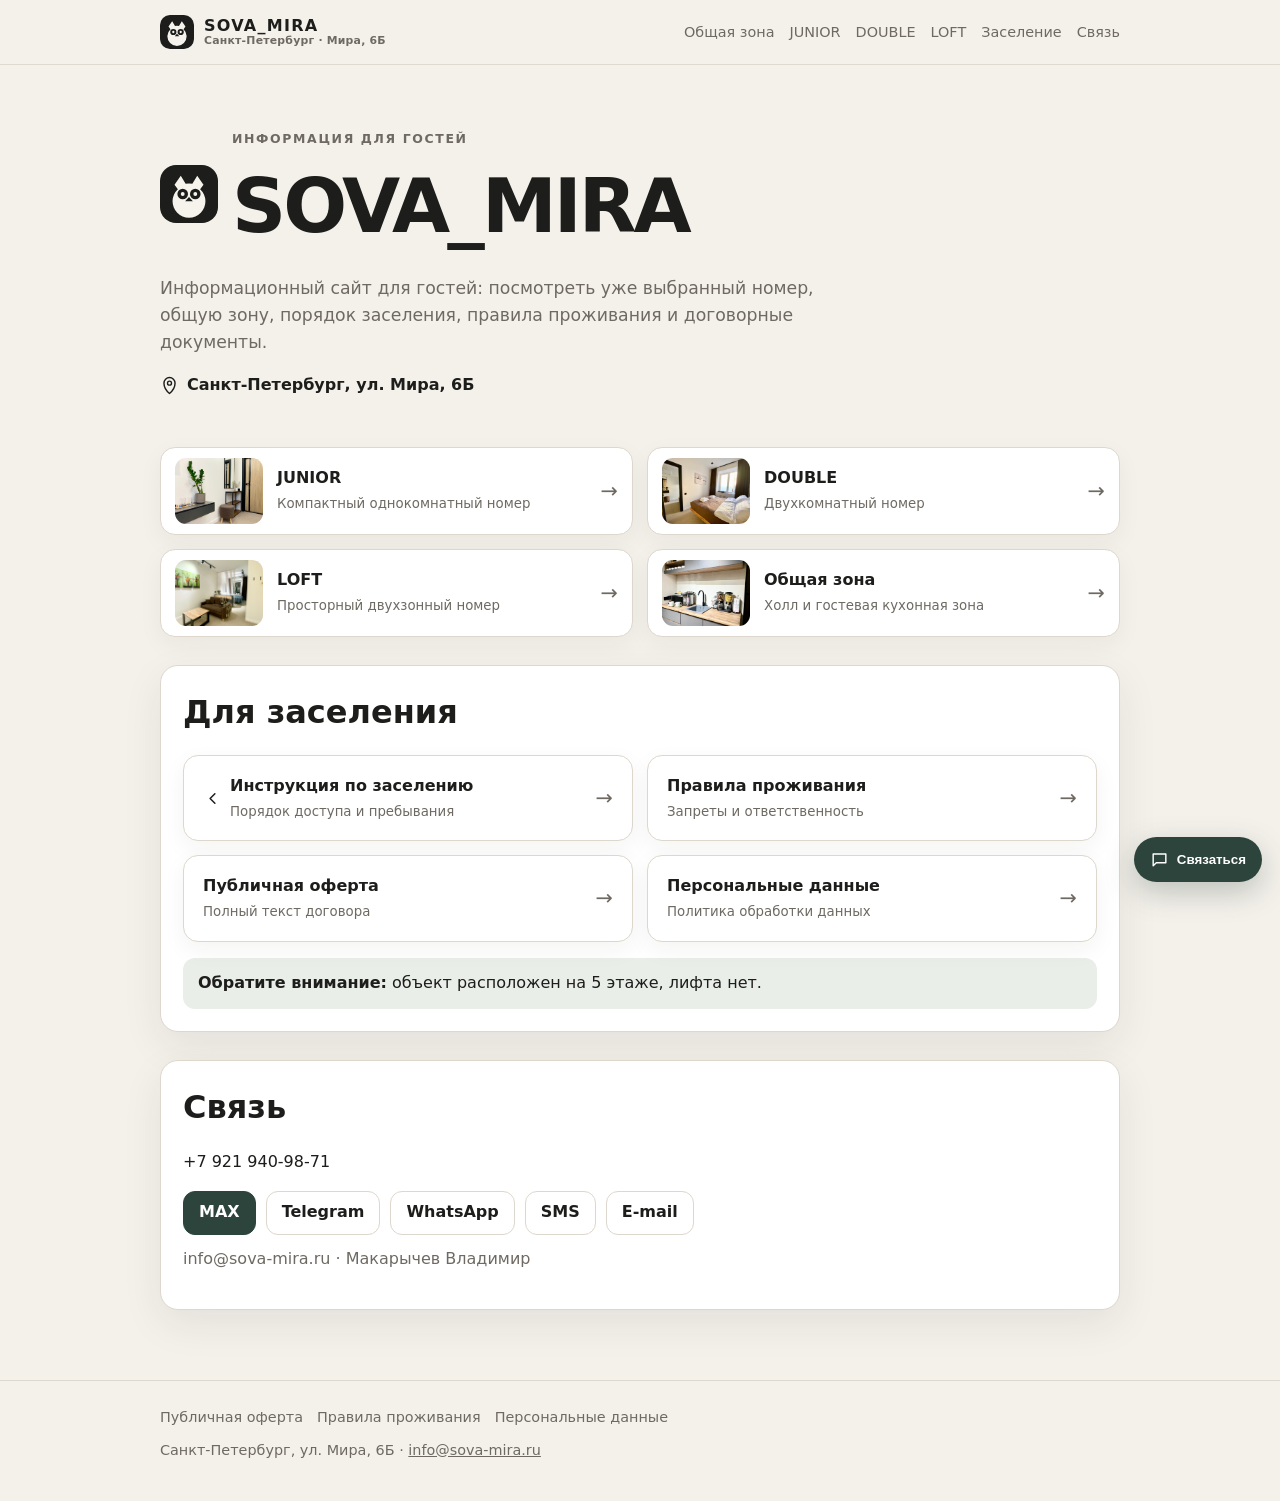
<file: index.html>
<!doctype html><html lang="ru"><head><meta charset="utf-8"><meta name="viewport" content="width=device-width,initial-scale=1"><title>SOVA_MIRA — информация для гостей</title><link rel="stylesheet" href="/assets/styles.css"><link rel="icon" href="/favicon.svg" type="image/svg+xml"></head><body><header><div class="wrap nav">
<a class="brand" href="/"><img src="/assets/logo.svg" alt="SOVA_MIRA"><span class="brand-copy"><span>SOVA_MIRA</span><small>Санкт-Петербург · Мира, 6Б</small></span></a>
<button class="nav-toggle" aria-label="Меню"><span class="icon"><svg viewBox="0 0 24 24" aria-hidden="true"><path d="M4 7h16M4 12h16M4 17h16" fill="none" stroke="currentColor" stroke-width="1.9" stroke-linecap="round"/></svg></span></button>
<nav>
<a href="/common/">Общая зона</a><a href="/junior/">JUNIOR</a><a href="/double/">DOUBLE</a><a href="/loft/">LOFT</a><a href="/checkin/">Заселение</a><a href="/#contact">Связь</a>
</nav></div></header><main><div class="wrap">
<section class="hero">
<div class="logo-hero"><img src="/assets/logo.svg" alt=""><div><div class="kicker">Информация для гостей</div><h1 style="margin-bottom:.18em">SOVA_MIRA</h1></div></div>
<p class="lead">Информационный сайт для гостей: посмотреть уже выбранный номер, общую зону, порядок заселения, правила проживания и договорные документы.</p>
<p><a class="map-link" href="https://yandex.ru/maps/?text=Санкт-Петербург%2C%20ул.%20Мира%2C%206Б" target="_blank" rel="noopener"><span class="icon"><svg viewBox="0 0 24 24" aria-hidden="true"><path d="M12 22s7-6 7-13a7 7 0 1 0-14 0c0 7 7 13 7 13z" fill="none" stroke="currentColor" stroke-width="1.8"/><circle cx="12" cy="9" r="2.5" fill="none" stroke="currentColor" stroke-width="1.8"/></svg></span> Санкт-Петербург, ул. Мира, 6Б</a></p>
</section>
<section class="grid">
<a class="link-card thumb-card" href="/junior/"><img src="/assets/images/junior/IMG_2765.jpeg" alt=""><div><strong>JUNIOR</strong><small>Компактный однокомнатный номер</small></div><span class="arrow">→</span></a>
<a class="link-card thumb-card" href="/double/"><img src="/assets/images/double/IMG_3053.jpeg" alt=""><div><strong>DOUBLE</strong><small>Двухкомнатный номер</small></div><span class="arrow">→</span></a>
<a class="link-card thumb-card" href="/loft/"><img src="/assets/images/loft/IMG_2557.jpeg" alt=""><div><strong>LOFT</strong><small>Просторный двухзонный номер</small></div><span class="arrow">→</span></a>
<a class="link-card thumb-card" href="/common/"><img src="/assets/images/common/IMG_2787.jpeg" alt=""><div><strong>Общая зона</strong><small>Холл и гостевая кухонная зона</small></div><span class="arrow">→</span></a>
</section>
<section class="section panel"><h2>Для заселения</h2><div class="grid">
<a class="link-card" href="/checkin/"><div class="quick-title"><span class="icon"><svg viewBox="0 0 24 24" aria-hidden="true"><path d="M15 18 9 12l6-6" fill="none" stroke="currentColor" stroke-width="1.9" stroke-linecap="round" stroke-linejoin="round"/></svg></span><div><strong>Инструкция по заселению</strong><small>Порядок доступа и пребывания</small></div></div><span class="arrow">→</span></a>
<a class="link-card" href="/rules/"><div><strong>Правила проживания</strong><small>Запреты и ответственность</small></div><span class="arrow">→</span></a>
<a class="link-card" href="/oferta/"><div><strong>Публичная оферта</strong><small>Полный текст договора</small></div><span class="arrow">→</span></a>
<a class="link-card" href="/privacy/"><div><strong>Персональные данные</strong><small>Политика обработки данных</small></div><span class="arrow">→</span></a>
</div><div class="note warning"><strong>Обратите внимание:</strong> объект расположен на 5 этаже, лифта нет.</div></section>
<section id="contact" class="section panel"><h2>Связь</h2><p>+7 921 940-98-71</p><div class="contacts">
<a class="btn primary" href="tel:+79219409871">MAX</a><a class="btn" href="tg://resolve?phone=79219409871">Telegram</a><a class="btn" href="https://wa.me/79219409871" target="_blank" rel="noopener">WhatsApp</a><a class="btn" href="sms:+79219409871">SMS</a><a class="btn" href="mailto:info@sova-mira.ru">E-mail</a>
</div><p style="color:var(--muted);margin-top:12px">info@sova-mira.ru · Макарычев Владимир</p></section>
</div></main><footer><div class="wrap"><div class="footer-links"><a href="/oferta/">Публичная оферта</a><a href="/rules/">Правила проживания</a><a href="/privacy/">Персональные данные</a></div><div>Санкт-Петербург, ул. Мира, 6Б · <a href="mailto:info@sova-mira.ru">info@sova-mira.ru</a></div></div></footer><div class="floating-contact">
<div class="contact-pop">
<a href="tel:+79219409871">MAX / звонок</a>
<a href="tg://resolve?phone=79219409871">Telegram</a>
<a href="https://wa.me/79219409871" target="_blank" rel="noopener">WhatsApp</a>
<a href="sms:+79219409871">SMS</a>
<a href="mailto:info@sova-mira.ru">E-mail</a>
</div>
<button type="button" data-contact-toggle><span class="icon"><svg viewBox="0 0 24 24" aria-hidden="true"><path d="M4 5h16v11H8l-4 4z" fill="none" stroke="currentColor" stroke-width="1.8" stroke-linejoin="round"/></svg></span> Связаться</button>
</div><script src="/assets/site.js"></script></body></html>
</file>
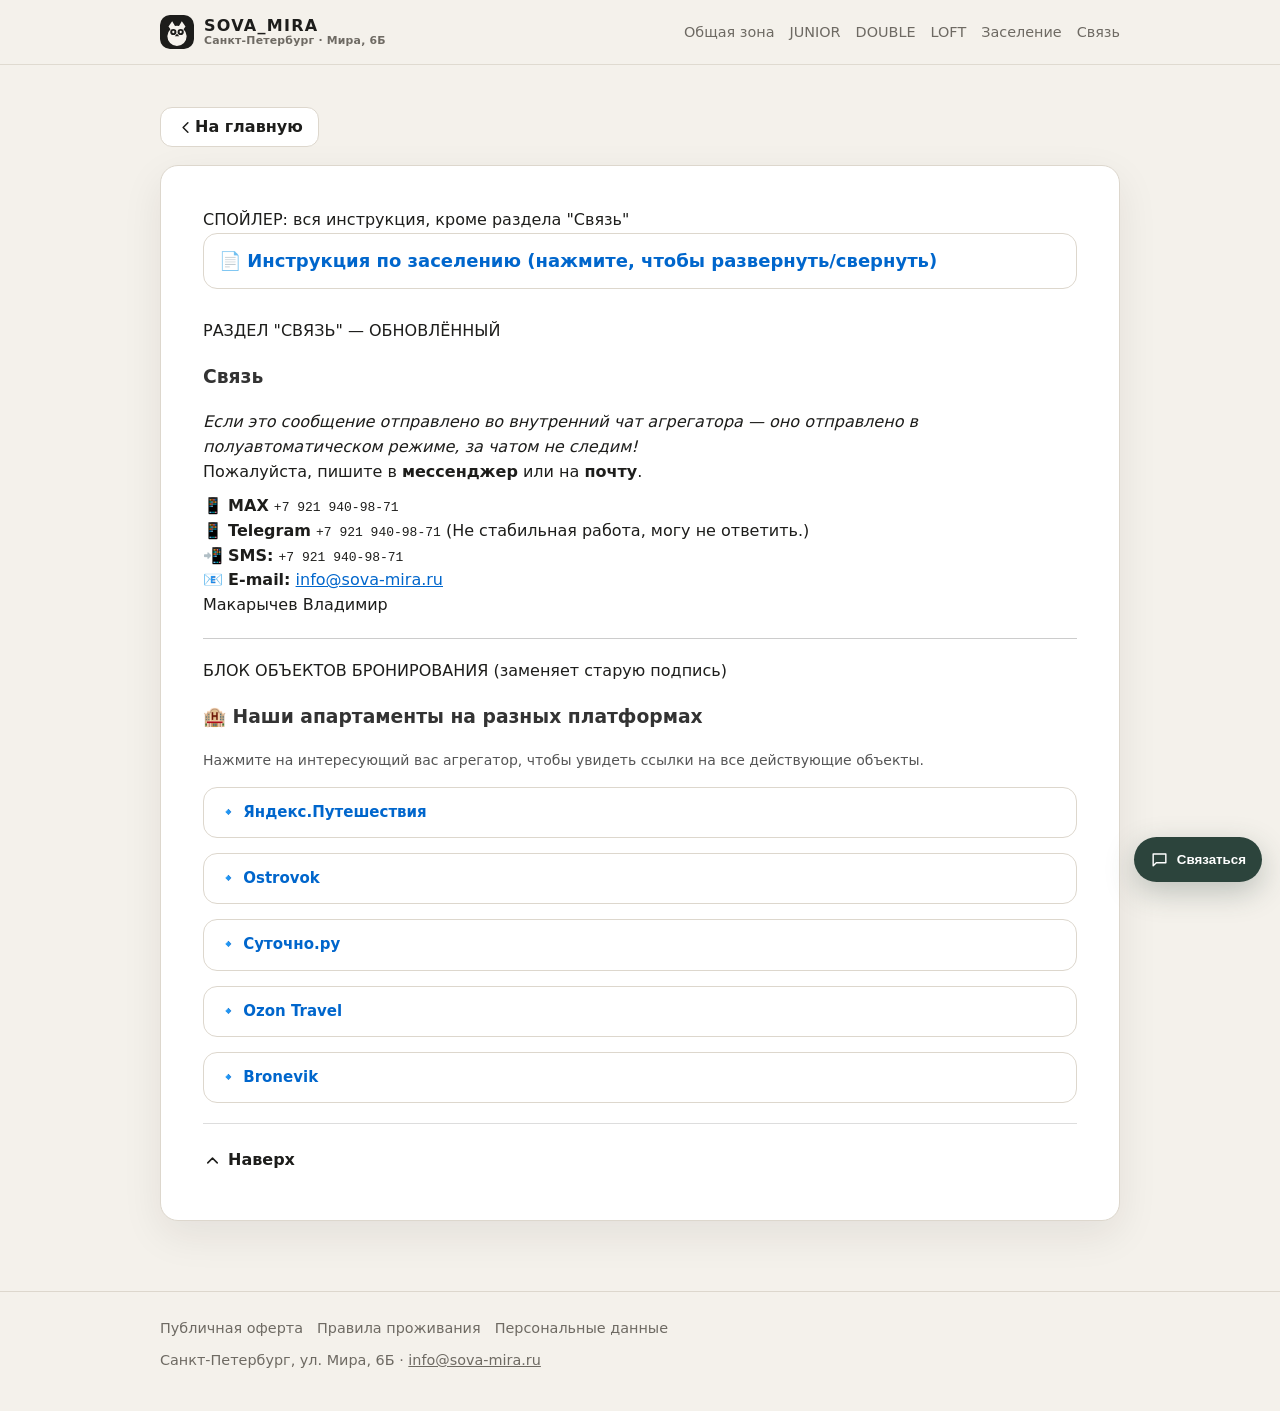
<file: checkin/index.html>
<!DOCTYPE html>
<html lang="ru"><head><meta charset="utf-8"/><meta content="width=device-width,initial-scale=1" name="viewport"/><title>Инструкция по заселению — SOVA_MIRA</title><link href="/assets/styles.css" rel="stylesheet"/><link href="/favicon.svg" rel="icon" type="image/svg+xml"/></head><body><header><div class="wrap nav">
<a class="brand" href="/"><img alt="SOVA_MIRA" src="/assets/logo.svg"/><span class="brand-copy"><span>SOVA_MIRA</span><small>Санкт-Петербург · Мира, 6Б</small></span></a>
<button aria-label="Меню" class="nav-toggle"><span class="icon"><svg aria-hidden="true" viewbox="0 0 24 24"><path d="M4 7h16M4 12h16M4 17h16" fill="none" stroke="currentColor" stroke-linecap="round" stroke-width="1.9"></path></svg></span></button>
<nav>
<a href="/common/">Общая зона</a><a href="/junior/">JUNIOR</a><a href="/double/">DOUBLE</a><a href="/loft/">LOFT</a><a href="/checkin/">Заселение</a><a href="/#contact">Связь</a>
</nav></div></header><main><div class="wrap"><div class="room-actions">
<a class="btn" href="/">
<span class="icon"><svg aria-hidden="true" viewbox="0 0 24 24"><path d="M15 18 9 12l6-6" fill="none" stroke="currentColor" stroke-linecap="round" stroke-linejoin="round" stroke-width="1.9"></path></svg></span>
    На главную
  </a>
</div><article class="doc canonical-instruction" id="top">
 СПОЙЛЕР: вся инструкция, кроме раздела "Связь" 
<details style="margin-bottom: 30px;">
<summary style="font-size: 18px; font-weight: bold; cursor: pointer; color: #0066cc;">📄 Инструкция по заселению (нажмите, чтобы развернуть/свернуть)</summary>
<div style="margin-top: 20px;">
<h2 style="color: #333;">Инструкция по заселению</h2>
<p><strong>Добрый день.</strong><br/>Для оформления заселения необходимы данные Нанимателя: Ф.И.О., серия и номер паспорта, дата выдачи, а также мобильный телефон для привязки электронных ключей.<br/>Отдельный бумажный договор подписывать не требуется. Условия краткосрочного найма оформлены в виде публичной оферты.</p>
<h3 style="color: #333;">Заселение / выселение</h3>
<p>Бесконтактно. После оформления заселения, принятия условий публичной оферты и выполнения необходимых расчётов вам предоставляется набор электронных ключей к электронным замкам, после чего вы самостоятельно заселяетесь / живёте / выселяетесь.</p>
<h3 style="color: #333;">Депозит и оплата</h3>
<p>В договоре прописан депозит <strong>5 000 руб.</strong> Он переводится на карту Сбербанка при заселении и возвращается после уборки номера (как правило, на следующий день).</p>
<p style="background:#fff4e5; border-left:4px solid #d97706; padding:10px 12px; margin:16px 0;"><strong>Важно:</strong> в помещении строго запрещены шумные вечеринки, нахождение несогласованных посетителей, курение, кальяны, крепкий алкоголь и любые животные. Полные правила: <a href="https://sova-mira.ru/rules/" target="_blank">sova-mira.ru/rules/</a></p>
<h3 style="color: #333;">Раннее заселение / позднее выселение</h3>
<ul>
<li><strong>Раннее заселение</strong> – бесплатно, если заезд происходит <strong>не ранее чем за 4 часа</strong> до обычного времени заселения. При более раннем заезде – платно.</li>
<li><strong>Позднее выселение</strong> – бесплатно, если выезд происходит <strong>не позднее чем через 4 часа</strong> после обычного времени выселения. При более позднем – платно.</li>
<li>Бесплатная услуга возможна только если номер свободен (нет брони до / после).</li>
</ul>
<h3 style="color: #333;">Что есть в номере</h3>
<p>Мини-бар, фен, отпариватель, электрическая сушилка для обуви, увлажнитель, электросушка для полотенец, часы, кондиционер, телевизор, фумигатор, набор для шитья, ложка для обуви, пара плечиков для одежды, пара зонтов.</p>
<h3 style="color: #333;">Wi‑Fi</h3>
<ul>
<li><strong>SOVA_MIRA</strong> — пароль: <code>sosiska0</code></li>
<li><strong>SOVA_MIRA_5G</strong> (5 ГГц, на случай глушения сигнала; актуально в праздники и массовые мероприятия) — пароль: <code>sosiska1</code></li>
</ul>
<h3 style="color: #333;">Фотофиксация номера</h3>
<p>При заезде и выезде сделайте несколько фотографий состояния номера и пришлите их в этот мессенджер. Мы ведём учёт / фотофиксацию состояния номера.</p>
<h3 style="color: #333;">Как попасть (адрес и вход)</h3>
<p><strong>Санкт-Петербург, ул. Мира 6, литер Б.</strong> Отдельно стоящий дом во дворе.<br/>
    ➜ 3‑й подъезд, домофон <code>76</code> (вызов / автоответ)<br/>
    ➜ 5 этаж, чёрная металлическая дверь с кодовым замком.</p>
<p><strong>Правила пользования замком:</strong></p>
<ul>
<li>После ввода пароля завершайте его символом <strong>#</strong>.</li>
<li>Придерживайте входную дверь, чтобы собачка замка успела зайти в затвор.</li>
<li>После закрытия замок голосом оповещает, что закрыт.</li>
<li>Кодовый замок-ручка в номер сам блокируется через 120 секунд. Действий по его блокировке не требуется.</li>
</ul>
<h3 style="color: #333;">Оферта и правила проживания</h3>
<p>До получения электронных ключей необходимо ознакомиться с условиями публичной оферты SOVA_MIRA и правилами проживания.<br/><a href="https://sova-mira.ru/oferta/" target="_blank">Публичная оферта</a> · <a href="https://sova-mira.ru/rules/" target="_blank">Правила проживания</a> · <a href="https://sova-mira.ru/privacy/" target="_blank">Политика обработки персональных данных</a><br/>Оплата бронирования / депозита, письменное подтверждение согласия либо фактическое заселение после предоставления ссылки на оферту означает принятие её условий.<br/><strong>Распечатывать, подписывать и фотографировать отдельный договор не требуется.</strong></p>
<hr style="border: none; border-top: 1px solid #ddd; margin: 20px 0;"/>
<p style="font-size: 12px; color: #666;">* Эта часть инструкции свёрнута для удобства, но вы можете развернуть её в любой момент.</p>
</div>
</details>
 РАЗДЕЛ "СВЯЗЬ" — ОБНОВЛЁННЫЙ 
<div style="margin-top: 10px;">
<h3 style="color: #333;">Связь</h3>
<p><em>Если это сообщение отправлено во внутренний чат агрегатора — оно отправлено в полуавтоматическом режиме, за чатом не следим!</em><br/>
  Пожалуйста, пишите в <strong>мессенджер</strong> или на <strong>почту</strong>.</p>
<p>
    📱 <strong>MAX</strong> <code>+7 921 940-98-71</code><br/>
    📱 <strong>Telegram</strong> <code>+7 921 940-98-71</code> (Не стабильная работа, могу не ответить.)<br/>
    📲 <strong>SMS:</strong> <code>+7 921 940-98-71</code><br/>
    📧 <strong>E-mail:</strong> <a href="mailto:info@sova-mira.ru" style="color: #0066cc;">info@sova-mira.ru</a><br/>
    Макарычев Владимир
  </p>
<hr style="border: none; border-top: 1px solid #ccc; margin: 20px 0;"/>
</div>
 БЛОК ОБЪЕКТОВ БРОНИРОВАНИЯ (заменяет старую подпись) 
<div style="margin-top: 10px;">
<h3 style="color: #333;">🏨 Наши апартаменты на разных платформах</h3>
<p style="font-size: 14px; color: #555; margin-bottom: 15px;">Нажмите на интересующий вас агрегатор, чтобы увидеть ссылки на все действующие объекты.</p>
<!-- 1. Яндекс.Путешествия -->
<details style="margin-bottom: 15px;">
<summary style="font-weight: bold; cursor: pointer; color: #0066cc; font-size: 15px;">🔹 Яндекс.Путешествия</summary>
<div style="margin-top: 10px; margin-left: 20px;">
<div style="margin-bottom: 8px;"><a href="https://travel.yandex.ru/hotels/saint-petersburg/sova-mira-uiutnyi-junior/" style="color: #0066cc; text-decoration: underline; font-size: 14px;" target="_blank">Апартаменты Sova_Mira Уютный Junior</a></div>
<div style="margin-bottom: 8px;"><a href="https://travel.yandex.ru/hotels/saint-petersburg/sova-mira-dvukhkomnatnyi-duble/" style="color: #0066cc; text-decoration: underline; font-size: 14px;" target="_blank">Апартаменты Sova_Mira Двухкомнатный Double</a></div>
<div style="margin-bottom: 8px;"><a href="https://travel.yandex.ru/hotels/saint-petersburg/sova-mira-dvukh-zonnyi-loft/" style="color: #0066cc; text-decoration: underline; font-size: 14px;" target="_blank">Апартаменты Sova_Mira Двух-зонный Loft</a></div>
</div>
</details>
<!-- 2. Ostrovok -->
<details style="margin-bottom: 15px;">
<summary style="font-weight: bold; cursor: pointer; color: #0066cc; font-size: 15px;">🔹 Ostrovok</summary>
<div style="margin-top: 10px; margin-left: 20px;">
<div style="margin-bottom: 8px;"><a href="https://ostrovok.ru/hotel/russia/st._petersburg/mid13394141/sova_mira_apartment_1/" style="color: #0066cc; text-decoration: underline; font-size: 14px;" target="_blank">Апартаменты Sova_Mira Уютный Junior</a></div>
<div style="margin-bottom: 8px;"><a href="https://ostrovok.ru/hotel/russia/st._petersburg/mid13394137/sova_mira_apartment_2/" style="color: #0066cc; text-decoration: underline; font-size: 14px;" target="_blank">Апартаменты Sova_Mira Двухкомнатный Double</a></div>
<div style="margin-bottom: 8px;"><a href="https://ostrovok.ru/hotel/russia/st._petersburg/mid13126610/sova_mira_mini_hotel/" style="color: #0066cc; text-decoration: underline; font-size: 14px;" target="_blank">Апартаменты Sova_Mira Двух-зонный Loft</a></div>
</div>
</details>
<!-- 3. Суточно.ру -->
<details style="margin-bottom: 15px;">
<summary style="font-weight: bold; cursor: pointer; color: #0066cc; font-size: 15px;">🔹 Суточно.ру</summary>
<div style="margin-top: 10px; margin-left: 20px;">
<div style="margin-bottom: 8px;"><a href="https://sutochno.ru/front/searchapp/detail/1918949?host_id=12384452&amp;host_device=PC&amp;guest_id=" style="color: #0066cc; text-decoration: underline; font-size: 14px;" target="_blank">Апартаменты Sova_Mira Уютный Junior</a></div>
<div style="margin-bottom: 8px;"><a href="https://sutochno.ru/front/searchapp/detail/1919019?host_id=12384452&amp;host_device=PC&amp;guest_id=" style="color: #0066cc; text-decoration: underline; font-size: 14px;" target="_blank">Апартаменты Sova_Mira Двухкомнатный Double</a></div>
<div style="margin-bottom: 8px;"><a href="https://sutochno.ru/front/searchapp/detail/1918983?host_id=12384452&amp;host_device=PC&amp;guest_id=" style="color: #0066cc; text-decoration: underline; font-size: 14px;" target="_blank">Апартаменты Sova_Mira Двух-зонный Loft</a></div>
</div>
</details>
<!-- 4. Ozon Travel -->
<details style="margin-bottom: 15px;">
<summary style="font-weight: bold; cursor: pointer; color: #0066cc; font-size: 15px;">🔹 Ozon Travel</summary>
<div style="margin-top: 10px; margin-left: 20px;">
<div style="margin-bottom: 8px;"><a href="https://www.ozon.ru/travel/hotels/product/1787957824/" style="color: #0066cc; text-decoration: underline; font-size: 14px;" target="_blank">Апартаменты SOVA_MIRA (общая страница)</a></div>
</div>
</details>
<!-- 5. Bronevik -->
<details style="margin-bottom: 15px;">
<summary style="font-weight: bold; cursor: pointer; color: #0066cc; font-size: 15px;">🔹 Bronevik</summary>
<div style="margin-top: 10px; margin-left: 20px;">
<div style="margin-bottom: 8px;"><a href="https://bronevik.com/ru/hotel/russia/saint-petersburg/sova-mira" style="color: #0066cc; text-decoration: underline; font-size: 14px;" target="_blank">Апартаменты SOVA_MIRA (общая страница)</a></div>
</div>
</details>
<hr style="border: none; border-top: 1px solid #ddd; margin: 20px 0 0 0;"/>
</div>
<a class="back-top" href="#top">
<span class="icon"><svg aria-hidden="true" viewbox="0 0 24 24"><path d="m6 15 6-6 6 6" fill="none" stroke="currentColor" stroke-linecap="round" stroke-linejoin="round" stroke-width="1.9"></path></svg></span>
  Наверх
</a></article></div></main><footer><div class="wrap"><div class="footer-links"><a href="/oferta/">Публичная оферта</a><a href="/rules/">Правила проживания</a><a href="/privacy/">Персональные данные</a></div><div>Санкт-Петербург, ул. Мира, 6Б · <a href="mailto:info@sova-mira.ru">info@sova-mira.ru</a></div></div></footer><div class="floating-contact">
<div class="contact-pop">
<a href="tel:+79219409871">MAX / звонок</a>
<a href="tg://resolve?phone=79219409871">Telegram</a>
<a href="https://wa.me/79219409871" rel="noopener" target="_blank">WhatsApp</a>
<a href="sms:+79219409871">SMS</a>
<a href="mailto:info@sova-mira.ru">E-mail</a>
</div>
<button data-contact-toggle="" type="button"><span class="icon"><svg aria-hidden="true" viewbox="0 0 24 24"><path d="M4 5h16v11H8l-4 4z" fill="none" stroke="currentColor" stroke-linejoin="round" stroke-width="1.8"></path></svg></span> Связаться</button>
</div><script src="/assets/site.js"></script></body></html>
</file>
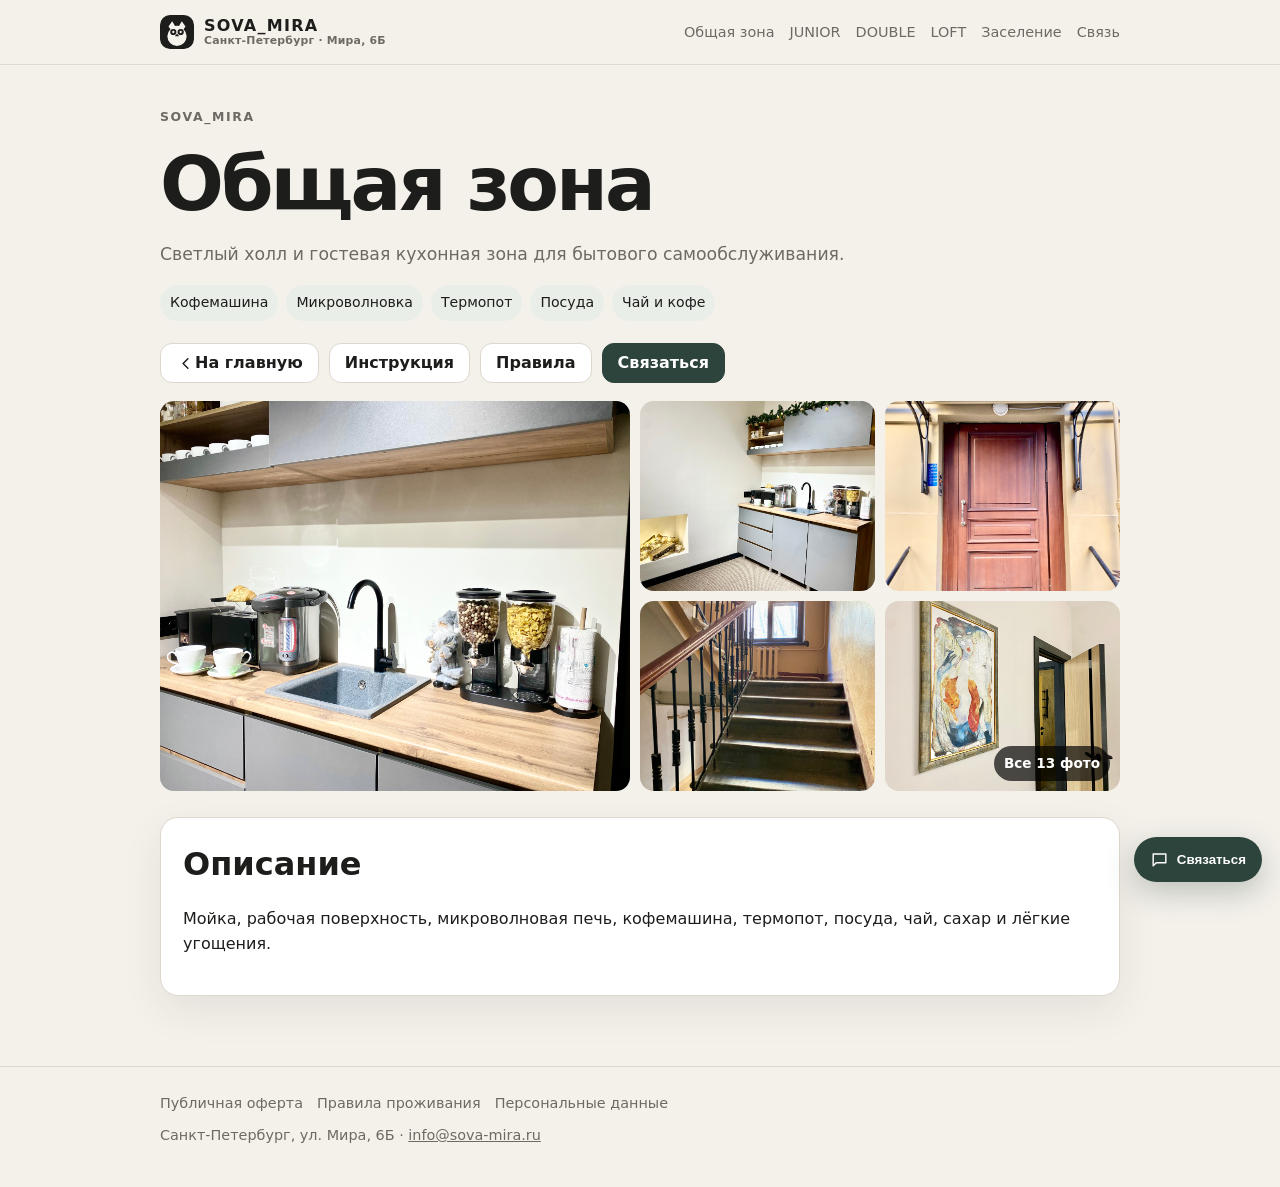
<file: common/index.html>
<!doctype html><html lang="ru"><head><meta charset="utf-8"><meta name="viewport" content="width=device-width,initial-scale=1"><title>Общая зона — SOVA_MIRA</title><link rel="stylesheet" href="/assets/styles.css"><link rel="icon" href="/favicon.svg" type="image/svg+xml"></head><body><header><div class="wrap nav">
<a class="brand" href="/"><img src="/assets/logo.svg" alt="SOVA_MIRA"><span class="brand-copy"><span>SOVA_MIRA</span><small>Санкт-Петербург · Мира, 6Б</small></span></a>
<button class="nav-toggle" aria-label="Меню"><span class="icon"><svg viewBox="0 0 24 24" aria-hidden="true"><path d="M4 7h16M4 12h16M4 17h16" fill="none" stroke="currentColor" stroke-width="1.9" stroke-linecap="round"/></svg></span></button>
<nav>
<a href="/common/">Общая зона</a><a href="/junior/">JUNIOR</a><a href="/double/">DOUBLE</a><a href="/loft/">LOFT</a><a href="/checkin/">Заселение</a><a href="/#contact">Связь</a>
</nav></div></header><main><div class="wrap"><section><div class="kicker">SOVA_MIRA</div><h1>Общая зона</h1><p class="lead">Светлый холл и гостевая кухонная зона для бытового самообслуживания.</p><div class="facts"><span class="fact">Кофемашина</span><span class="fact">Микроволновка</span><span class="fact">Термопот</span><span class="fact">Посуда</span><span class="fact">Чай и кофе</span></div></section><div class="room-actions"><a class="btn" href="/"><span class="icon"><svg viewBox="0 0 24 24" aria-hidden="true"><path d="M15 18 9 12l6-6" fill="none" stroke="currentColor" stroke-width="1.9" stroke-linecap="round" stroke-linejoin="round"/></svg></span> На главную</a><a class="btn" href="/checkin/">Инструкция</a><a class="btn" href="/rules/">Правила</a><a class="btn primary" href="/#contact">Связаться</a></div><div class="gallery-preview"><a href="/assets/images/common/IMG_2787.jpeg" data-lightbox><img src="/assets/images/common/IMG_2787.jpeg" loading="lazy" alt=""></a><a href="/assets/images/common/IMG_2788.jpeg" data-lightbox><img src="/assets/images/common/IMG_2788.jpeg" loading="lazy" alt=""></a><a href="/assets/images/common/IMG_3040.jpeg" data-lightbox><img src="/assets/images/common/IMG_3040.jpeg" loading="lazy" alt=""></a><a href="/assets/images/common/IMG_3045.jpeg" data-lightbox><img src="/assets/images/common/IMG_3045.jpeg" loading="lazy" alt=""></a><a href="/assets/images/common/IMG_3123.jpeg" data-lightbox><img src="/assets/images/common/IMG_3123.jpeg" loading="lazy" alt=""><span class="more">Все 13 фото</span></a></div><a href="/assets/images/common/IMG_3130.jpeg" data-lightbox style="display:none"><img src="/assets/images/common/IMG_3130.jpeg" alt=""></a><a href="/assets/images/common/IMG_3153.jpeg" data-lightbox style="display:none"><img src="/assets/images/common/IMG_3153.jpeg" alt=""></a><a href="/assets/images/common/IMG_3217.jpeg" data-lightbox style="display:none"><img src="/assets/images/common/IMG_3217.jpeg" alt=""></a><a href="/assets/images/common/IMG_3222.jpeg" data-lightbox style="display:none"><img src="/assets/images/common/IMG_3222.jpeg" alt=""></a><a href="/assets/images/common/IMG_3223.jpeg" data-lightbox style="display:none"><img src="/assets/images/common/IMG_3223.jpeg" alt=""></a><a href="/assets/images/common/IMG_3231.jpeg" data-lightbox style="display:none"><img src="/assets/images/common/IMG_3231.jpeg" alt=""></a><a href="/assets/images/common/IMG_3232.jpeg" data-lightbox style="display:none"><img src="/assets/images/common/IMG_3232.jpeg" alt=""></a><a href="/assets/images/common/IMG_3233.jpeg" data-lightbox style="display:none"><img src="/assets/images/common/IMG_3233.jpeg" alt=""></a><section class="details panel"><h2>Описание</h2><p>Мойка, рабочая поверхность, микроволновая печь, кофемашина, термопот, посуда, чай, сахар и лёгкие угощения.</p></section></div></main><footer><div class="wrap"><div class="footer-links"><a href="/oferta/">Публичная оферта</a><a href="/rules/">Правила проживания</a><a href="/privacy/">Персональные данные</a></div><div>Санкт-Петербург, ул. Мира, 6Б · <a href="mailto:info@sova-mira.ru">info@sova-mira.ru</a></div></div></footer><div class="floating-contact">
<div class="contact-pop">
<a href="tel:+79219409871">MAX / звонок</a>
<a href="tg://resolve?phone=79219409871">Telegram</a>
<a href="https://wa.me/79219409871" target="_blank" rel="noopener">WhatsApp</a>
<a href="sms:+79219409871">SMS</a>
<a href="mailto:info@sova-mira.ru">E-mail</a>
</div>
<button type="button" data-contact-toggle><span class="icon"><svg viewBox="0 0 24 24" aria-hidden="true"><path d="M4 5h16v11H8l-4 4z" fill="none" stroke="currentColor" stroke-width="1.8" stroke-linejoin="round"/></svg></span> Связаться</button>
</div><script src="/assets/site.js"></script></body></html>
</file>
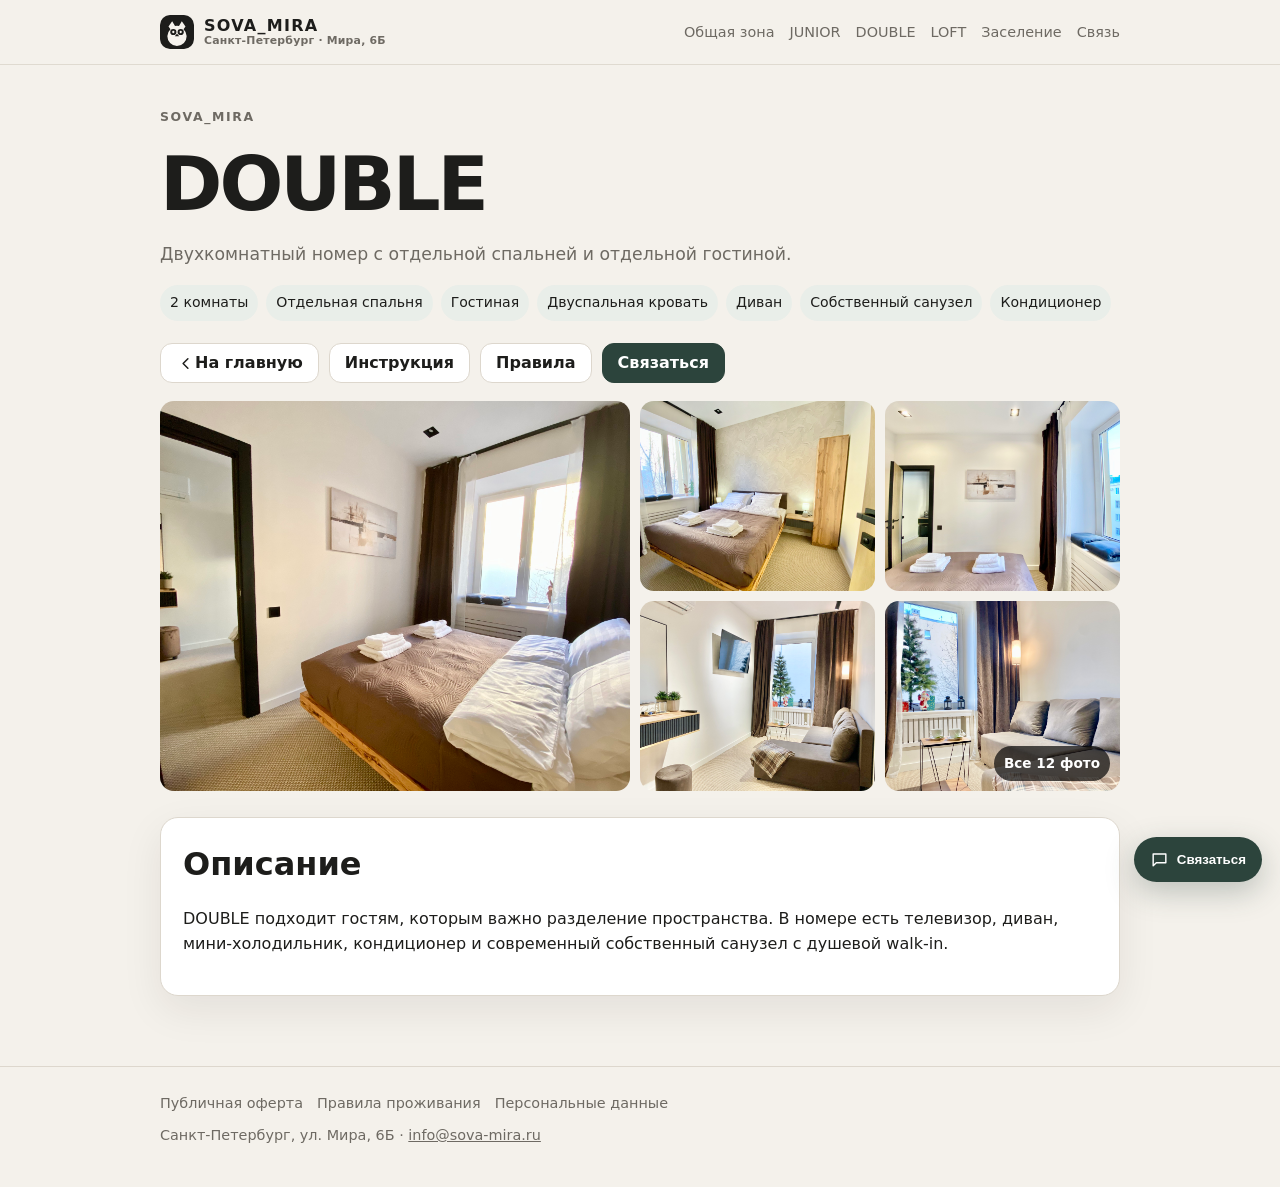
<file: double/index.html>
<!doctype html><html lang="ru"><head><meta charset="utf-8"><meta name="viewport" content="width=device-width,initial-scale=1"><title>DOUBLE — SOVA_MIRA</title><link rel="stylesheet" href="/assets/styles.css"><link rel="icon" href="/favicon.svg" type="image/svg+xml"></head><body><header><div class="wrap nav">
<a class="brand" href="/"><img src="/assets/logo.svg" alt="SOVA_MIRA"><span class="brand-copy"><span>SOVA_MIRA</span><small>Санкт-Петербург · Мира, 6Б</small></span></a>
<button class="nav-toggle" aria-label="Меню"><span class="icon"><svg viewBox="0 0 24 24" aria-hidden="true"><path d="M4 7h16M4 12h16M4 17h16" fill="none" stroke="currentColor" stroke-width="1.9" stroke-linecap="round"/></svg></span></button>
<nav>
<a href="/common/">Общая зона</a><a href="/junior/">JUNIOR</a><a href="/double/">DOUBLE</a><a href="/loft/">LOFT</a><a href="/checkin/">Заселение</a><a href="/#contact">Связь</a>
</nav></div></header><main><div class="wrap"><section><div class="kicker">SOVA_MIRA</div><h1>DOUBLE</h1><p class="lead">Двухкомнатный номер с отдельной спальней и отдельной гостиной.</p><div class="facts"><span class="fact">2 комнаты</span><span class="fact">Отдельная спальня</span><span class="fact">Гостиная</span><span class="fact">Двуспальная кровать</span><span class="fact">Диван</span><span class="fact">Собственный санузел</span><span class="fact">Кондиционер</span></div></section><div class="room-actions"><a class="btn" href="/"><span class="icon"><svg viewBox="0 0 24 24" aria-hidden="true"><path d="M15 18 9 12l6-6" fill="none" stroke="currentColor" stroke-width="1.9" stroke-linecap="round" stroke-linejoin="round"/></svg></span> На главную</a><a class="btn" href="/checkin/">Инструкция</a><a class="btn" href="/rules/">Правила</a><a class="btn primary" href="/#contact">Связаться</a></div><div class="gallery-preview"><a href="/assets/images/double/IMG_3053.jpeg" data-lightbox><img src="/assets/images/double/IMG_3053.jpeg" loading="lazy" alt=""></a><a href="/assets/images/double/IMG_3055.jpeg" data-lightbox><img src="/assets/images/double/IMG_3055.jpeg" loading="lazy" alt=""></a><a href="/assets/images/double/IMG_3063.jpeg" data-lightbox><img src="/assets/images/double/IMG_3063.jpeg" loading="lazy" alt=""></a><a href="/assets/images/double/IMG_3064.jpeg" data-lightbox><img src="/assets/images/double/IMG_3064.jpeg" loading="lazy" alt=""></a><a href="/assets/images/double/IMG_3066.jpeg" data-lightbox><img src="/assets/images/double/IMG_3066.jpeg" loading="lazy" alt=""><span class="more">Все 12 фото</span></a></div><a href="/assets/images/double/IMG_3068.jpeg" data-lightbox style="display:none"><img src="/assets/images/double/IMG_3068.jpeg" alt=""></a><a href="/assets/images/double/IMG_3071.jpeg" data-lightbox style="display:none"><img src="/assets/images/double/IMG_3071.jpeg" alt=""></a><a href="/assets/images/double/IMG_3080.jpeg" data-lightbox style="display:none"><img src="/assets/images/double/IMG_3080.jpeg" alt=""></a><a href="/assets/images/double/IMG_3081.jpeg" data-lightbox style="display:none"><img src="/assets/images/double/IMG_3081.jpeg" alt=""></a><a href="/assets/images/double/IMG_3082.jpeg" data-lightbox style="display:none"><img src="/assets/images/double/IMG_3082.jpeg" alt=""></a><a href="/assets/images/double/IMG_3084.jpeg" data-lightbox style="display:none"><img src="/assets/images/double/IMG_3084.jpeg" alt=""></a><a href="/assets/images/double/IMG_3086.jpeg" data-lightbox style="display:none"><img src="/assets/images/double/IMG_3086.jpeg" alt=""></a><section class="details panel"><h2>Описание</h2><p>DOUBLE подходит гостям, которым важно разделение пространства. В номере есть телевизор, диван, мини‑холодильник, кондиционер и современный собственный санузел с душевой walk‑in.</p></section></div></main><footer><div class="wrap"><div class="footer-links"><a href="/oferta/">Публичная оферта</a><a href="/rules/">Правила проживания</a><a href="/privacy/">Персональные данные</a></div><div>Санкт-Петербург, ул. Мира, 6Б · <a href="mailto:info@sova-mira.ru">info@sova-mira.ru</a></div></div></footer><div class="floating-contact">
<div class="contact-pop">
<a href="tel:+79219409871">MAX / звонок</a>
<a href="tg://resolve?phone=79219409871">Telegram</a>
<a href="https://wa.me/79219409871" target="_blank" rel="noopener">WhatsApp</a>
<a href="sms:+79219409871">SMS</a>
<a href="mailto:info@sova-mira.ru">E-mail</a>
</div>
<button type="button" data-contact-toggle><span class="icon"><svg viewBox="0 0 24 24" aria-hidden="true"><path d="M4 5h16v11H8l-4 4z" fill="none" stroke="currentColor" stroke-width="1.8" stroke-linejoin="round"/></svg></span> Связаться</button>
</div><script src="/assets/site.js"></script></body></html>
</file>
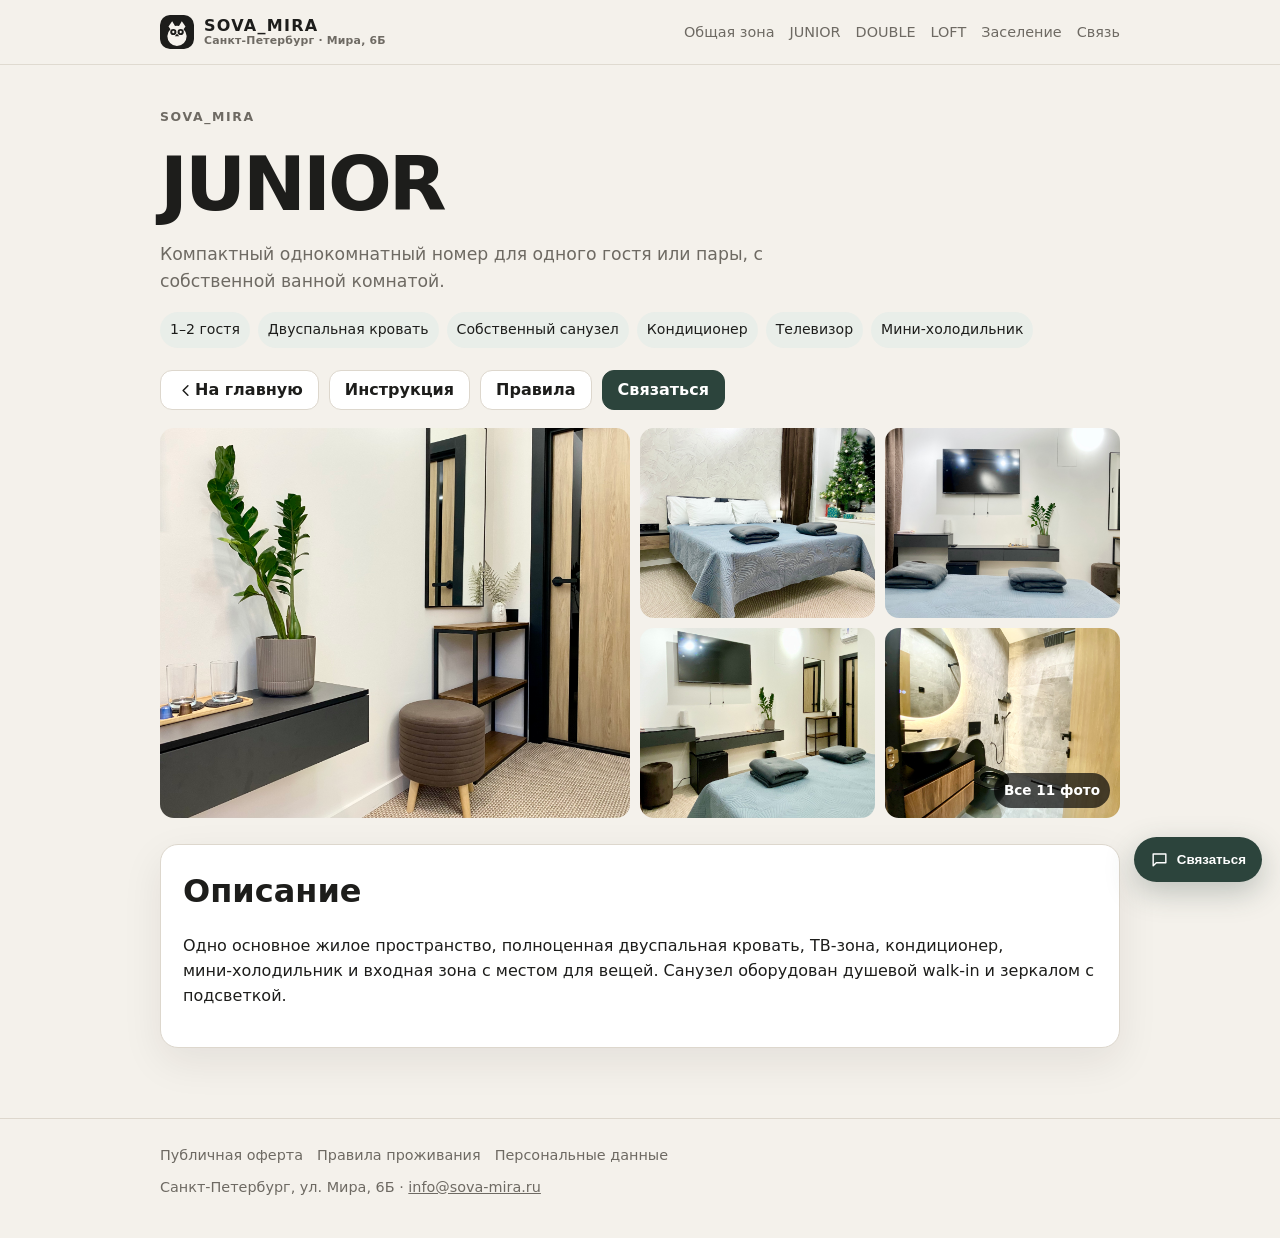
<file: junior/index.html>
<!doctype html><html lang="ru"><head><meta charset="utf-8"><meta name="viewport" content="width=device-width,initial-scale=1"><title>JUNIOR — SOVA_MIRA</title><link rel="stylesheet" href="/assets/styles.css"><link rel="icon" href="/favicon.svg" type="image/svg+xml"></head><body><header><div class="wrap nav">
<a class="brand" href="/"><img src="/assets/logo.svg" alt="SOVA_MIRA"><span class="brand-copy"><span>SOVA_MIRA</span><small>Санкт-Петербург · Мира, 6Б</small></span></a>
<button class="nav-toggle" aria-label="Меню"><span class="icon"><svg viewBox="0 0 24 24" aria-hidden="true"><path d="M4 7h16M4 12h16M4 17h16" fill="none" stroke="currentColor" stroke-width="1.9" stroke-linecap="round"/></svg></span></button>
<nav>
<a href="/common/">Общая зона</a><a href="/junior/">JUNIOR</a><a href="/double/">DOUBLE</a><a href="/loft/">LOFT</a><a href="/checkin/">Заселение</a><a href="/#contact">Связь</a>
</nav></div></header><main><div class="wrap"><section><div class="kicker">SOVA_MIRA</div><h1>JUNIOR</h1><p class="lead">Компактный однокомнатный номер для одного гостя или пары, с собственной ванной комнатой.</p><div class="facts"><span class="fact">1–2 гостя</span><span class="fact">Двуспальная кровать</span><span class="fact">Собственный санузел</span><span class="fact">Кондиционер</span><span class="fact">Телевизор</span><span class="fact">Мини‑холодильник</span></div></section><div class="room-actions"><a class="btn" href="/"><span class="icon"><svg viewBox="0 0 24 24" aria-hidden="true"><path d="M15 18 9 12l6-6" fill="none" stroke="currentColor" stroke-width="1.9" stroke-linecap="round" stroke-linejoin="round"/></svg></span> На главную</a><a class="btn" href="/checkin/">Инструкция</a><a class="btn" href="/rules/">Правила</a><a class="btn primary" href="/#contact">Связаться</a></div><div class="gallery-preview"><a href="/assets/images/junior/IMG_2765.jpeg" data-lightbox><img src="/assets/images/junior/IMG_2765.jpeg" loading="lazy" alt=""></a><a href="/assets/images/junior/IMG_2806.jpeg" data-lightbox><img src="/assets/images/junior/IMG_2806.jpeg" loading="lazy" alt=""></a><a href="/assets/images/junior/IMG_2812.jpeg" data-lightbox><img src="/assets/images/junior/IMG_2812.jpeg" loading="lazy" alt=""></a><a href="/assets/images/junior/IMG_2823.jpeg" data-lightbox><img src="/assets/images/junior/IMG_2823.jpeg" loading="lazy" alt=""></a><a href="/assets/images/junior/IMG_3102.jpeg" data-lightbox><img src="/assets/images/junior/IMG_3102.jpeg" loading="lazy" alt=""><span class="more">Все 11 фото</span></a></div><a href="/assets/images/junior/IMG_3107.jpeg" data-lightbox style="display:none"><img src="/assets/images/junior/IMG_3107.jpeg" alt=""></a><a href="/assets/images/junior/IMG_3110.jpeg" data-lightbox style="display:none"><img src="/assets/images/junior/IMG_3110.jpeg" alt=""></a><a href="/assets/images/junior/IMG_3114.jpeg" data-lightbox style="display:none"><img src="/assets/images/junior/IMG_3114.jpeg" alt=""></a><a href="/assets/images/junior/IMG_3128.jpeg" data-lightbox style="display:none"><img src="/assets/images/junior/IMG_3128.jpeg" alt=""></a><a href="/assets/images/junior/IMG_3132.jpeg" data-lightbox style="display:none"><img src="/assets/images/junior/IMG_3132.jpeg" alt=""></a><a href="/assets/images/junior/IMG_3209.jpeg" data-lightbox style="display:none"><img src="/assets/images/junior/IMG_3209.jpeg" alt=""></a><section class="details panel"><h2>Описание</h2><p>Одно основное жилое пространство, полноценная двуспальная кровать, ТВ‑зона, кондиционер, мини‑холодильник и входная зона с местом для вещей. Санузел оборудован душевой walk‑in и зеркалом с подсветкой.</p></section></div></main><footer><div class="wrap"><div class="footer-links"><a href="/oferta/">Публичная оферта</a><a href="/rules/">Правила проживания</a><a href="/privacy/">Персональные данные</a></div><div>Санкт-Петербург, ул. Мира, 6Б · <a href="mailto:info@sova-mira.ru">info@sova-mira.ru</a></div></div></footer><div class="floating-contact">
<div class="contact-pop">
<a href="tel:+79219409871">MAX / звонок</a>
<a href="tg://resolve?phone=79219409871">Telegram</a>
<a href="https://wa.me/79219409871" target="_blank" rel="noopener">WhatsApp</a>
<a href="sms:+79219409871">SMS</a>
<a href="mailto:info@sova-mira.ru">E-mail</a>
</div>
<button type="button" data-contact-toggle><span class="icon"><svg viewBox="0 0 24 24" aria-hidden="true"><path d="M4 5h16v11H8l-4 4z" fill="none" stroke="currentColor" stroke-width="1.8" stroke-linejoin="round"/></svg></span> Связаться</button>
</div><script src="/assets/site.js"></script></body></html>
</file>
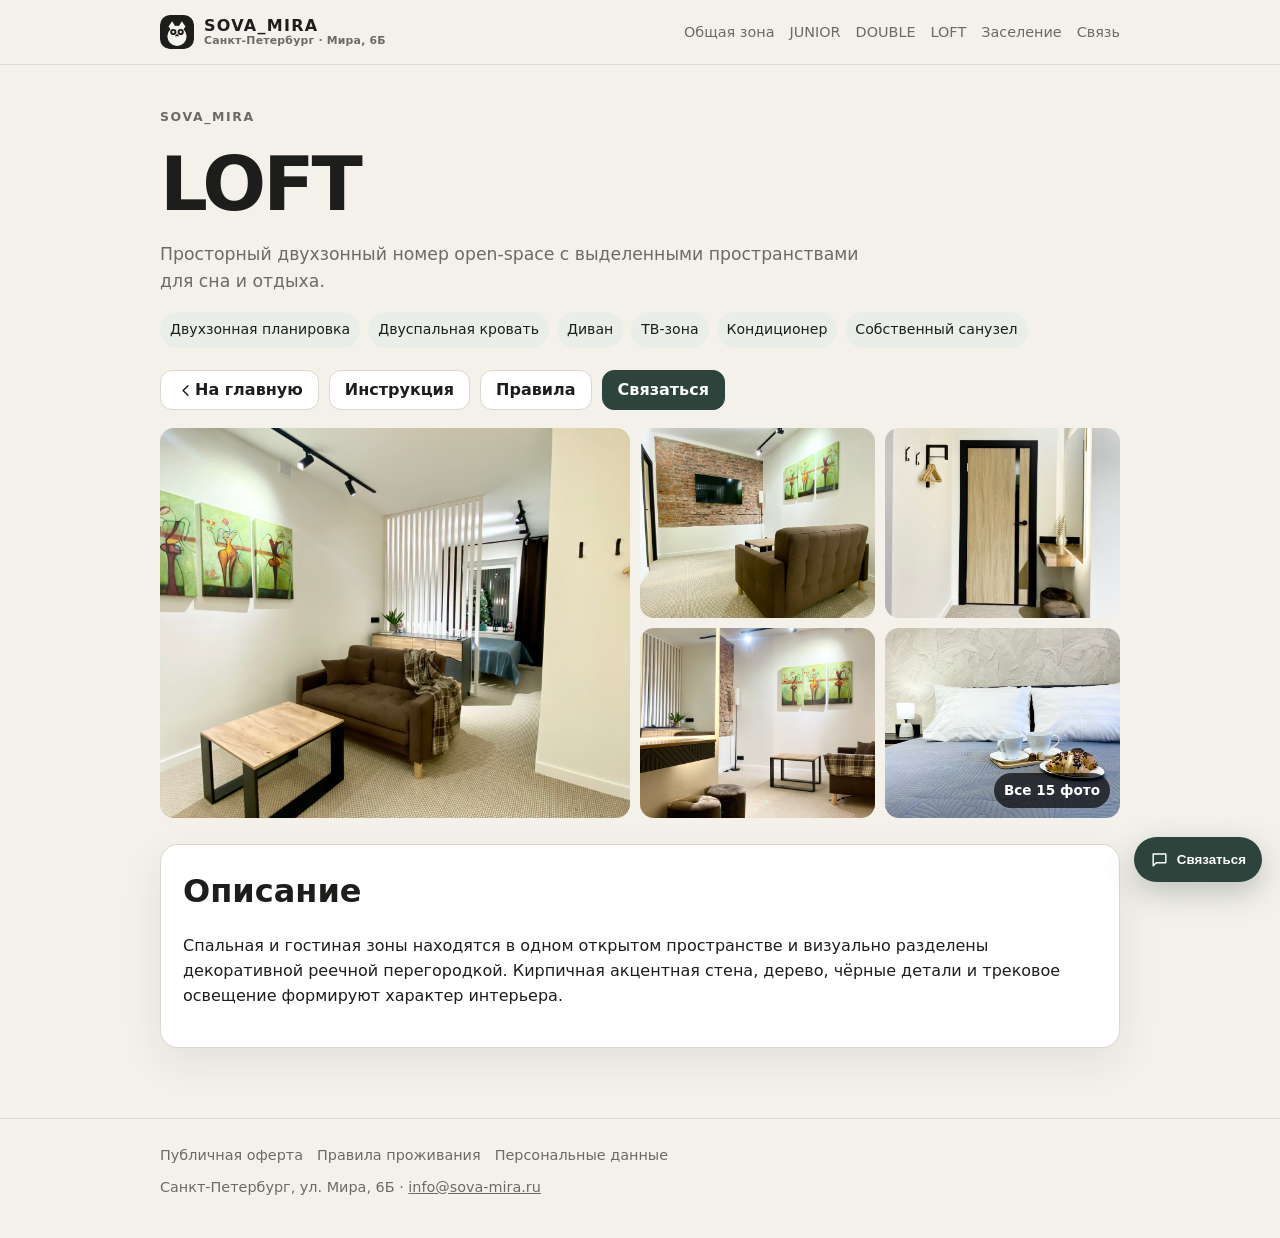
<file: loft/index.html>
<!doctype html><html lang="ru"><head><meta charset="utf-8"><meta name="viewport" content="width=device-width,initial-scale=1"><title>LOFT — SOVA_MIRA</title><link rel="stylesheet" href="/assets/styles.css"><link rel="icon" href="/favicon.svg" type="image/svg+xml"></head><body><header><div class="wrap nav">
<a class="brand" href="/"><img src="/assets/logo.svg" alt="SOVA_MIRA"><span class="brand-copy"><span>SOVA_MIRA</span><small>Санкт-Петербург · Мира, 6Б</small></span></a>
<button class="nav-toggle" aria-label="Меню"><span class="icon"><svg viewBox="0 0 24 24" aria-hidden="true"><path d="M4 7h16M4 12h16M4 17h16" fill="none" stroke="currentColor" stroke-width="1.9" stroke-linecap="round"/></svg></span></button>
<nav>
<a href="/common/">Общая зона</a><a href="/junior/">JUNIOR</a><a href="/double/">DOUBLE</a><a href="/loft/">LOFT</a><a href="/checkin/">Заселение</a><a href="/#contact">Связь</a>
</nav></div></header><main><div class="wrap"><section><div class="kicker">SOVA_MIRA</div><h1>LOFT</h1><p class="lead">Просторный двухзонный номер open‑space с выделенными пространствами для сна и отдыха.</p><div class="facts"><span class="fact">Двухзонная планировка</span><span class="fact">Двуспальная кровать</span><span class="fact">Диван</span><span class="fact">ТВ‑зона</span><span class="fact">Кондиционер</span><span class="fact">Собственный санузел</span></div></section><div class="room-actions"><a class="btn" href="/"><span class="icon"><svg viewBox="0 0 24 24" aria-hidden="true"><path d="M15 18 9 12l6-6" fill="none" stroke="currentColor" stroke-width="1.9" stroke-linecap="round" stroke-linejoin="round"/></svg></span> На главную</a><a class="btn" href="/checkin/">Инструкция</a><a class="btn" href="/rules/">Правила</a><a class="btn primary" href="/#contact">Связаться</a></div><div class="gallery-preview"><a href="/assets/images/loft/IMG_2557.jpeg" data-lightbox><img src="/assets/images/loft/IMG_2557.jpeg" loading="lazy" alt=""></a><a href="/assets/images/loft/IMG_2559.jpeg" data-lightbox><img src="/assets/images/loft/IMG_2559.jpeg" loading="lazy" alt=""></a><a href="/assets/images/loft/IMG_2564.jpg" data-lightbox><img src="/assets/images/loft/IMG_2564.jpg" loading="lazy" alt=""></a><a href="/assets/images/loft/IMG_2566.jpg" data-lightbox><img src="/assets/images/loft/IMG_2566.jpg" loading="lazy" alt=""></a><a href="/assets/images/loft/IMG_2753.jpeg" data-lightbox><img src="/assets/images/loft/IMG_2753.jpeg" loading="lazy" alt=""><span class="more">Все 15 фото</span></a></div><a href="/assets/images/loft/IMG_3156.jpeg" data-lightbox style="display:none"><img src="/assets/images/loft/IMG_3156.jpeg" alt=""></a><a href="/assets/images/loft/IMG_3160.jpeg" data-lightbox style="display:none"><img src="/assets/images/loft/IMG_3160.jpeg" alt=""></a><a href="/assets/images/loft/IMG_3161.jpeg" data-lightbox style="display:none"><img src="/assets/images/loft/IMG_3161.jpeg" alt=""></a><a href="/assets/images/loft/IMG_3163.jpeg" data-lightbox style="display:none"><img src="/assets/images/loft/IMG_3163.jpeg" alt=""></a><a href="/assets/images/loft/IMG_3167.jpeg" data-lightbox style="display:none"><img src="/assets/images/loft/IMG_3167.jpeg" alt=""></a><a href="/assets/images/loft/IMG_3170.jpeg" data-lightbox style="display:none"><img src="/assets/images/loft/IMG_3170.jpeg" alt=""></a><a href="/assets/images/loft/IMG_3175.jpeg" data-lightbox style="display:none"><img src="/assets/images/loft/IMG_3175.jpeg" alt=""></a><a href="/assets/images/loft/IMG_3182.jpeg" data-lightbox style="display:none"><img src="/assets/images/loft/IMG_3182.jpeg" alt=""></a><a href="/assets/images/loft/IMG_3202.jpeg" data-lightbox style="display:none"><img src="/assets/images/loft/IMG_3202.jpeg" alt=""></a><a href="/assets/images/loft/IMG_3205.jpeg" data-lightbox style="display:none"><img src="/assets/images/loft/IMG_3205.jpeg" alt=""></a><section class="details panel"><h2>Описание</h2><p>Спальная и гостиная зоны находятся в одном открытом пространстве и визуально разделены декоративной реечной перегородкой. Кирпичная акцентная стена, дерево, чёрные детали и трековое освещение формируют характер интерьера.</p></section></div></main><footer><div class="wrap"><div class="footer-links"><a href="/oferta/">Публичная оферта</a><a href="/rules/">Правила проживания</a><a href="/privacy/">Персональные данные</a></div><div>Санкт-Петербург, ул. Мира, 6Б · <a href="mailto:info@sova-mira.ru">info@sova-mira.ru</a></div></div></footer><div class="floating-contact">
<div class="contact-pop">
<a href="tel:+79219409871">MAX / звонок</a>
<a href="tg://resolve?phone=79219409871">Telegram</a>
<a href="https://wa.me/79219409871" target="_blank" rel="noopener">WhatsApp</a>
<a href="sms:+79219409871">SMS</a>
<a href="mailto:info@sova-mira.ru">E-mail</a>
</div>
<button type="button" data-contact-toggle><span class="icon"><svg viewBox="0 0 24 24" aria-hidden="true"><path d="M4 5h16v11H8l-4 4z" fill="none" stroke="currentColor" stroke-width="1.8" stroke-linejoin="round"/></svg></span> Связаться</button>
</div><script src="/assets/site.js"></script></body></html>
</file>
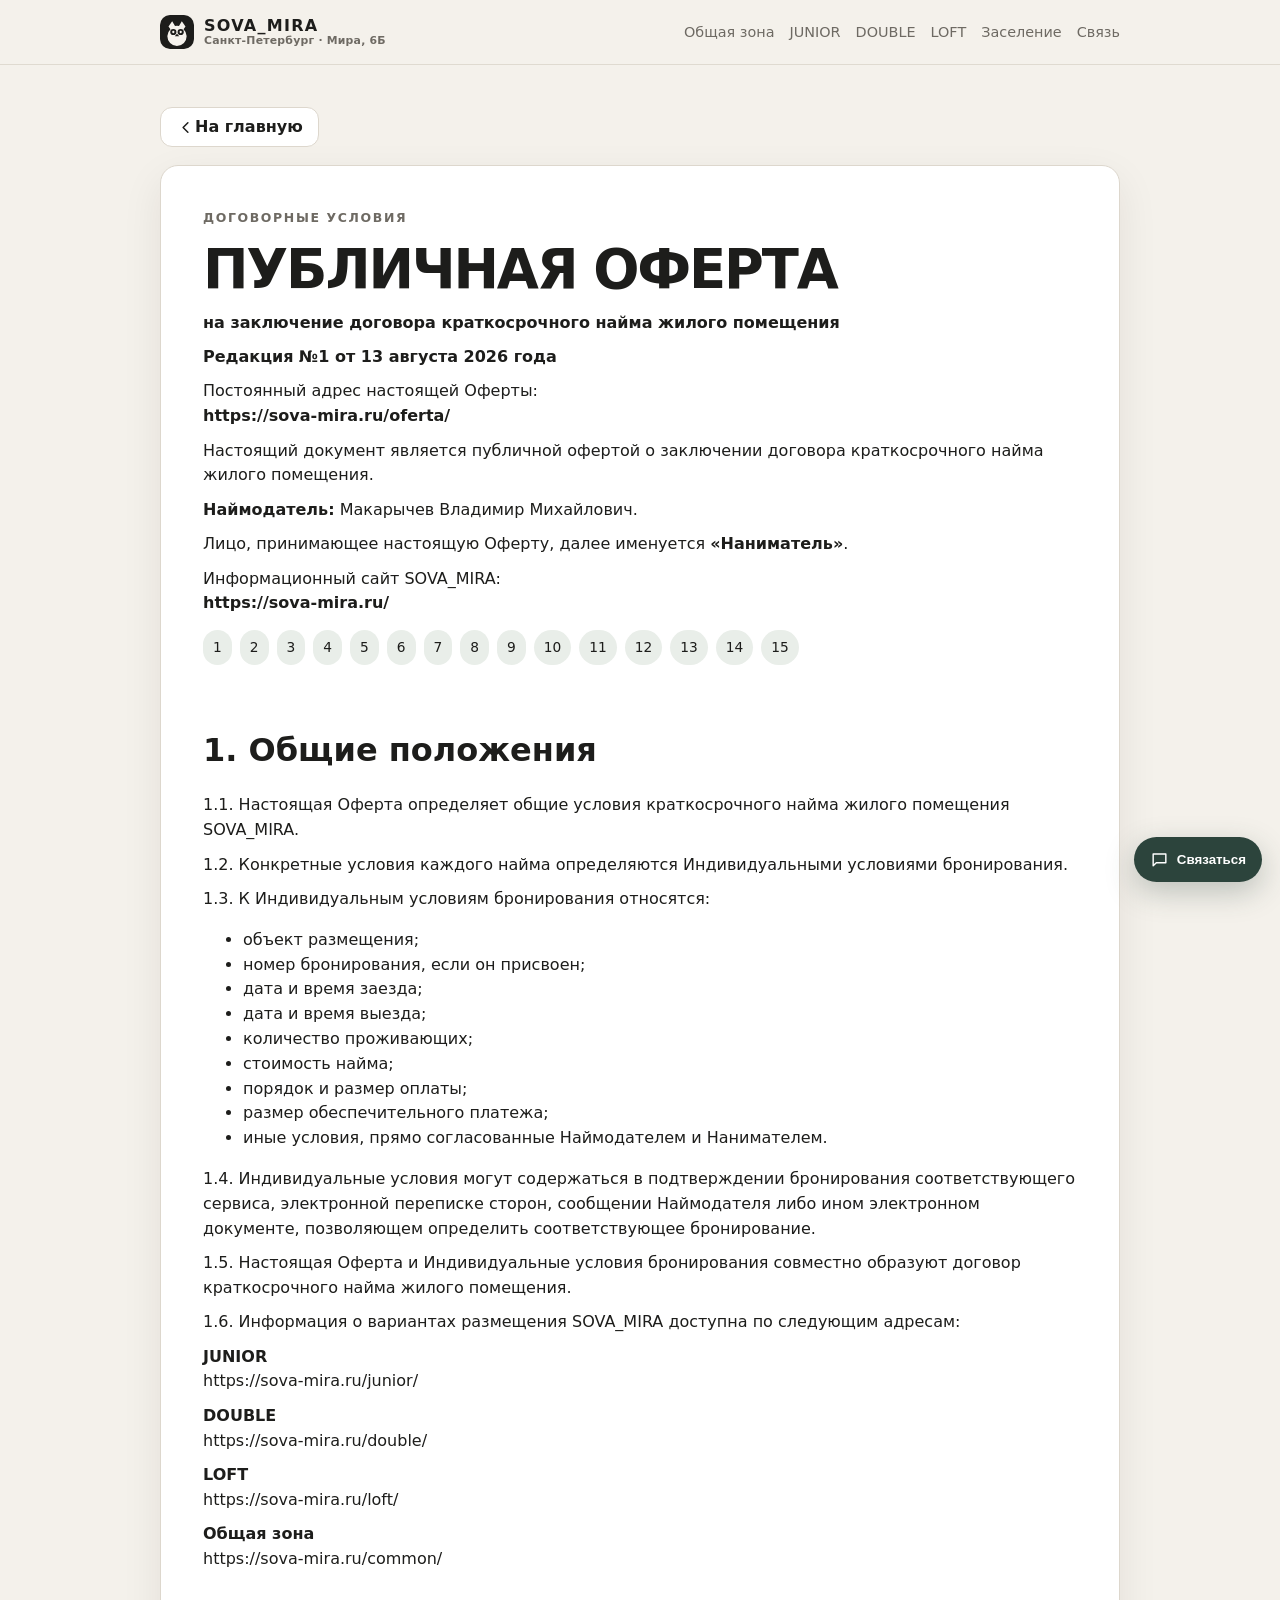
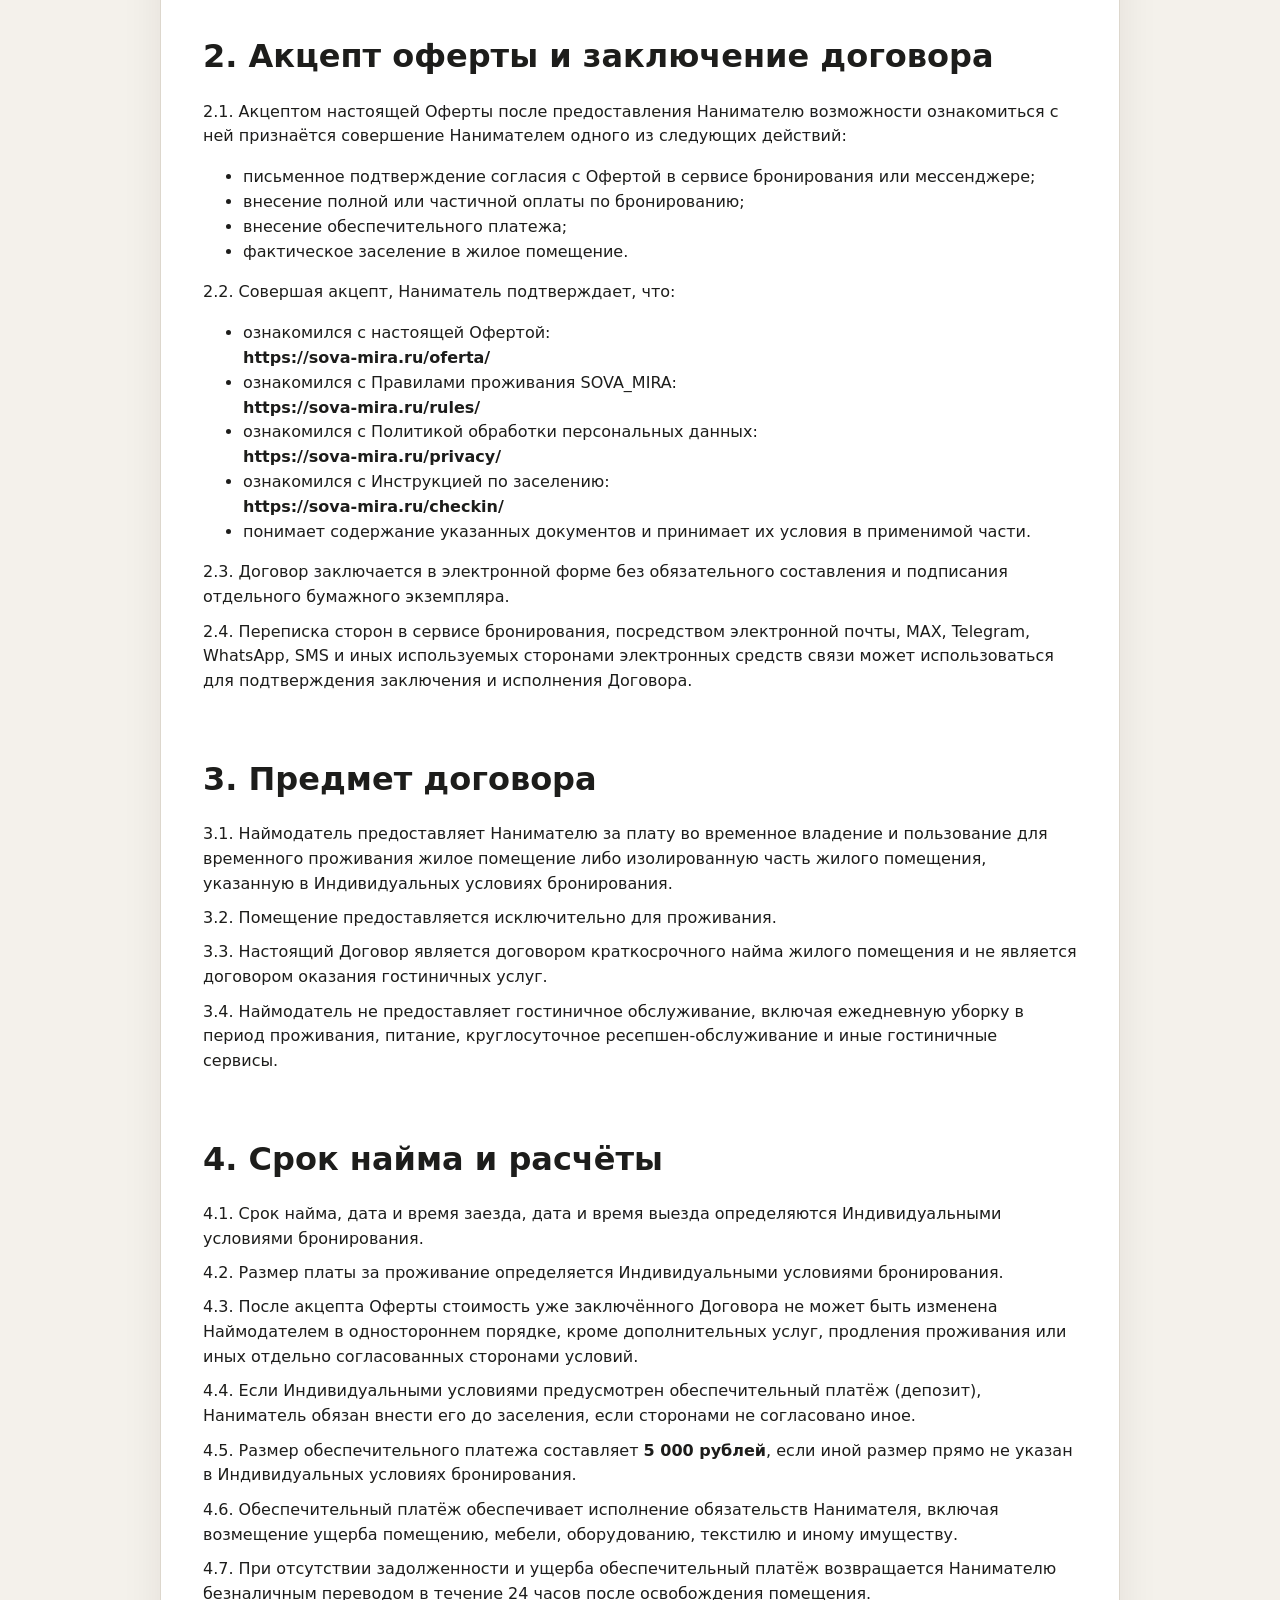
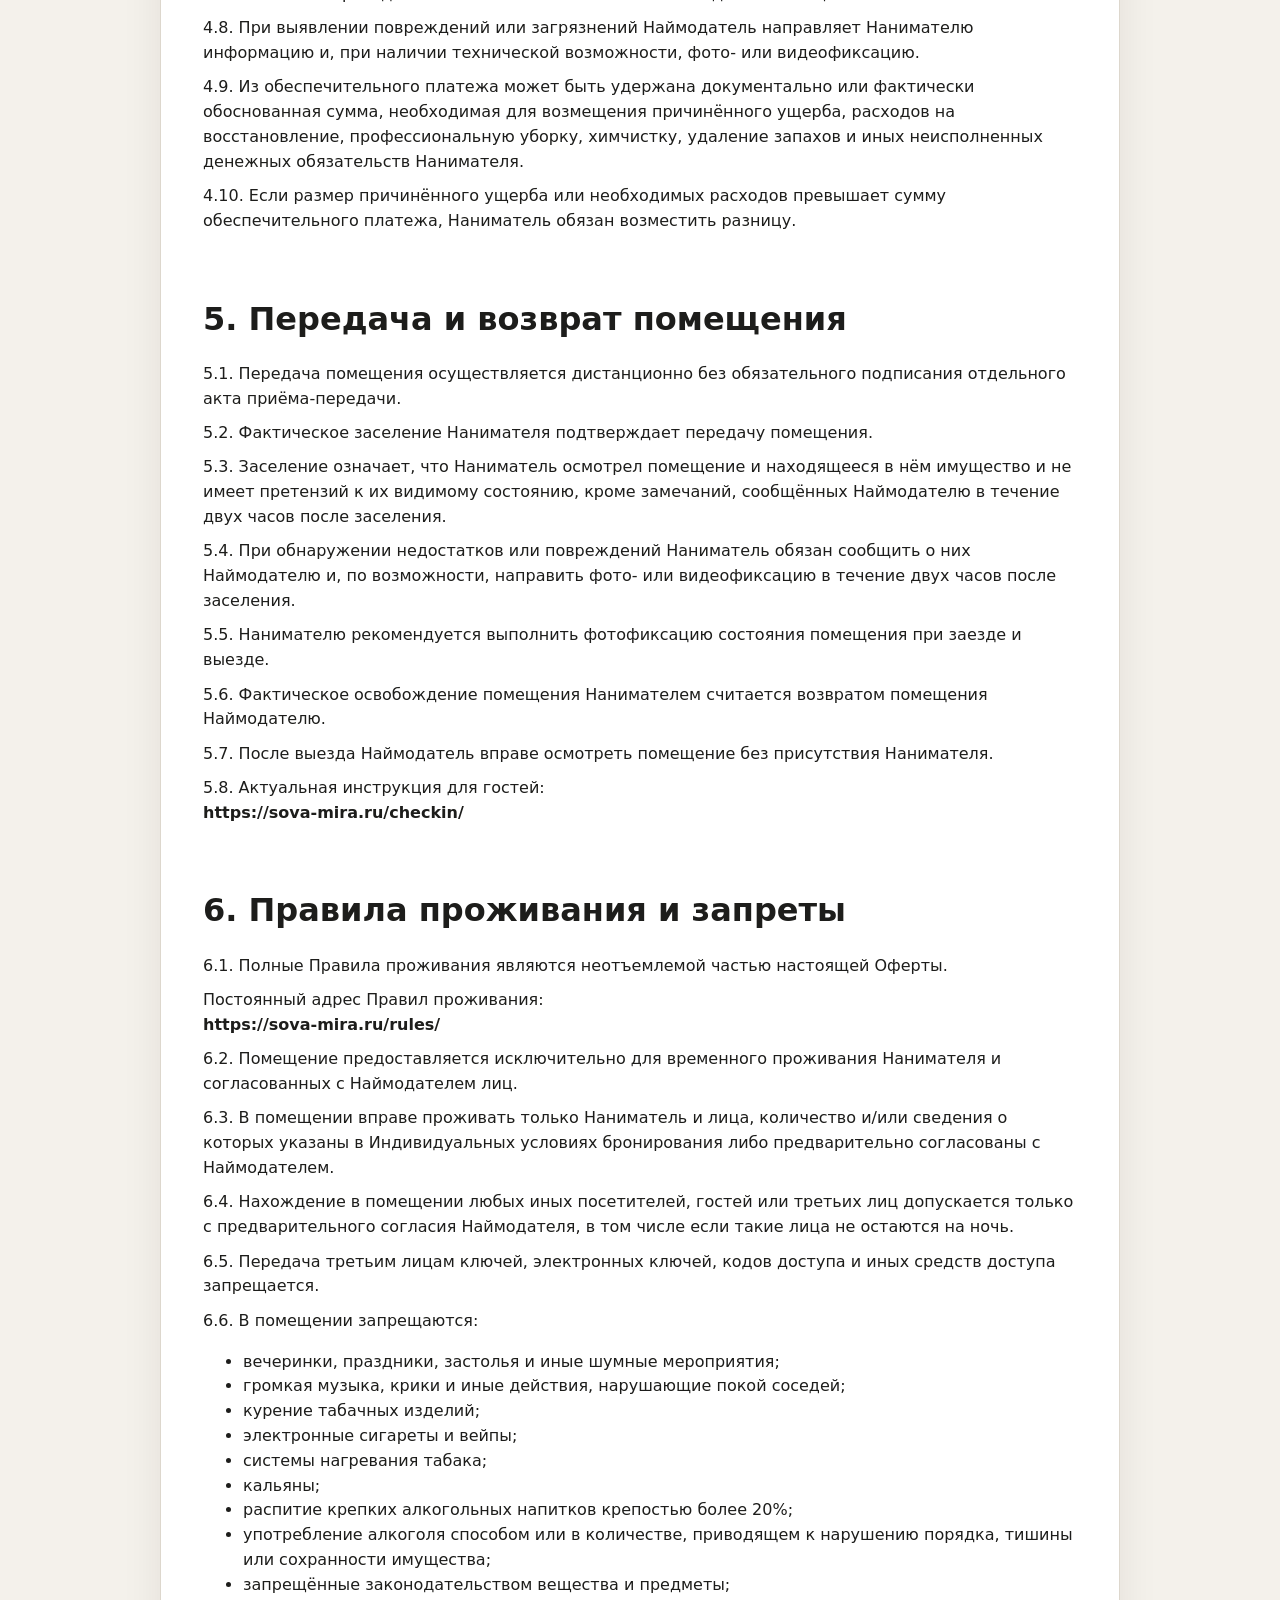
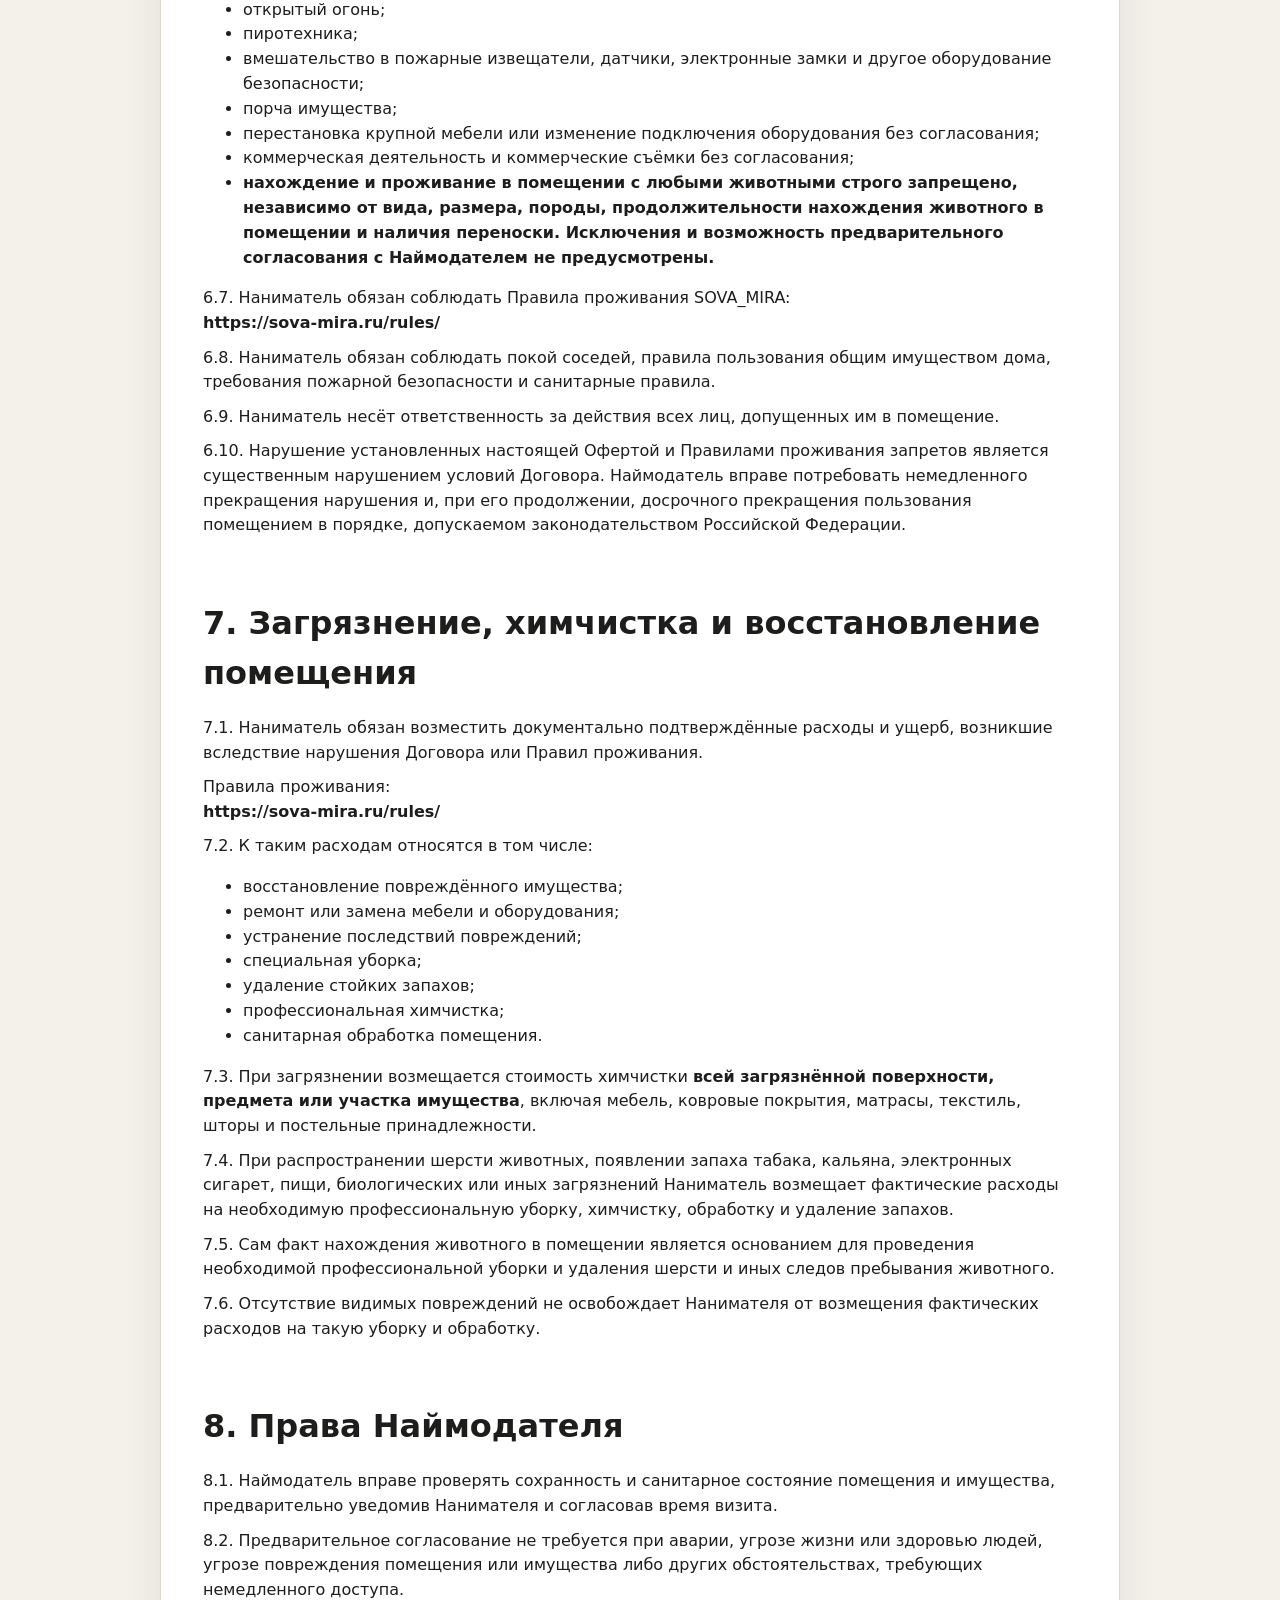
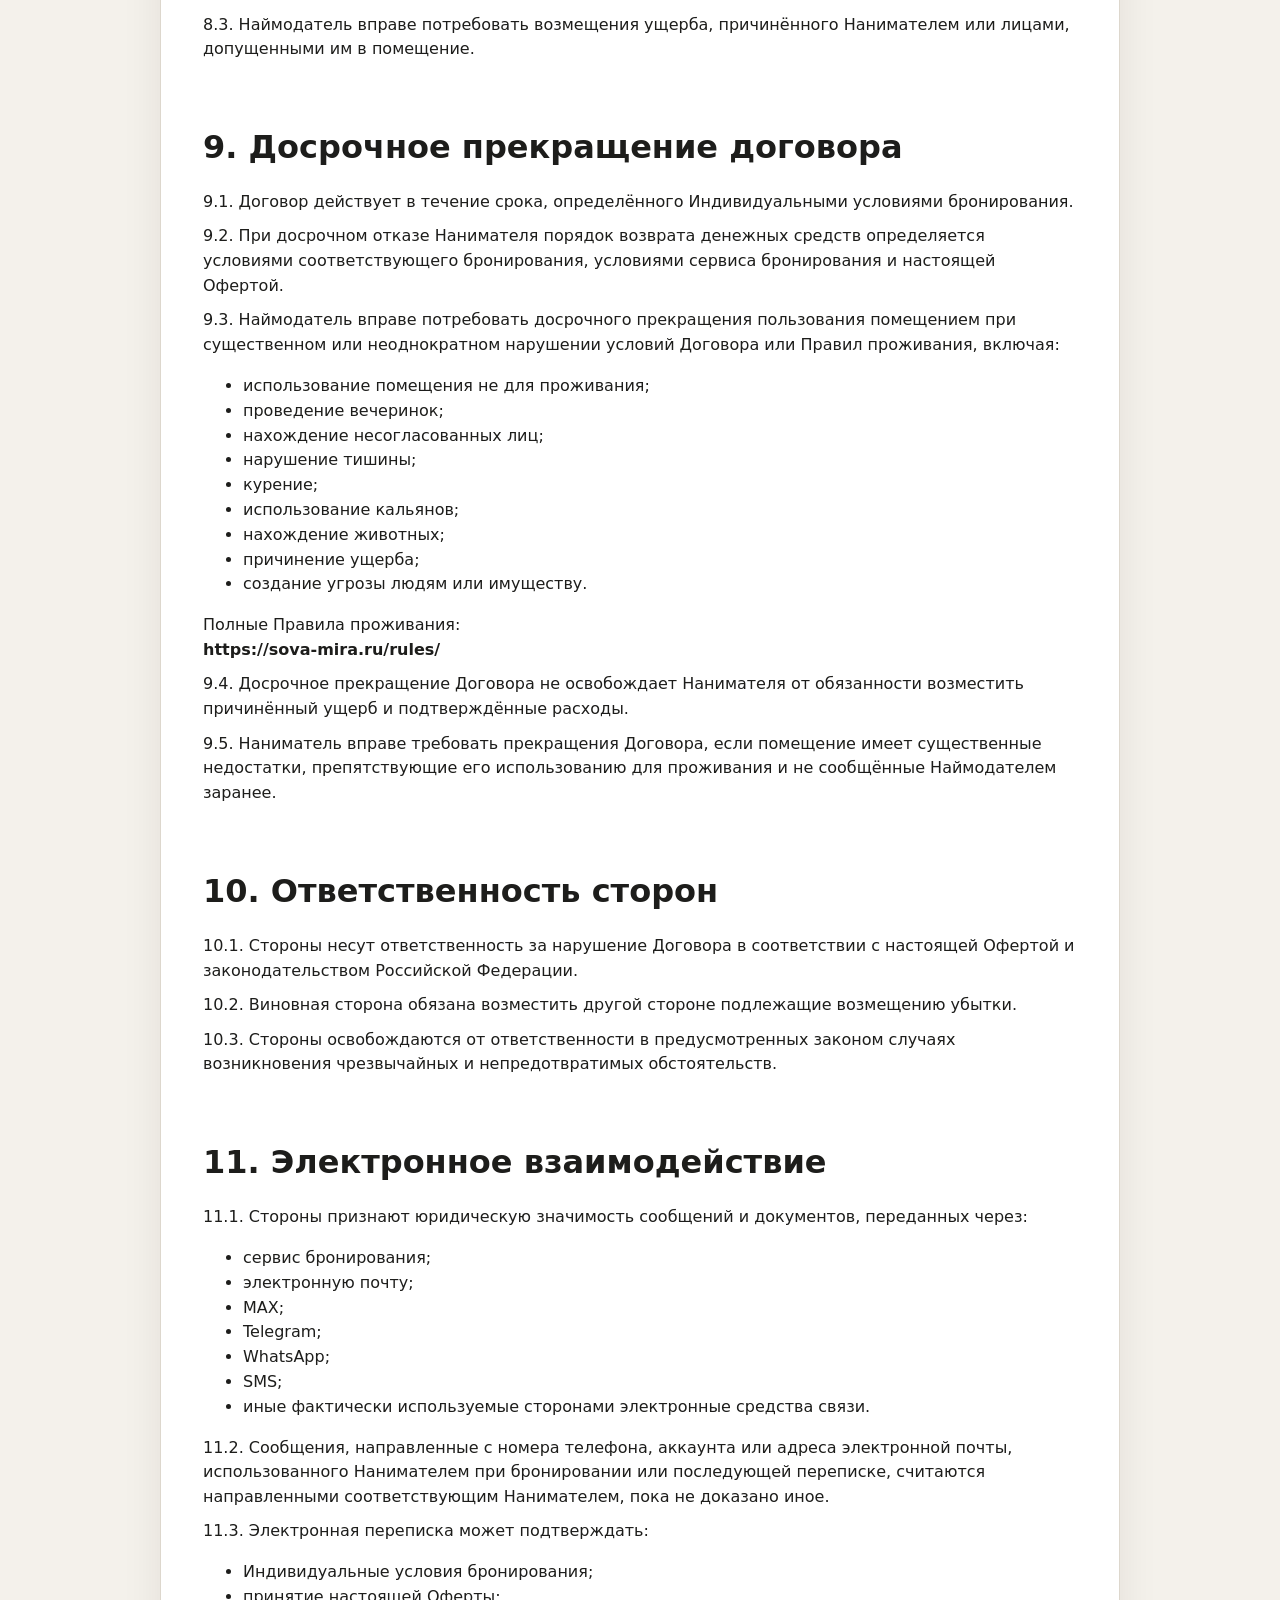
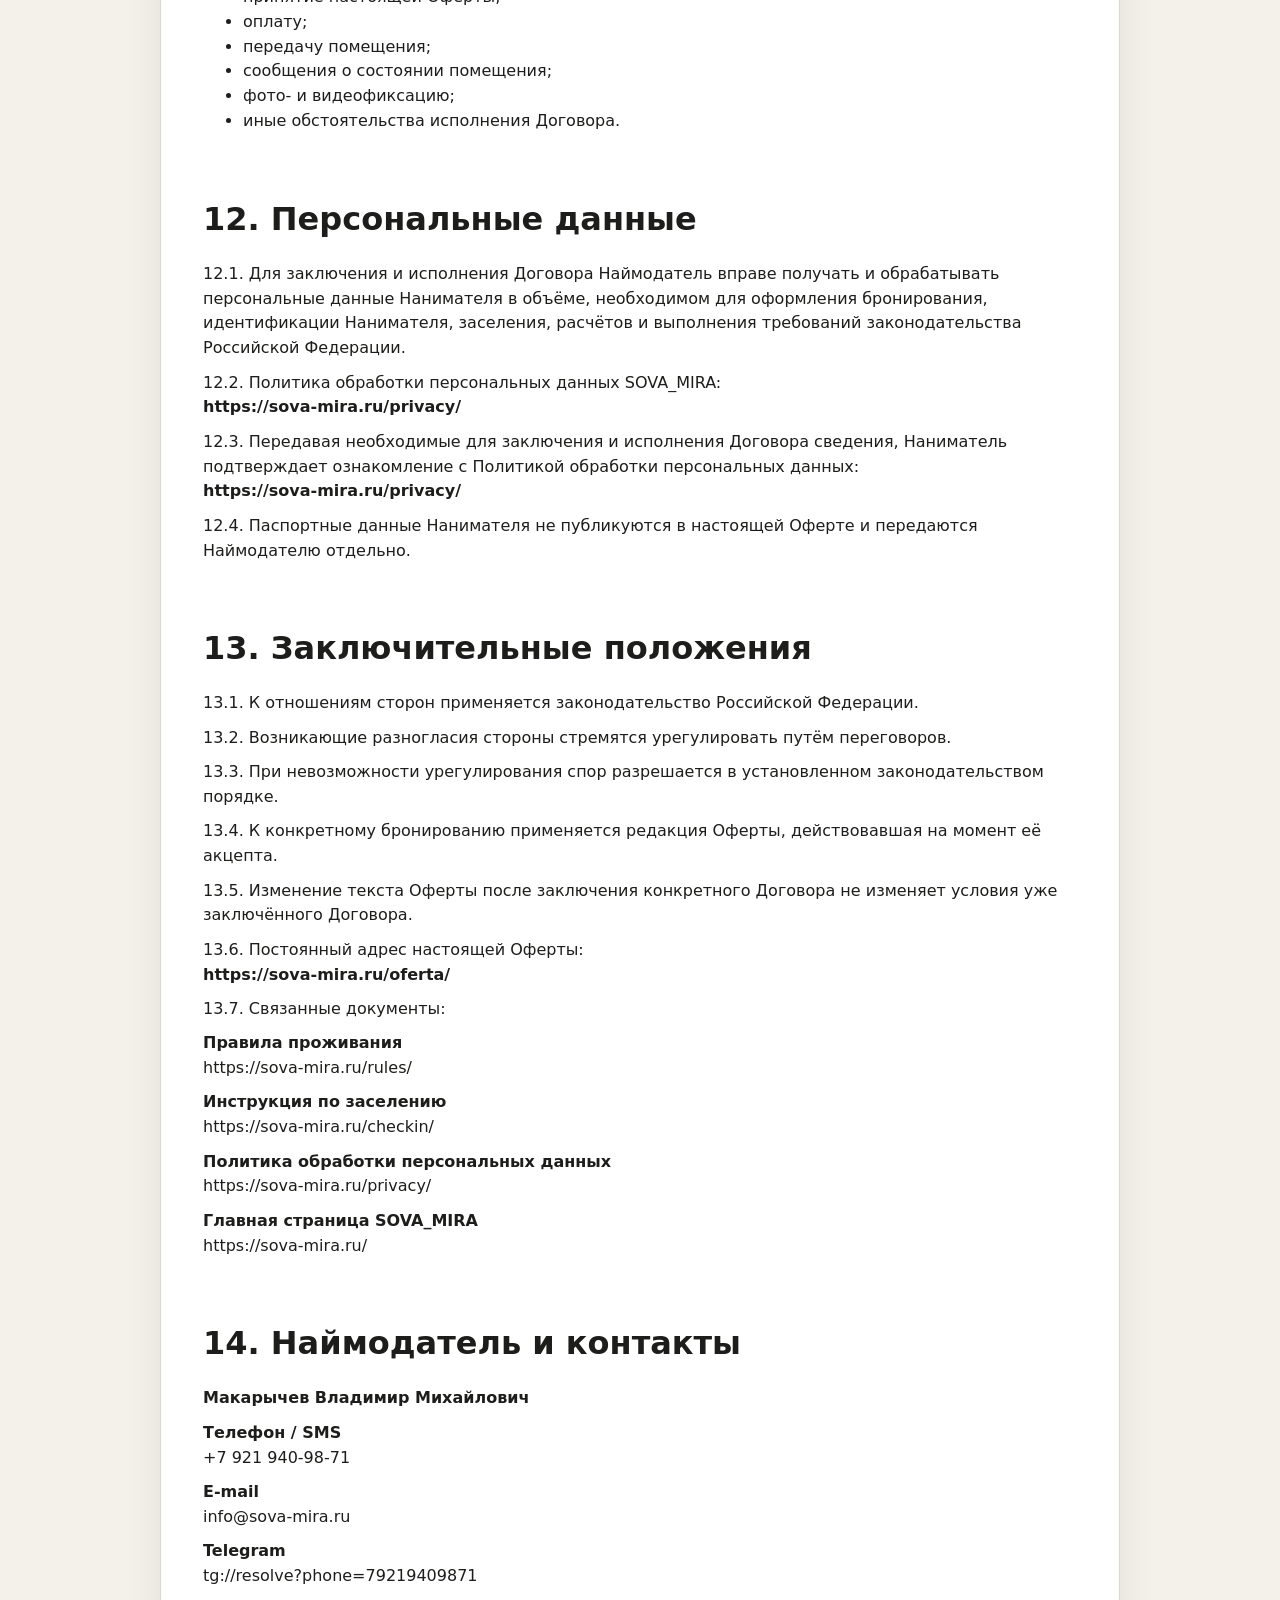
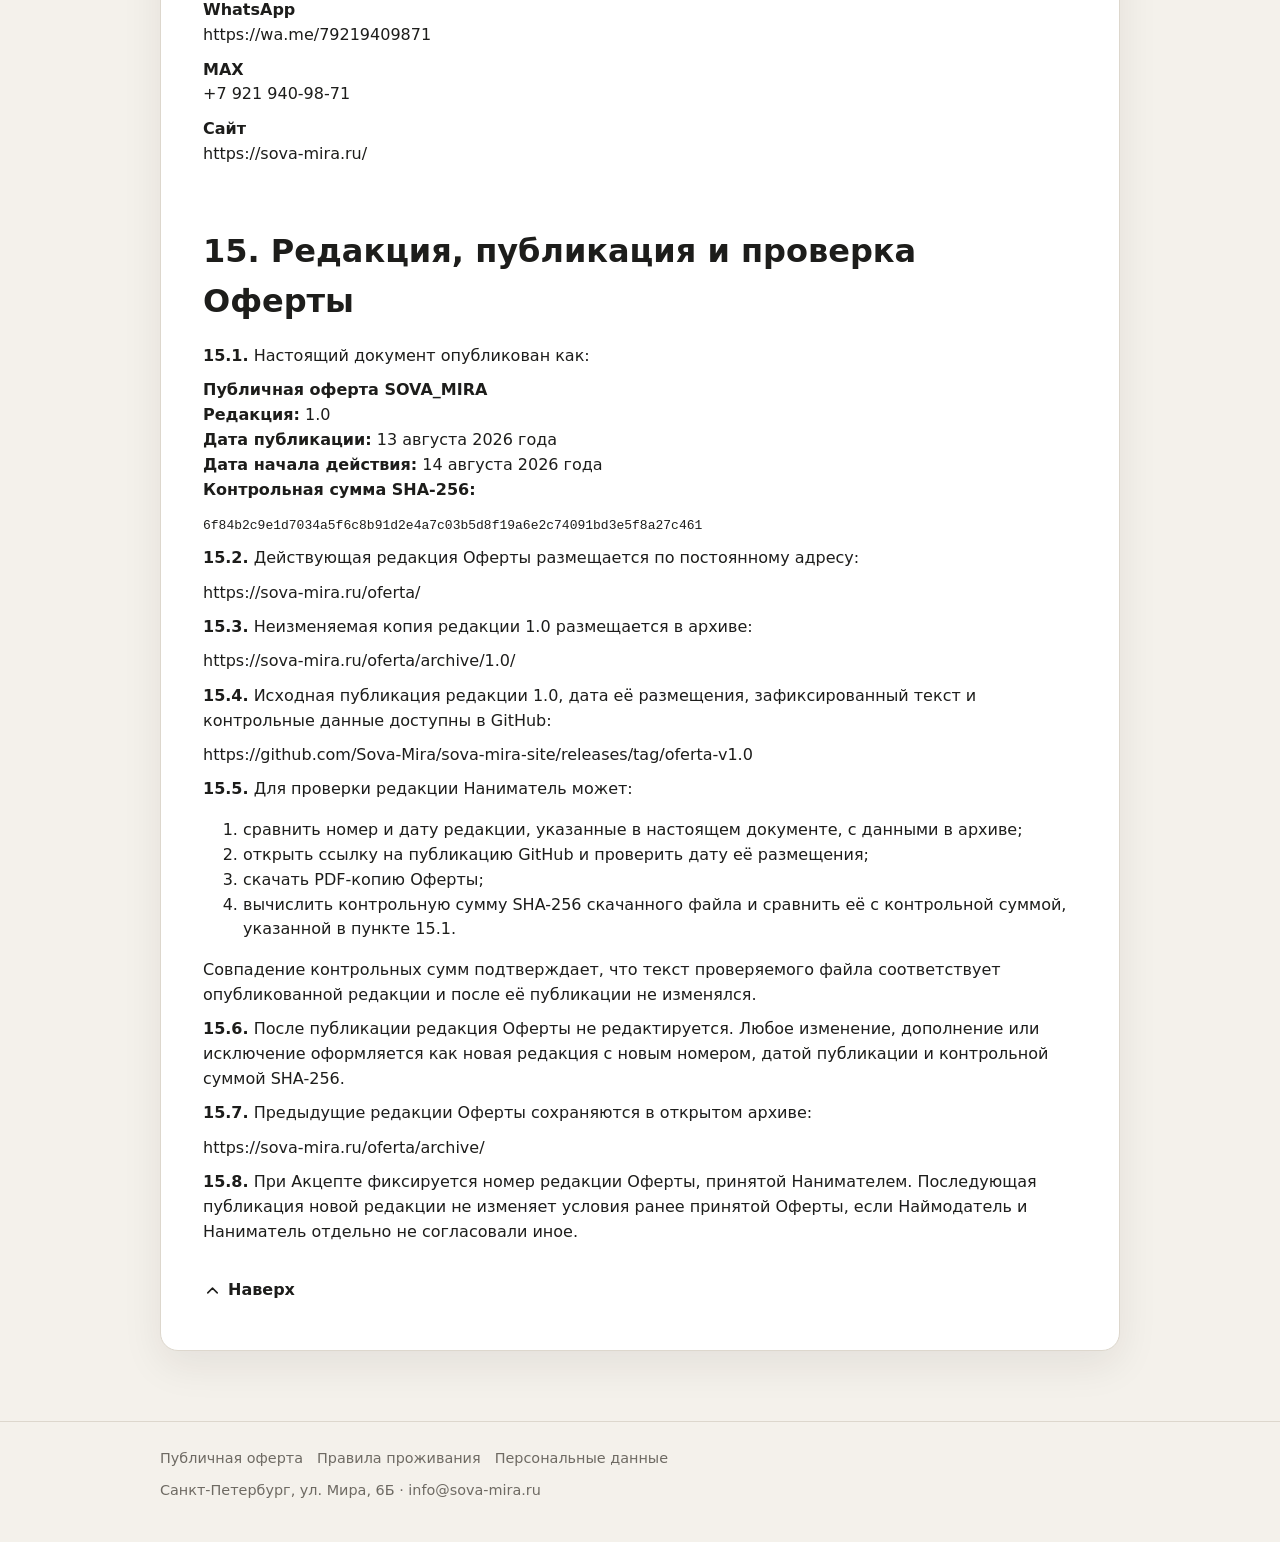
<file: oferta/index.html>
<!DOCTYPE html>

<html lang="ru">
<head>
<meta charset="utf-8"/>
<meta content="width=device-width,initial-scale=1" name="viewport"/>
<title>Публичная оферта — SOVA_MIRA</title>
<meta content="Публичная оферта SOVA_MIRA на заключение договора краткосрочного найма жилого помещения" name="description"/>
<link href="/assets/styles.css" rel="stylesheet"/><link href="/favicon.svg" rel="icon" type="image/svg+xml"/>
</head>
<body>
<header><div class="wrap nav">
<a class="brand" href="/"><img alt="SOVA_MIRA" src="/assets/logo.svg"/><span class="brand-copy"><span>SOVA_MIRA</span><small>Санкт-Петербург · Мира, 6Б</small></span></a>
<button aria-label="Меню" class="nav-toggle"><span class="icon"><svg aria-hidden="true" viewbox="0 0 24 24"><path d="M4 7h16M4 12h16M4 17h16" fill="none" stroke="currentColor" stroke-linecap="round" stroke-width="1.9"></path></svg></span></button>
<nav>
<a href="/common/">Общая зона</a><a href="/junior/">JUNIOR</a><a href="/double/">DOUBLE</a><a href="/loft/">LOFT</a><a href="/checkin/">Заселение</a><a href="/#contact">Связь</a>
</nav></div></header>
<main><div class="wrap">
<div class="room-actions"><a class="btn" href="/"><span class="icon"><svg aria-hidden="true" viewbox="0 0 24 24"><path d="M15 18 9 12l6-6" fill="none" stroke="currentColor" stroke-linecap="round" stroke-linejoin="round" stroke-width="1.9"></path></svg></span> На главную</a></div><article class="doc" id="top">
<div class="kicker">Договорные условия</div>
<h1>ПУБЛИЧНАЯ ОФЕРТА</h1>
<p><strong>на заключение договора краткосрочного найма жилого помещения</strong></p>
<p><strong>Редакция №1 от 13 августа 2026 года</strong></p>
<p>Постоянный адрес настоящей Оферты:<br/>
<strong>https://sova-mira.ru/oferta/</strong></p>
<p>Настоящий документ является публичной офертой о заключении договора краткосрочного найма жилого помещения.</p>
<p><strong>Наймодатель:</strong> Макарычев Владимир Михайлович.</p>
<p>Лицо, принимающее настоящую Оферту, далее именуется <strong>«Наниматель»</strong>.</p>
<p>Информационный сайт SOVA_MIRA:<br/>
<strong>https://sova-mira.ru/</strong></p><div class="legal-toc"><a href="#sec-1">1</a><a href="#sec-2">2</a><a href="#sec-3">3</a><a href="#sec-4">4</a><a href="#sec-5">5</a><a href="#sec-6">6</a><a href="#sec-7">7</a><a href="#sec-8">8</a><a href="#sec-9">9</a><a href="#sec-10">10</a><a href="#sec-11">11</a><a href="#sec-12">12</a><a href="#sec-13">13</a><a href="#sec-14">14</a><a href="#sec-15">15</a></div><h2 id="sec-1">1. Общие положения</h2>
<p>1.1. Настоящая Оферта определяет общие условия краткосрочного найма жилого помещения SOVA_MIRA.</p>
<p>1.2. Конкретные условия каждого найма определяются Индивидуальными условиями бронирования.</p>
<p>1.3. К Индивидуальным условиям бронирования относятся:</p>
<ul>
<li>объект размещения;</li>
<li>номер бронирования, если он присвоен;</li>
<li>дата и время заезда;</li>
<li>дата и время выезда;</li>
<li>количество проживающих;</li>
<li>стоимость найма;</li>
<li>порядок и размер оплаты;</li>
<li>размер обеспечительного платежа;</li>
<li>иные условия, прямо согласованные Наймодателем и Нанимателем.</li>
</ul>
<p>1.4. Индивидуальные условия могут содержаться в подтверждении бронирования соответствующего сервиса, электронной переписке сторон, сообщении Наймодателя либо ином электронном документе, позволяющем определить соответствующее бронирование.</p>
<p>1.5. Настоящая Оферта и Индивидуальные условия бронирования совместно образуют договор краткосрочного найма жилого помещения.</p>
<p>1.6. Информация о вариантах размещения SOVA_MIRA доступна по следующим адресам:</p>
<p><strong>JUNIOR</strong><br/>
https://sova-mira.ru/junior/</p>
<p><strong>DOUBLE</strong><br/>
https://sova-mira.ru/double/</p>
<p><strong>LOFT</strong><br/>
https://sova-mira.ru/loft/</p>
<p><strong>Общая зона</strong><br/>
https://sova-mira.ru/common/</p>
<h2 id="sec-2">2. Акцепт оферты и заключение договора</h2>
<p>2.1. Акцептом настоящей Оферты после предоставления Нанимателю возможности ознакомиться с ней признаётся совершение Нанимателем одного из следующих действий:</p>
<ul>
<li>письменное подтверждение согласия с Офертой в сервисе бронирования или мессенджере;</li>
<li>внесение полной или частичной оплаты по бронированию;</li>
<li>внесение обеспечительного платежа;</li>
<li>фактическое заселение в жилое помещение.</li>
</ul>
<p>2.2. Совершая акцепт, Наниматель подтверждает, что:</p>
<ul>
<li>ознакомился с настоящей Офертой:<br/><strong>https://sova-mira.ru/oferta/</strong></li>
<li>ознакомился с Правилами проживания SOVA_MIRA:<br/><strong>https://sova-mira.ru/rules/</strong></li>
<li>ознакомился с Политикой обработки персональных данных:<br/><strong>https://sova-mira.ru/privacy/</strong></li>
<li>ознакомился с Инструкцией по заселению:<br/><strong>https://sova-mira.ru/checkin/</strong></li>
<li>понимает содержание указанных документов и принимает их условия в применимой части.</li>
</ul>
<p>2.3. Договор заключается в электронной форме без обязательного составления и подписания отдельного бумажного экземпляра.</p>
<p>2.4. Переписка сторон в сервисе бронирования, посредством электронной почты, MAX, Telegram, WhatsApp, SMS и иных используемых сторонами электронных средств связи может использоваться для подтверждения заключения и исполнения Договора.</p>
<h2 id="sec-3">3. Предмет договора</h2>
<p>3.1. Наймодатель предоставляет Нанимателю за плату во временное владение и пользование для временного проживания жилое помещение либо изолированную часть жилого помещения, указанную в Индивидуальных условиях бронирования.</p>
<p>3.2. Помещение предоставляется исключительно для проживания.</p>
<p>3.3. Настоящий Договор является договором краткосрочного найма жилого помещения и не является договором оказания гостиничных услуг.</p>
<p>3.4. Наймодатель не предоставляет гостиничное обслуживание, включая ежедневную уборку в период проживания, питание, круглосуточное ресепшен-обслуживание и иные гостиничные сервисы.</p>
<h2 id="sec-4">4. Срок найма и расчёты</h2>
<p>4.1. Срок найма, дата и время заезда, дата и время выезда определяются Индивидуальными условиями бронирования.</p>
<p>4.2. Размер платы за проживание определяется Индивидуальными условиями бронирования.</p>
<p>4.3. После акцепта Оферты стоимость уже заключённого Договора не может быть изменена Наймодателем в одностороннем порядке, кроме дополнительных услуг, продления проживания или иных отдельно согласованных сторонами условий.</p>
<p>4.4. Если Индивидуальными условиями предусмотрен обеспечительный платёж (депозит), Наниматель обязан внести его до заселения, если сторонами не согласовано иное.</p>
<p>4.5. Размер обеспечительного платежа составляет <strong>5 000 рублей</strong>, если иной размер прямо не указан в Индивидуальных условиях бронирования.</p>
<p>4.6. Обеспечительный платёж обеспечивает исполнение обязательств Нанимателя, включая возмещение ущерба помещению, мебели, оборудованию, текстилю и иному имуществу.</p>
<p>4.7. При отсутствии задолженности и ущерба обеспечительный платёж возвращается Нанимателю безналичным переводом в течение 24 часов после освобождения помещения.</p>
<p>4.8. При выявлении повреждений или загрязнений Наймодатель направляет Нанимателю информацию и, при наличии технической возможности, фото- или видеофиксацию.</p>
<p>4.9. Из обеспечительного платежа может быть удержана документально или фактически обоснованная сумма, необходимая для возмещения причинённого ущерба, расходов на восстановление, профессиональную уборку, химчистку, удаление запахов и иных неисполненных денежных обязательств Нанимателя.</p>
<p>4.10. Если размер причинённого ущерба или необходимых расходов превышает сумму обеспечительного платежа, Наниматель обязан возместить разницу.</p>
<h2 id="sec-5">5. Передача и возврат помещения</h2>
<p>5.1. Передача помещения осуществляется дистанционно без обязательного подписания отдельного акта приёма-передачи.</p>
<p>5.2. Фактическое заселение Нанимателя подтверждает передачу помещения.</p>
<p>5.3. Заселение означает, что Наниматель осмотрел помещение и находящееся в нём имущество и не имеет претензий к их видимому состоянию, кроме замечаний, сообщённых Наймодателю в течение двух часов после заселения.</p>
<p>5.4. При обнаружении недостатков или повреждений Наниматель обязан сообщить о них Наймодателю и, по возможности, направить фото- или видеофиксацию в течение двух часов после заселения.</p>
<p>5.5. Нанимателю рекомендуется выполнить фотофиксацию состояния помещения при заезде и выезде.</p>
<p>5.6. Фактическое освобождение помещения Нанимателем считается возвратом помещения Наймодателю.</p>
<p>5.7. После выезда Наймодатель вправе осмотреть помещение без присутствия Нанимателя.</p>
<p>5.8. Актуальная инструкция для гостей:<br/>
<strong>https://sova-mira.ru/checkin/</strong></p>
<h2 id="sec-6">6. Правила проживания и запреты</h2>
<p>6.1. Полные Правила проживания являются неотъемлемой частью настоящей Оферты.</p>
<p>Постоянный адрес Правил проживания:<br/>
<strong>https://sova-mira.ru/rules/</strong></p>
<p>6.2. Помещение предоставляется исключительно для временного проживания Нанимателя и согласованных с Наймодателем лиц.</p>
<p>6.3. В помещении вправе проживать только Наниматель и лица, количество и/или сведения о которых указаны в Индивидуальных условиях бронирования либо предварительно согласованы с Наймодателем.</p>
<p>6.4. Нахождение в помещении любых иных посетителей, гостей или третьих лиц допускается только с предварительного согласия Наймодателя, в том числе если такие лица не остаются на ночь.</p>
<p>6.5. Передача третьим лицам ключей, электронных ключей, кодов доступа и иных средств доступа запрещается.</p>
<p>6.6. В помещении запрещаются:</p>
<ul>
<li>вечеринки, праздники, застолья и иные шумные мероприятия;</li>
<li>громкая музыка, крики и иные действия, нарушающие покой соседей;</li>
<li>курение табачных изделий;</li>
<li>электронные сигареты и вейпы;</li>
<li>системы нагревания табака;</li>
<li>кальяны;</li>
<li>распитие крепких алкогольных напитков крепостью более 20%;</li>
<li>употребление алкоголя способом или в количестве, приводящем к нарушению порядка, тишины или сохранности имущества;</li>
<li>запрещённые законодательством вещества и предметы;</li>
<li>открытый огонь;</li>
<li>пиротехника;</li>
<li>вмешательство в пожарные извещатели, датчики, электронные замки и другое оборудование безопасности;</li>
<li>порча имущества;</li>
<li>перестановка крупной мебели или изменение подключения оборудования без согласования;</li>
<li>коммерческая деятельность и коммерческие съёмки без согласования;</li>
<li><strong>нахождение и проживание в помещении с любыми животными строго запрещено, независимо от вида, размера, породы, продолжительности нахождения животного в помещении и наличия переноски. Исключения и возможность предварительного согласования с Наймодателем не предусмотрены.</strong></li>
</ul>
<p>6.7. Наниматель обязан соблюдать Правила проживания SOVA_MIRA:<br/>
<strong>https://sova-mira.ru/rules/</strong></p><p>6.8. Наниматель обязан соблюдать покой соседей, правила пользования общим имуществом дома, требования пожарной безопасности и санитарные правила.</p><p>6.9. Наниматель несёт ответственность за действия всех лиц, допущенных им в помещение.</p><p>6.10. Нарушение установленных настоящей Офертой и Правилами проживания запретов является существенным нарушением условий Договора. Наймодатель вправе потребовать немедленного прекращения нарушения и, при его продолжении, досрочного прекращения пользования помещением в порядке, допускаемом законодательством Российской Федерации.</p>
<h2 id="sec-7">7. Загрязнение, химчистка и восстановление помещения</h2>
<p>7.1. Наниматель обязан возместить документально подтверждённые расходы и ущерб, возникшие вследствие нарушения Договора или Правил проживания.</p>
<p>Правила проживания:<br/>
<strong>https://sova-mira.ru/rules/</strong></p>
<p>7.2. К таким расходам относятся в том числе:</p>
<ul>
<li>восстановление повреждённого имущества;</li>
<li>ремонт или замена мебели и оборудования;</li>
<li>устранение последствий повреждений;</li>
<li>специальная уборка;</li>
<li>удаление стойких запахов;</li>
<li>профессиональная химчистка;</li>
<li>санитарная обработка помещения.</li>
</ul>
<p>7.3. При загрязнении возмещается стоимость химчистки <strong>всей загрязнённой поверхности, предмета или участка имущества</strong>, включая мебель, ковровые покрытия, матрасы, текстиль, шторы и постельные принадлежности.</p>
<p>7.4. При распространении шерсти животных, появлении запаха табака, кальяна, электронных сигарет, пищи, биологических или иных загрязнений Наниматель возмещает фактические расходы на необходимую профессиональную уборку, химчистку, обработку и удаление запахов.</p>
<p>7.5. Сам факт нахождения животного в помещении является основанием для проведения необходимой профессиональной уборки и удаления шерсти и иных следов пребывания животного.</p>
<p>7.6. Отсутствие видимых повреждений не освобождает Нанимателя от возмещения фактических расходов на такую уборку и обработку.</p>
<h2 id="sec-8">8. Права Наймодателя</h2>
<p>8.1. Наймодатель вправе проверять сохранность и санитарное состояние помещения и имущества, предварительно уведомив Нанимателя и согласовав время визита.</p>
<p>8.2. Предварительное согласование не требуется при аварии, угрозе жизни или здоровью людей, угрозе повреждения помещения или имущества либо других обстоятельствах, требующих немедленного доступа.</p>
<p>8.3. Наймодатель вправе потребовать возмещения ущерба, причинённого Нанимателем или лицами, допущенными им в помещение.</p>
<h2 id="sec-9">9. Досрочное прекращение договора</h2>
<p>9.1. Договор действует в течение срока, определённого Индивидуальными условиями бронирования.</p>
<p>9.2. При досрочном отказе Нанимателя порядок возврата денежных средств определяется условиями соответствующего бронирования, условиями сервиса бронирования и настоящей Офертой.</p>
<p>9.3. Наймодатель вправе потребовать досрочного прекращения пользования помещением при существенном или неоднократном нарушении условий Договора или Правил проживания, включая:</p>
<ul>
<li>использование помещения не для проживания;</li>
<li>проведение вечеринок;</li>
<li>нахождение несогласованных лиц;</li>
<li>нарушение тишины;</li>
<li>курение;</li>
<li>использование кальянов;</li>
<li>нахождение животных;</li>
<li>причинение ущерба;</li>
<li>создание угрозы людям или имуществу.</li>
</ul>
<p>Полные Правила проживания:<br/>
<strong>https://sova-mira.ru/rules/</strong></p>
<p>9.4. Досрочное прекращение Договора не освобождает Нанимателя от обязанности возместить причинённый ущерб и подтверждённые расходы.</p>
<p>9.5. Наниматель вправе требовать прекращения Договора, если помещение имеет существенные недостатки, препятствующие его использованию для проживания и не сообщённые Наймодателем заранее.</p>
<h2 id="sec-10">10. Ответственность сторон</h2>
<p>10.1. Стороны несут ответственность за нарушение Договора в соответствии с настоящей Офертой и законодательством Российской Федерации.</p>
<p>10.2. Виновная сторона обязана возместить другой стороне подлежащие возмещению убытки.</p>
<p>10.3. Стороны освобождаются от ответственности в предусмотренных законом случаях возникновения чрезвычайных и непредотвратимых обстоятельств.</p>
<h2 id="sec-11">11. Электронное взаимодействие</h2>
<p>11.1. Стороны признают юридическую значимость сообщений и документов, переданных через:</p>
<ul>
<li>сервис бронирования;</li>
<li>электронную почту;</li>
<li>MAX;</li>
<li>Telegram;</li>
<li>WhatsApp;</li>
<li>SMS;</li>
<li>иные фактически используемые сторонами электронные средства связи.</li>
</ul>
<p>11.2. Сообщения, направленные с номера телефона, аккаунта или адреса электронной почты, использованного Нанимателем при бронировании или последующей переписке, считаются направленными соответствующим Нанимателем, пока не доказано иное.</p>
<p>11.3. Электронная переписка может подтверждать:</p>
<ul>
<li>Индивидуальные условия бронирования;</li>
<li>принятие настоящей Оферты;</li>
<li>оплату;</li>
<li>передачу помещения;</li>
<li>сообщения о состоянии помещения;</li>
<li>фото- и видеофиксацию;</li>
<li>иные обстоятельства исполнения Договора.</li>
</ul>
<h2 id="sec-12">12. Персональные данные</h2>
<p>12.1. Для заключения и исполнения Договора Наймодатель вправе получать и обрабатывать персональные данные Нанимателя в объёме, необходимом для оформления бронирования, идентификации Нанимателя, заселения, расчётов и выполнения требований законодательства Российской Федерации.</p>
<p>12.2. Политика обработки персональных данных SOVA_MIRA:<br/>
<strong>https://sova-mira.ru/privacy/</strong></p>
<p>12.3. Передавая необходимые для заключения и исполнения Договора сведения, Наниматель подтверждает ознакомление с Политикой обработки персональных данных:<br/>
<strong>https://sova-mira.ru/privacy/</strong></p>
<p>12.4. Паспортные данные Нанимателя не публикуются в настоящей Оферте и передаются Наймодателю отдельно.</p>
<h2 id="sec-13">13. Заключительные положения</h2>
<p>13.1. К отношениям сторон применяется законодательство Российской Федерации.</p>
<p>13.2. Возникающие разногласия стороны стремятся урегулировать путём переговоров.</p>
<p>13.3. При невозможности урегулирования спор разрешается в установленном законодательством порядке.</p>
<p>13.4. К конкретному бронированию применяется редакция Оферты, действовавшая на момент её акцепта.</p>
<p>13.5. Изменение текста Оферты после заключения конкретного Договора не изменяет условия уже заключённого Договора.</p>
<p>13.6. Постоянный адрес настоящей Оферты:<br/>
<strong>https://sova-mira.ru/oferta/</strong></p>
<p>13.7. Связанные документы:</p>
<p><strong>Правила проживания</strong><br/>
https://sova-mira.ru/rules/</p>
<p><strong>Инструкция по заселению</strong><br/>
https://sova-mira.ru/checkin/</p>
<p><strong>Политика обработки персональных данных</strong><br/>
https://sova-mira.ru/privacy/</p>
<p><strong>Главная страница SOVA_MIRA</strong><br/>
https://sova-mira.ru/</p>
<h2 id="sec-14">14. Наймодатель и контакты</h2>
<p><strong>Макарычев Владимир Михайлович</strong></p>
<p><strong>Телефон / SMS</strong><br/>
+7 921 940-98-71</p>
<p><strong>E-mail</strong><br/>
info@sova-mira.ru</p>
<p><strong>Telegram</strong><br/>
tg://resolve?phone=79219409871</p>
<p><strong>WhatsApp</strong><br/>
https://wa.me/79219409871</p>
<p><strong>MAX</strong><br/>
+7 921 940-98-71</p>
<p><strong>Сайт</strong><br/>
https://sova-mira.ru/</p>
<h2 id="sec-15">15. Редакция, публикация и проверка Оферты</h2>
<p><strong>15.1.</strong> Настоящий документ опубликован как:</p>
<p><strong>Публичная оферта SOVA_MIRA</strong><br/>
<strong>Редакция:</strong> 1.0<br/>
<strong>Дата публикации:</strong> 13 августа 2026 года<br/>
<strong>Дата начала действия:</strong> 14 августа 2026 года<br/>
<strong>Контрольная сумма SHA-256:</strong></p>
<p><code>6f84b2c9e1d7034a5f6c8b91d2e4a7c03b5d8f19a6e2c74091bd3e5f8a27c461</code></p>
<p><strong>15.2.</strong> Действующая редакция Оферты размещается по постоянному адресу:</p>
<p>https://sova-mira.ru/oferta/</p>
<p><strong>15.3.</strong> Неизменяемая копия редакции 1.0 размещается в архиве:</p>
<p>https://sova-mira.ru/oferta/archive/1.0/</p>
<p><strong>15.4.</strong> Исходная публикация редакции 1.0, дата её размещения, зафиксированный текст и контрольные данные доступны в GitHub:</p>
<p>https://github.com/Sova-Mira/sova-mira-site/releases/tag/oferta-v1.0</p>
<p><strong>15.5.</strong> Для проверки редакции Наниматель может:</p>
<ol>
<li>сравнить номер и дату редакции, указанные в настоящем документе, с данными в архиве;</li>
<li>открыть ссылку на публикацию GitHub и проверить дату её размещения;</li>
<li>скачать PDF-копию Оферты;</li>
<li>вычислить контрольную сумму SHA-256 скачанного файла и сравнить её с контрольной суммой, указанной в пункте 15.1.</li>
</ol>
<p>Совпадение контрольных сумм подтверждает, что текст проверяемого файла соответствует опубликованной редакции и после её публикации не изменялся.</p>
<p><strong>15.6.</strong> После публикации редакция Оферты не редактируется. Любое изменение, дополнение или исключение оформляется как новая редакция с новым номером, датой публикации и контрольной суммой SHA-256.</p>
<p><strong>15.7.</strong> Предыдущие редакции Оферты сохраняются в открытом архиве:</p>
<p>https://sova-mira.ru/oferta/archive/</p>
<p><strong>15.8.</strong> При Акцепте фиксируется номер редакции Оферты, принятой Нанимателем. Последующая публикация новой редакции не изменяет условия ранее принятой Оферты, если Наймодатель и Наниматель отдельно не согласовали иное.</p>
<a class="back-top" href="#top"><span class="icon"><svg aria-hidden="true" viewbox="0 0 24 24"><path d="m6 15 6-6 6 6" fill="none" stroke="currentColor" stroke-linecap="round" stroke-linejoin="round" stroke-width="1.9"></path></svg></span> Наверх</a></article>
</div></main>
<footer><div class="wrap">
<div class="footer-links">
<a href="/oferta/">Публичная оферта</a>
<a href="/rules/">Правила проживания</a>
<a href="/privacy/">Персональные данные</a>
</div>
<div>Санкт-Петербург, ул. Мира, 6Б · info@sova-mira.ru</div>
</div></footer>
<div class="floating-contact">
<div class="contact-pop">
<a href="tel:+79219409871">MAX / звонок</a>
<a href="tg://resolve?phone=79219409871">Telegram</a>
<a href="https://wa.me/79219409871" rel="noopener" target="_blank">WhatsApp</a>
<a href="sms:+79219409871">SMS</a>
<a href="mailto:info@sova-mira.ru">E-mail</a>
</div>
<button data-contact-toggle="" type="button"><span class="icon"><svg aria-hidden="true" viewbox="0 0 24 24"><path d="M4 5h16v11H8l-4 4z" fill="none" stroke="currentColor" stroke-linejoin="round" stroke-width="1.8"></path></svg></span> Связаться</button>
</div><script src="/assets/site.js"></script></body>
</html>
</file>
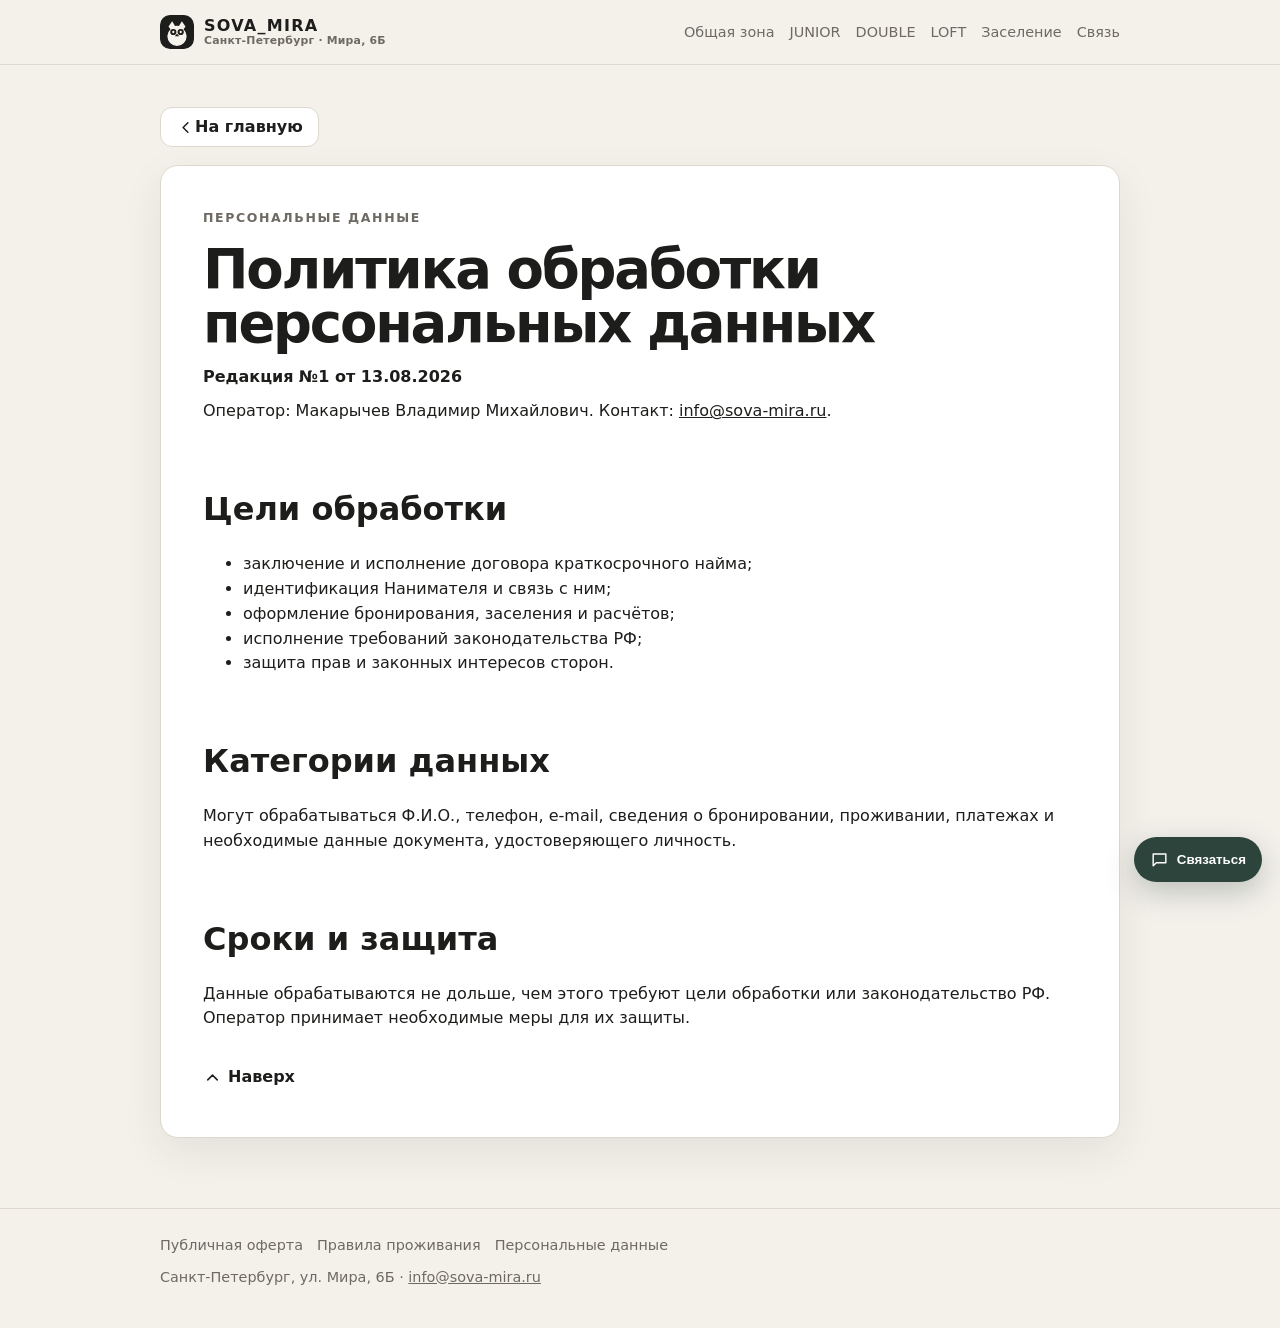
<file: privacy/index.html>
<!doctype html><html lang="ru"><head><meta charset="utf-8"><meta name="viewport" content="width=device-width,initial-scale=1"><title>Персональные данные — SOVA_MIRA</title><link rel="stylesheet" href="/assets/styles.css"><link rel="icon" href="/favicon.svg" type="image/svg+xml"></head><body><header><div class="wrap nav">
<a class="brand" href="/"><img src="/assets/logo.svg" alt="SOVA_MIRA"><span class="brand-copy"><span>SOVA_MIRA</span><small>Санкт-Петербург · Мира, 6Б</small></span></a>
<button class="nav-toggle" aria-label="Меню"><span class="icon"><svg viewBox="0 0 24 24" aria-hidden="true"><path d="M4 7h16M4 12h16M4 17h16" fill="none" stroke="currentColor" stroke-width="1.9" stroke-linecap="round"/></svg></span></button>
<nav>
<a href="/common/">Общая зона</a><a href="/junior/">JUNIOR</a><a href="/double/">DOUBLE</a><a href="/loft/">LOFT</a><a href="/checkin/">Заселение</a><a href="/#contact">Связь</a>
</nav></div></header><main><div class="wrap"><div class="room-actions"><a class="btn" href="/"><span class="icon"><svg viewBox="0 0 24 24" aria-hidden="true"><path d="M15 18 9 12l6-6" fill="none" stroke="currentColor" stroke-width="1.9" stroke-linecap="round" stroke-linejoin="round"/></svg></span> На главную</a></div><article class="doc" id="top"><div class="kicker">Персональные данные</div><h1>Политика обработки персональных данных</h1><p><strong>Редакция №1 от 13.08.2026</strong></p>
<p>Оператор: Макарычев Владимир Михайлович. Контакт: <a href="mailto:info@sova-mira.ru">info@sova-mira.ru</a>.</p>
<h2 id="sec-1">Цели обработки</h2><ul><li>заключение и исполнение договора краткосрочного найма;</li><li>идентификация Нанимателя и связь с ним;</li><li>оформление бронирования, заселения и расчётов;</li><li>исполнение требований законодательства РФ;</li><li>защита прав и законных интересов сторон.</li></ul>
<h2 id="sec-2">Категории данных</h2><p>Могут обрабатываться Ф.И.О., телефон, e‑mail, сведения о бронировании, проживании, платежах и необходимые данные документа, удостоверяющего личность.</p>
<h2 id="sec-3">Сроки и защита</h2><p>Данные обрабатываются не дольше, чем этого требуют цели обработки или законодательство РФ. Оператор принимает необходимые меры для их защиты.</p><a class="back-top" href="#top"><span class="icon"><svg viewBox="0 0 24 24" aria-hidden="true"><path d="m6 15 6-6 6 6" fill="none" stroke="currentColor" stroke-width="1.9" stroke-linecap="round" stroke-linejoin="round"/></svg></span> Наверх</a></article></div></main><footer><div class="wrap"><div class="footer-links"><a href="/oferta/">Публичная оферта</a><a href="/rules/">Правила проживания</a><a href="/privacy/">Персональные данные</a></div><div>Санкт-Петербург, ул. Мира, 6Б · <a href="mailto:info@sova-mira.ru">info@sova-mira.ru</a></div></div></footer><div class="floating-contact">
<div class="contact-pop">
<a href="tel:+79219409871">MAX / звонок</a>
<a href="tg://resolve?phone=79219409871">Telegram</a>
<a href="https://wa.me/79219409871" target="_blank" rel="noopener">WhatsApp</a>
<a href="sms:+79219409871">SMS</a>
<a href="mailto:info@sova-mira.ru">E-mail</a>
</div>
<button type="button" data-contact-toggle><span class="icon"><svg viewBox="0 0 24 24" aria-hidden="true"><path d="M4 5h16v11H8l-4 4z" fill="none" stroke="currentColor" stroke-width="1.8" stroke-linejoin="round"/></svg></span> Связаться</button>
</div><script src="/assets/site.js"></script></body></html>
</file>
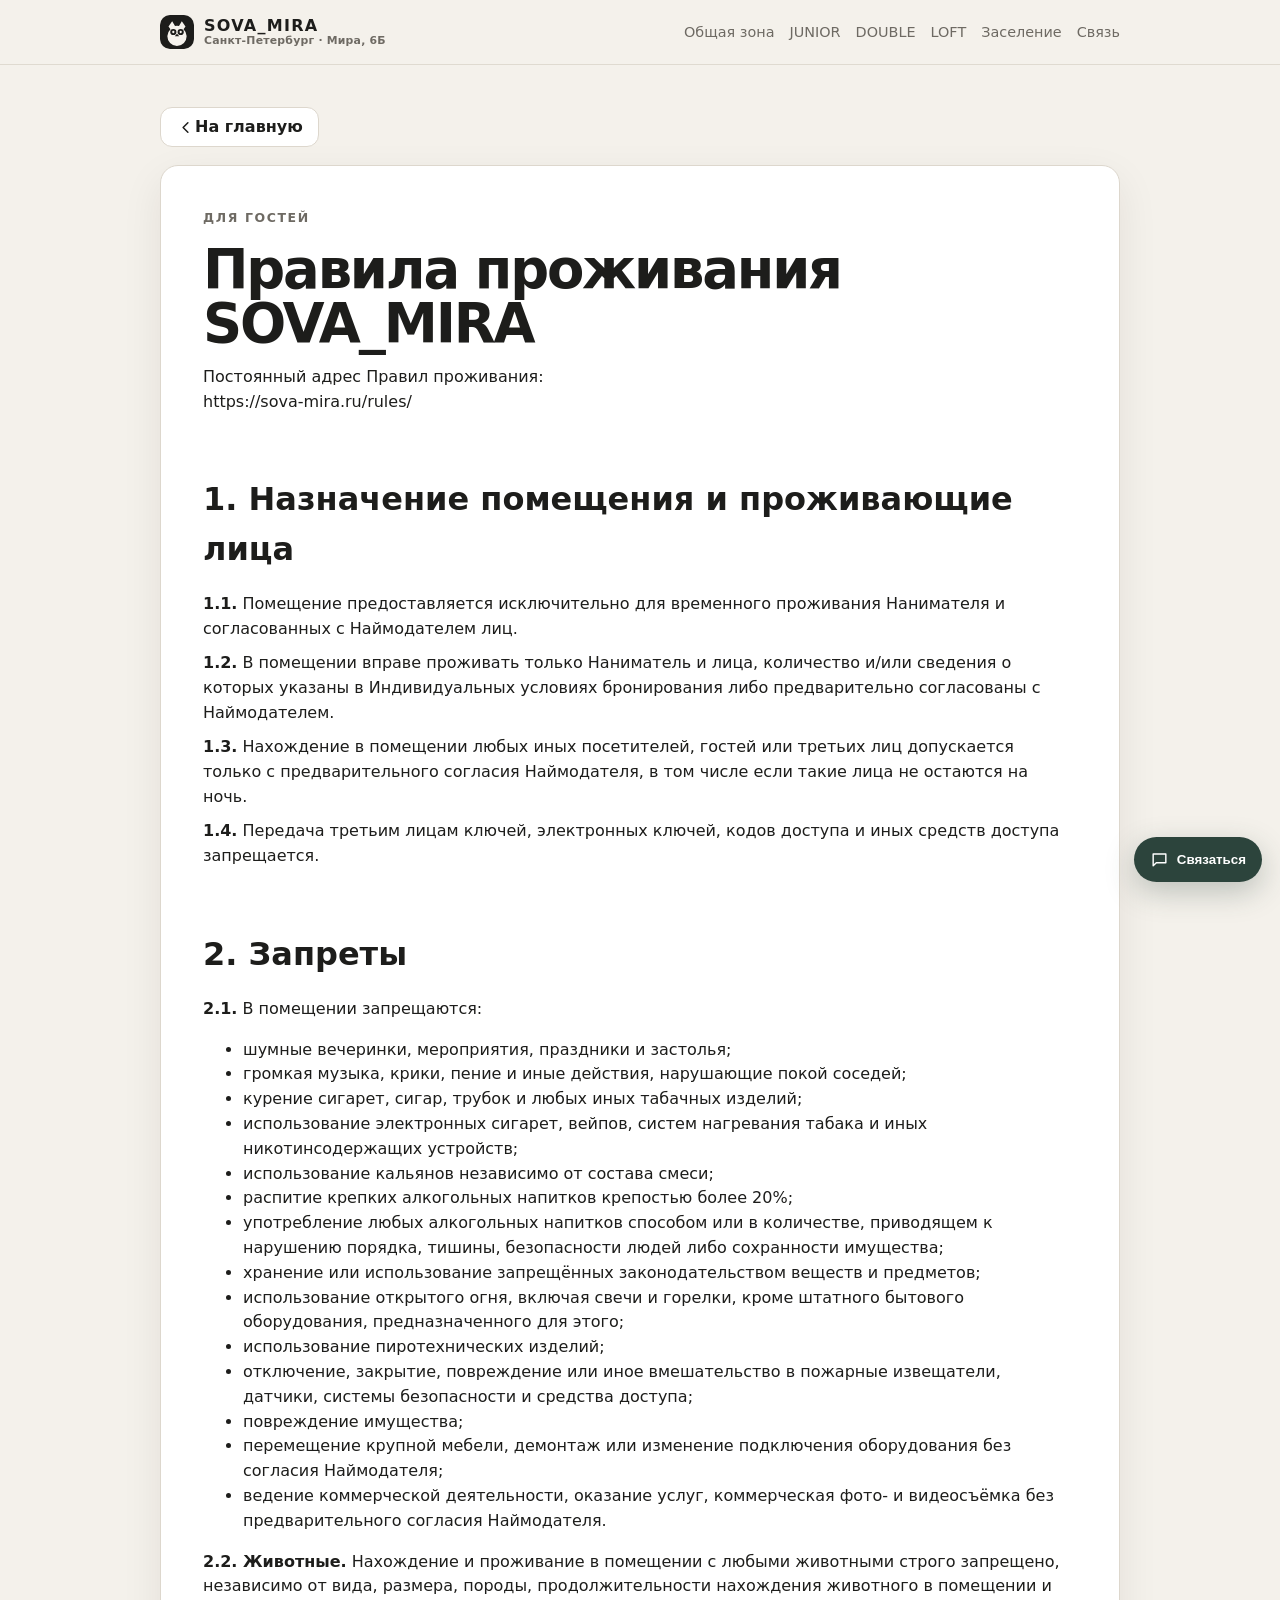
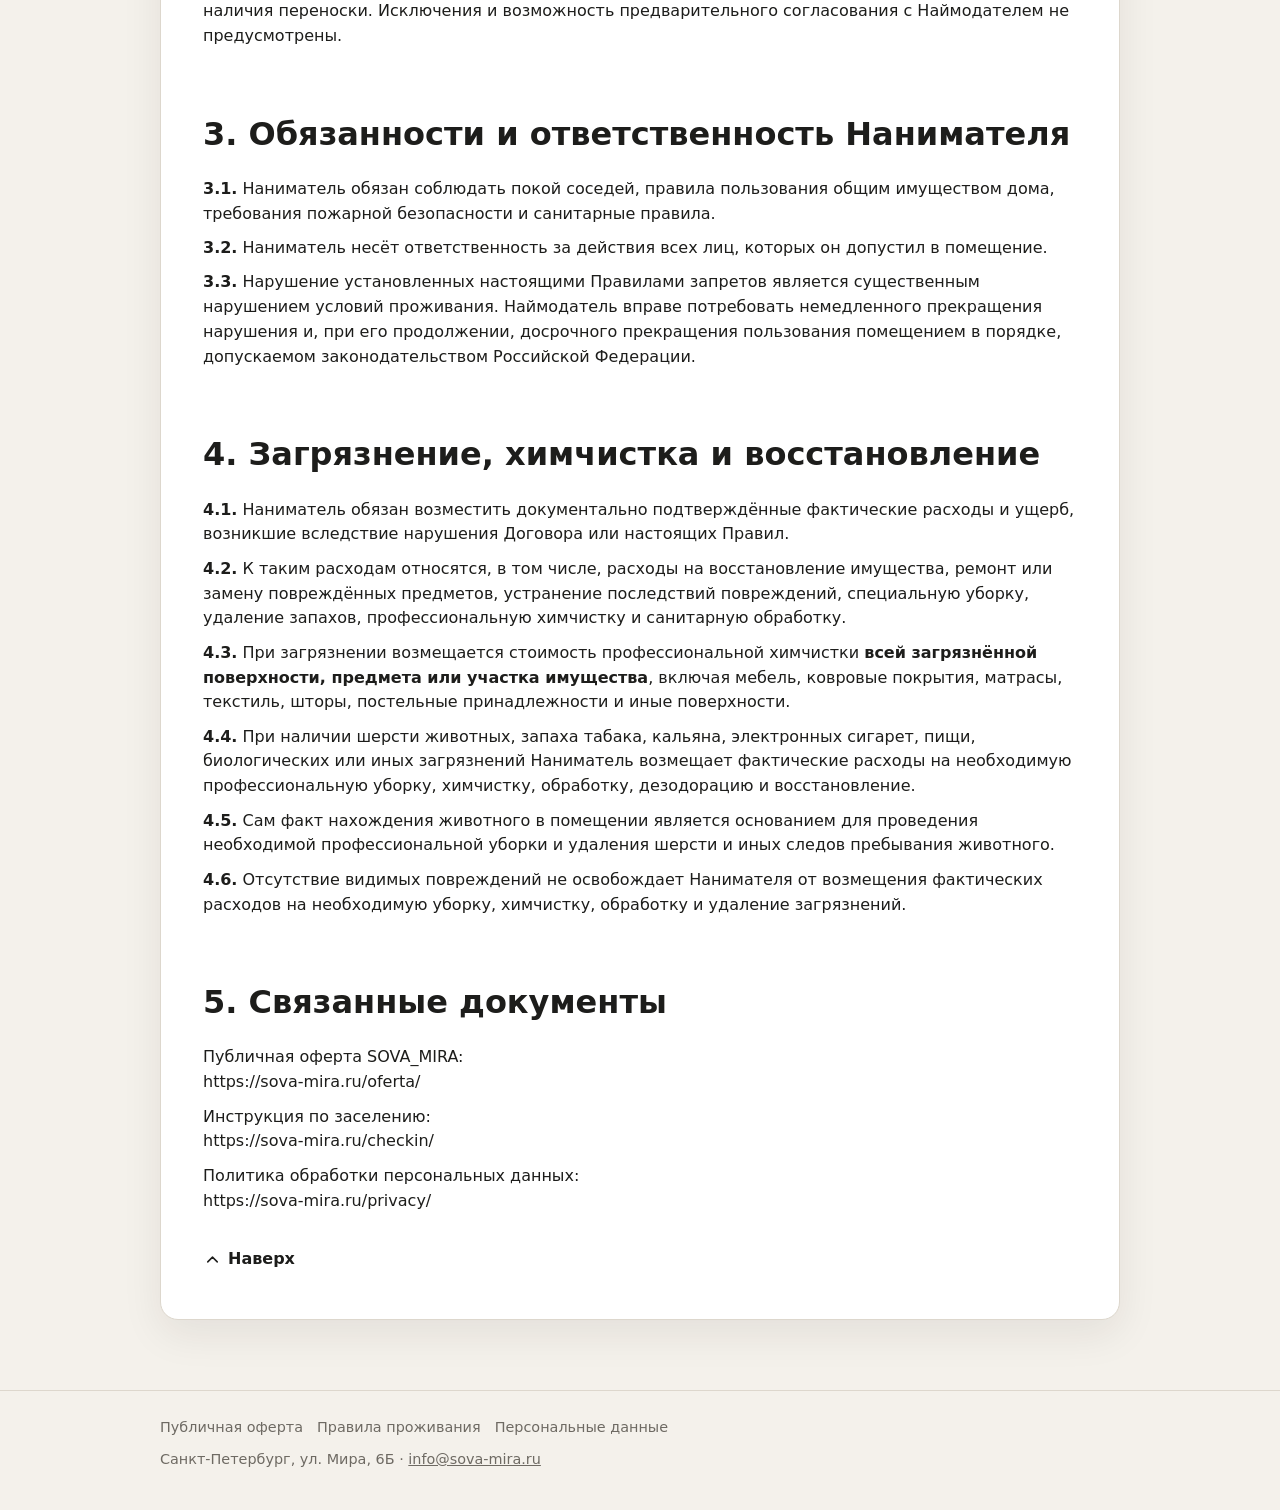
<file: rules/index.html>
<!DOCTYPE html>
<html lang="ru"><head><meta charset="utf-8"/><meta content="width=device-width,initial-scale=1" name="viewport"/><title>Правила проживания — SOVA_MIRA</title><link href="/assets/styles.css" rel="stylesheet"/><link href="/favicon.svg" rel="icon" type="image/svg+xml"/></head><body><header><div class="wrap nav">
<a class="brand" href="/"><img alt="SOVA_MIRA" src="/assets/logo.svg"/><span class="brand-copy"><span>SOVA_MIRA</span><small>Санкт-Петербург · Мира, 6Б</small></span></a>
<button aria-label="Меню" class="nav-toggle"><span class="icon"><svg aria-hidden="true" viewbox="0 0 24 24"><path d="M4 7h16M4 12h16M4 17h16" fill="none" stroke="currentColor" stroke-linecap="round" stroke-width="1.9"></path></svg></span></button>
<nav>
<a href="/common/">Общая зона</a><a href="/junior/">JUNIOR</a><a href="/double/">DOUBLE</a><a href="/loft/">LOFT</a><a href="/checkin/">Заселение</a><a href="/#contact">Связь</a>
</nav></div></header><main><div class="wrap">
<div class="room-actions"><a class="btn" href="/">
<span class="icon"><svg aria-hidden="true" viewbox="0 0 24 24"><path d="M15 18 9 12l6-6" fill="none" stroke="currentColor" stroke-linecap="round" stroke-linejoin="round" stroke-width="1.9"></path></svg></span>
На главную</a></div>
<article class="doc" id="top">
<div class="kicker">Для гостей</div>
<h1>Правила проживания SOVA_MIRA</h1>
<p>Постоянный адрес Правил проживания:<br/>
<span class="visible-url">https://sova-mira.ru/rules/</span></p>
<h2>1. Назначение помещения и проживающие лица</h2>
<p><strong>1.1.</strong> Помещение предоставляется исключительно для временного проживания Нанимателя и согласованных с Наймодателем лиц.</p>
<p><strong>1.2.</strong> В помещении вправе проживать только Наниматель и лица, количество и/или сведения о которых указаны в Индивидуальных условиях бронирования либо предварительно согласованы с Наймодателем.</p>
<p><strong>1.3.</strong> Нахождение в помещении любых иных посетителей, гостей или третьих лиц допускается только с предварительного согласия Наймодателя, в том числе если такие лица не остаются на ночь.</p>
<p><strong>1.4.</strong> Передача третьим лицам ключей, электронных ключей, кодов доступа и иных средств доступа запрещается.</p>
<h2>2. Запреты</h2>
<p><strong>2.1.</strong> В помещении запрещаются:</p>
<ul>
<li>шумные вечеринки, мероприятия, праздники и застолья;</li>
<li>громкая музыка, крики, пение и иные действия, нарушающие покой соседей;</li>
<li>курение сигарет, сигар, трубок и любых иных табачных изделий;</li>
<li>использование электронных сигарет, вейпов, систем нагревания табака и иных никотинсодержащих устройств;</li>
<li>использование кальянов независимо от состава смеси;</li>
<li>распитие крепких алкогольных напитков крепостью более 20%;</li>
<li>употребление любых алкогольных напитков способом или в количестве, приводящем к нарушению порядка, тишины, безопасности людей либо сохранности имущества;</li>
<li>хранение или использование запрещённых законодательством веществ и предметов;</li>
<li>использование открытого огня, включая свечи и горелки, кроме штатного бытового оборудования, предназначенного для этого;</li>
<li>использование пиротехнических изделий;</li>
<li>отключение, закрытие, повреждение или иное вмешательство в пожарные извещатели, датчики, системы безопасности и средства доступа;</li>
<li>повреждение имущества;</li>
<li>перемещение крупной мебели, демонтаж или изменение подключения оборудования без согласия Наймодателя;</li>
<li>ведение коммерческой деятельности, оказание услуг, коммерческая фото- и видеосъёмка без предварительного согласия Наймодателя.</li>
</ul>
<p><strong>2.2. Животные.</strong> Нахождение и проживание в помещении с любыми животными строго запрещено, независимо от вида, размера, породы, продолжительности нахождения животного в помещении и наличия переноски. Исключения и возможность предварительного согласования с Наймодателем не предусмотрены.</p>
<h2>3. Обязанности и ответственность Нанимателя</h2>
<p><strong>3.1.</strong> Наниматель обязан соблюдать покой соседей, правила пользования общим имуществом дома, требования пожарной безопасности и санитарные правила.</p>
<p><strong>3.2.</strong> Наниматель несёт ответственность за действия всех лиц, которых он допустил в помещение.</p>
<p><strong>3.3.</strong> Нарушение установленных настоящими Правилами запретов является существенным нарушением условий проживания. Наймодатель вправе потребовать немедленного прекращения нарушения и, при его продолжении, досрочного прекращения пользования помещением в порядке, допускаемом законодательством Российской Федерации.</p>
<h2>4. Загрязнение, химчистка и восстановление</h2>
<p><strong>4.1.</strong> Наниматель обязан возместить документально подтверждённые фактические расходы и ущерб, возникшие вследствие нарушения Договора или настоящих Правил.</p>
<p><strong>4.2.</strong> К таким расходам относятся, в том числе, расходы на восстановление имущества, ремонт или замену повреждённых предметов, устранение последствий повреждений, специальную уборку, удаление запахов, профессиональную химчистку и санитарную обработку.</p>
<p><strong>4.3.</strong> При загрязнении возмещается стоимость профессиональной химчистки <strong>всей загрязнённой поверхности, предмета или участка имущества</strong>, включая мебель, ковровые покрытия, матрасы, текстиль, шторы, постельные принадлежности и иные поверхности.</p>
<p><strong>4.4.</strong> При наличии шерсти животных, запаха табака, кальяна, электронных сигарет, пищи, биологических или иных загрязнений Наниматель возмещает фактические расходы на необходимую профессиональную уборку, химчистку, обработку, дезодорацию и восстановление.</p>
<p><strong>4.5.</strong> Сам факт нахождения животного в помещении является основанием для проведения необходимой профессиональной уборки и удаления шерсти и иных следов пребывания животного.</p>
<p><strong>4.6.</strong> Отсутствие видимых повреждений не освобождает Нанимателя от возмещения фактических расходов на необходимую уборку, химчистку, обработку и удаление загрязнений.</p>
<h2>5. Связанные документы</h2>
<p>Публичная оферта SOVA_MIRA:<br/>
<span class="visible-url">https://sova-mira.ru/oferta/</span></p>
<p>Инструкция по заселению:<br/>
<span class="visible-url">https://sova-mira.ru/checkin/</span></p>
<p>Политика обработки персональных данных:<br/>
<span class="visible-url">https://sova-mira.ru/privacy/</span></p>
<a class="back-top" href="#top">
<span class="icon"><svg aria-hidden="true" viewbox="0 0 24 24"><path d="m6 15 6-6 6 6" fill="none" stroke="currentColor" stroke-linecap="round" stroke-linejoin="round" stroke-width="1.9"></path></svg></span>
Наверх</a>
</article>
</div></main><footer><div class="wrap"><div class="footer-links"><a href="/oferta/">Публичная оферта</a><a href="/rules/">Правила проживания</a><a href="/privacy/">Персональные данные</a></div><div>Санкт-Петербург, ул. Мира, 6Б · <a href="mailto:info@sova-mira.ru">info@sova-mira.ru</a></div></div></footer><div class="floating-contact">
<div class="contact-pop">
<a href="tel:+79219409871">MAX / звонок</a>
<a href="tg://resolve?phone=79219409871">Telegram</a>
<a href="https://wa.me/79219409871" rel="noopener" target="_blank">WhatsApp</a>
<a href="sms:+79219409871">SMS</a>
<a href="mailto:info@sova-mira.ru">E-mail</a>
</div>
<button data-contact-toggle="" type="button"><span class="icon"><svg aria-hidden="true" viewbox="0 0 24 24"><path d="M4 5h16v11H8l-4 4z" fill="none" stroke="currentColor" stroke-linejoin="round" stroke-width="1.8"></path></svg></span> Связаться</button>
</div><script src="/assets/site.js"></script></body></html>
</file>
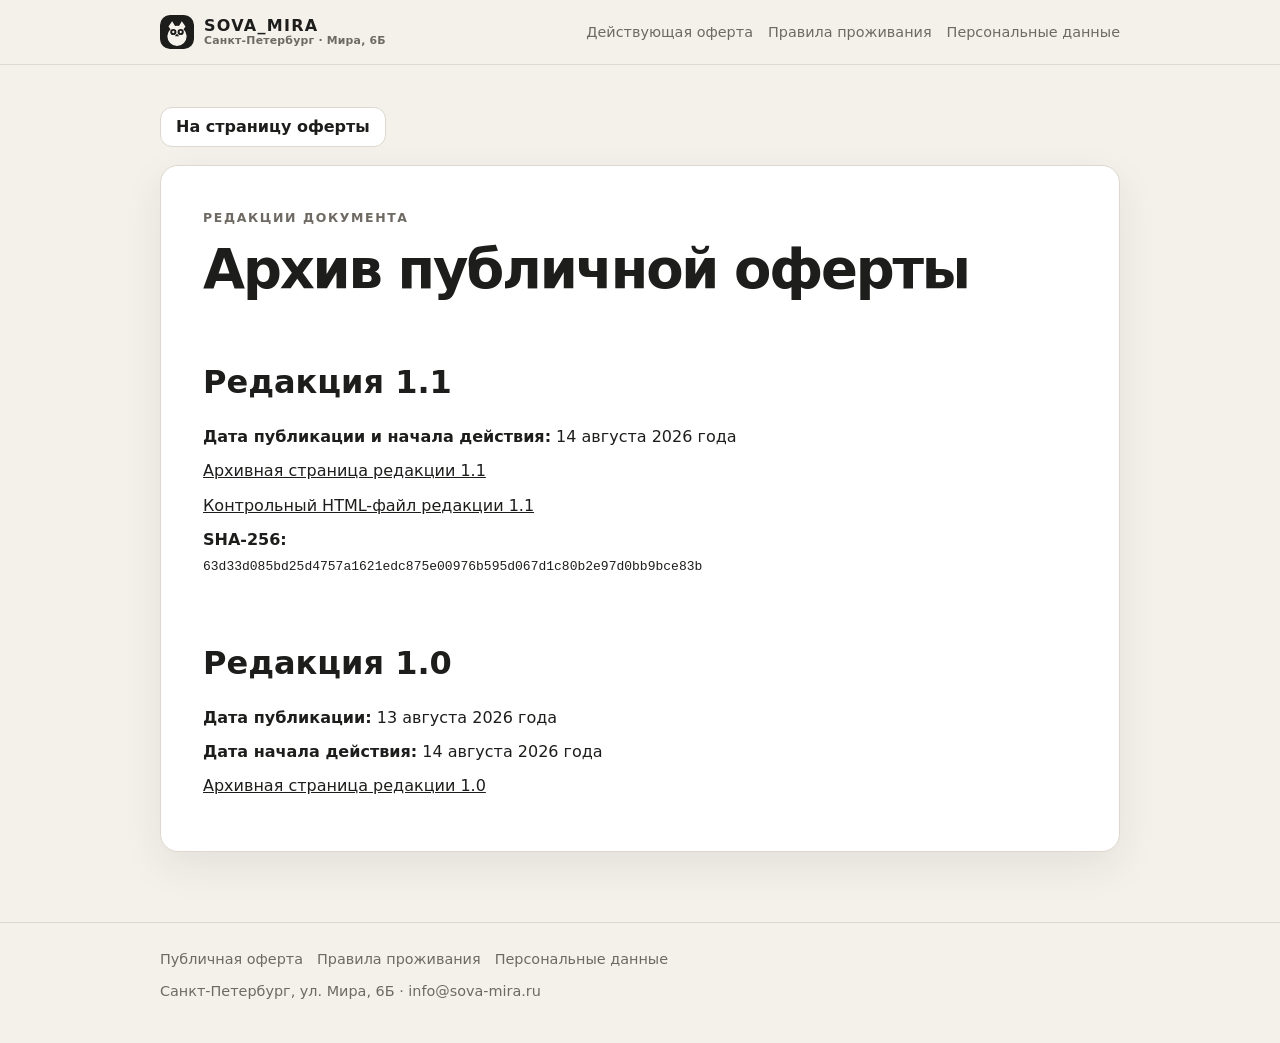
<file: oferta/archive/index.html>
<!DOCTYPE html>
<html lang="ru">
<head>
<meta charset="utf-8"/>
<meta content="width=device-width,initial-scale=1" name="viewport"/>
<title>Архив публичной оферты — SOVA_MIRA</title>
<meta content="Архив редакций публичной оферты SOVA_MIRA" name="description"/>
<link href="/assets/styles.css" rel="stylesheet"/><link href="/favicon.svg" rel="icon" type="image/svg+xml"/>
</head>
<body>
<header><div class="wrap nav">
<a class="brand" href="/"><img alt="SOVA_MIRA" src="/assets/logo.svg"/><span class="brand-copy"><span>SOVA_MIRA</span><small>Санкт-Петербург · Мира, 6Б</small></span></a>
<nav><a href="/oferta/">Действующая оферта</a><a href="/rules/">Правила проживания</a><a href="/privacy/">Персональные данные</a></nav>
</div></header>
<main><div class="wrap">
<div class="room-actions"><a class="btn" href="/oferta/">На страницу оферты</a></div>
<article class="doc">
<div class="kicker">Редакции документа</div>
<h1>Архив публичной оферты</h1>
<h2>Редакция 1.1</h2>
<p><strong>Дата публикации и начала действия:</strong> 14 августа 2026 года</p>
<p><a href="/oferta/archive/1.1/">Архивная страница редакции 1.1</a></p>
<p><a href="/oferta/archive/1.1/oferta-1.1.html">Контрольный HTML-файл редакции 1.1</a></p>
<p><strong>SHA-256:</strong><br/><code>63d33d085bd25d4757a1621edc875e00976b595d067d1c80b2e97d0bb9bce83b</code></p>
<h2>Редакция 1.0</h2>
<p><strong>Дата публикации:</strong> 13 августа 2026 года</p>
<p><strong>Дата начала действия:</strong> 14 августа 2026 года</p>
<p><a href="/oferta/archive/1.0/">Архивная страница редакции 1.0</a></p>
</article>
</div></main>
<footer><div class="wrap"><div class="footer-links"><a href="/oferta/">Публичная оферта</a><a href="/rules/">Правила проживания</a><a href="/privacy/">Персональные данные</a></div><div>Санкт-Петербург, ул. Мира, 6Б · info@sova-mira.ru</div></div></footer>
<script src="/assets/site.js"></script>
</body>
</html>
</file>
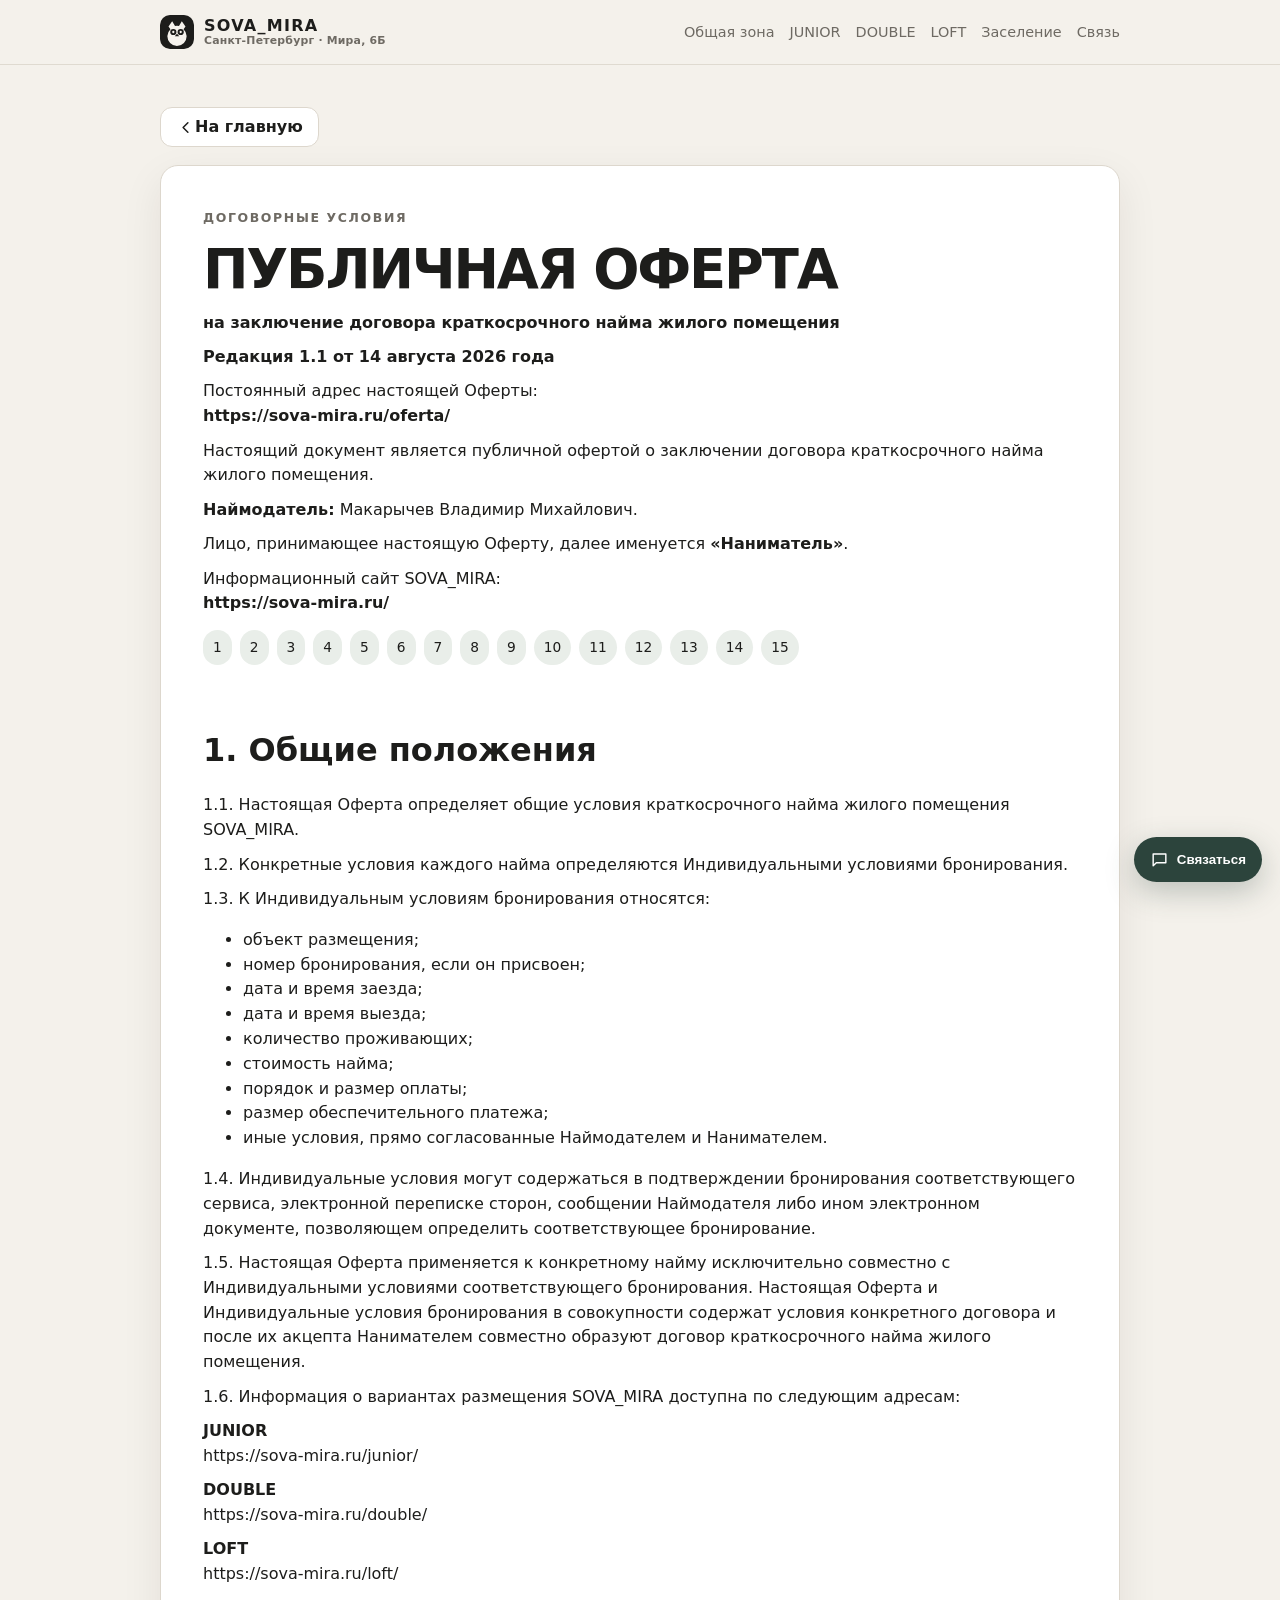
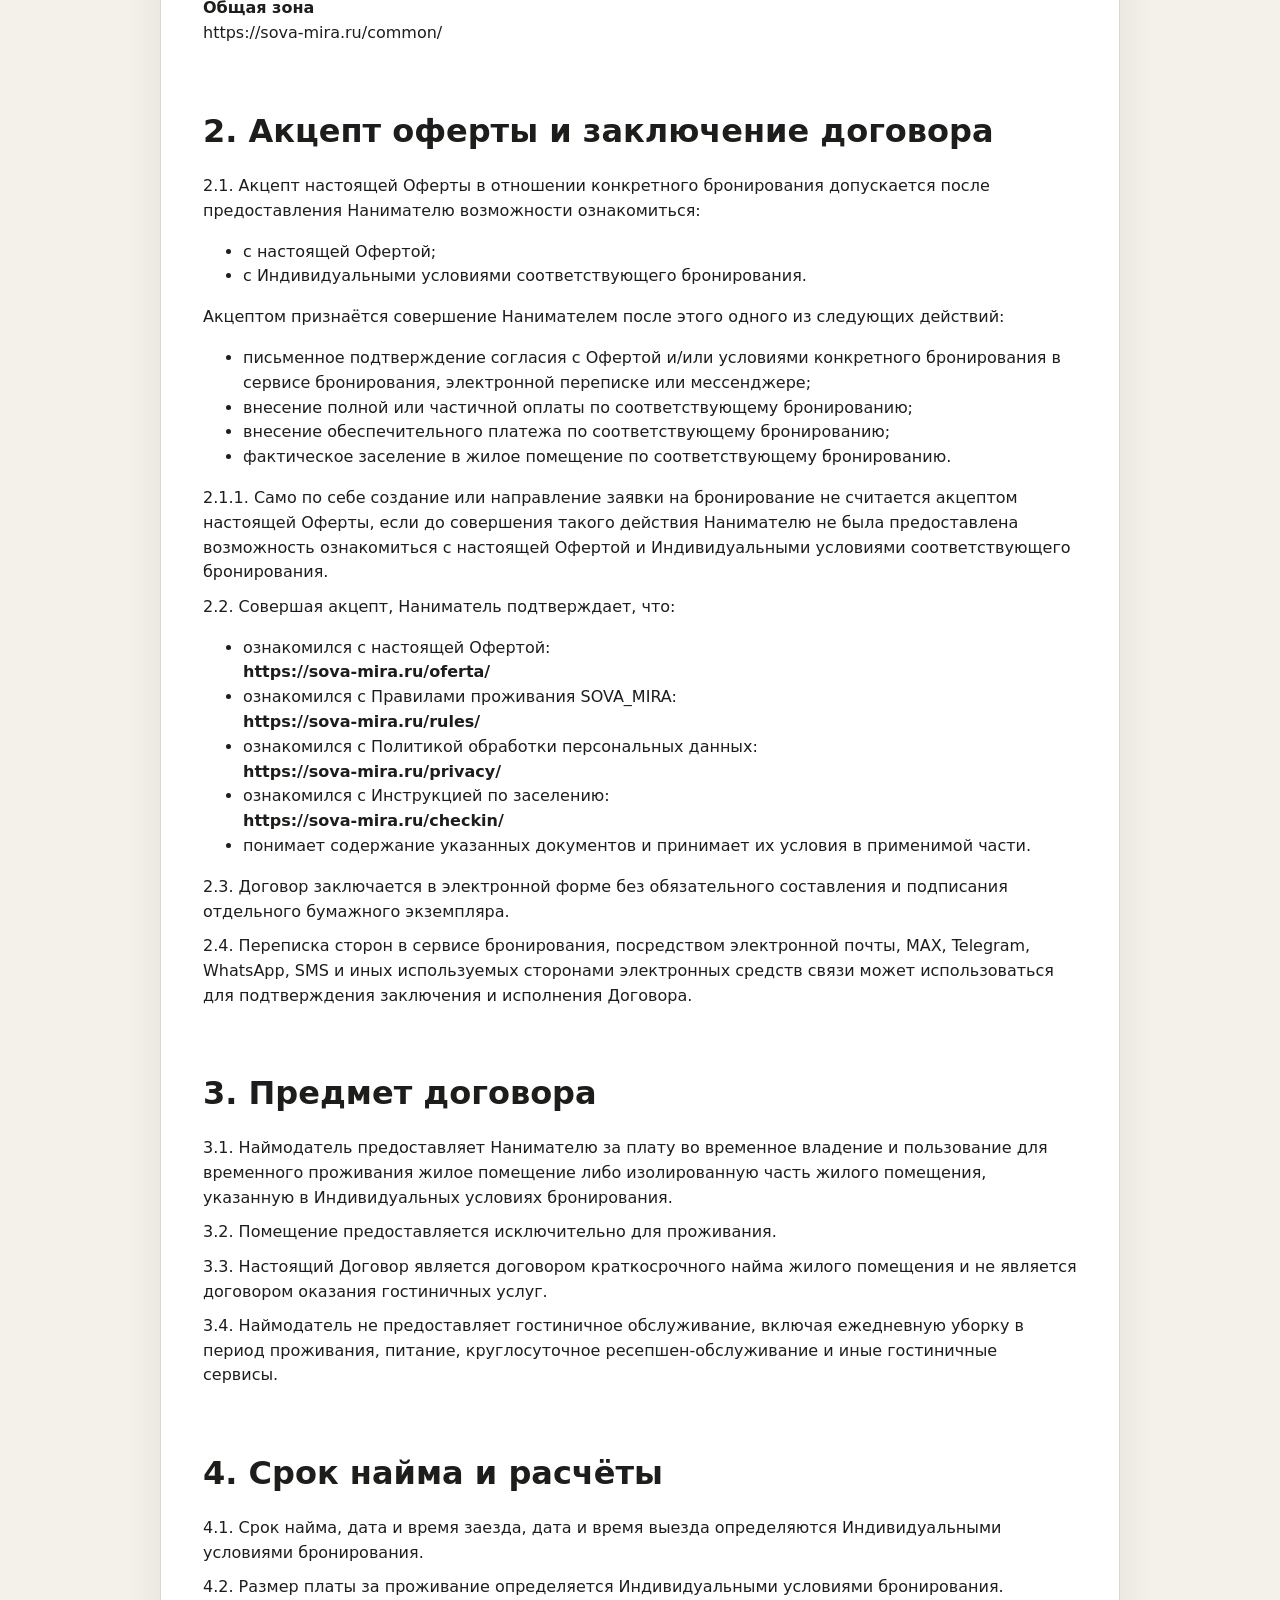
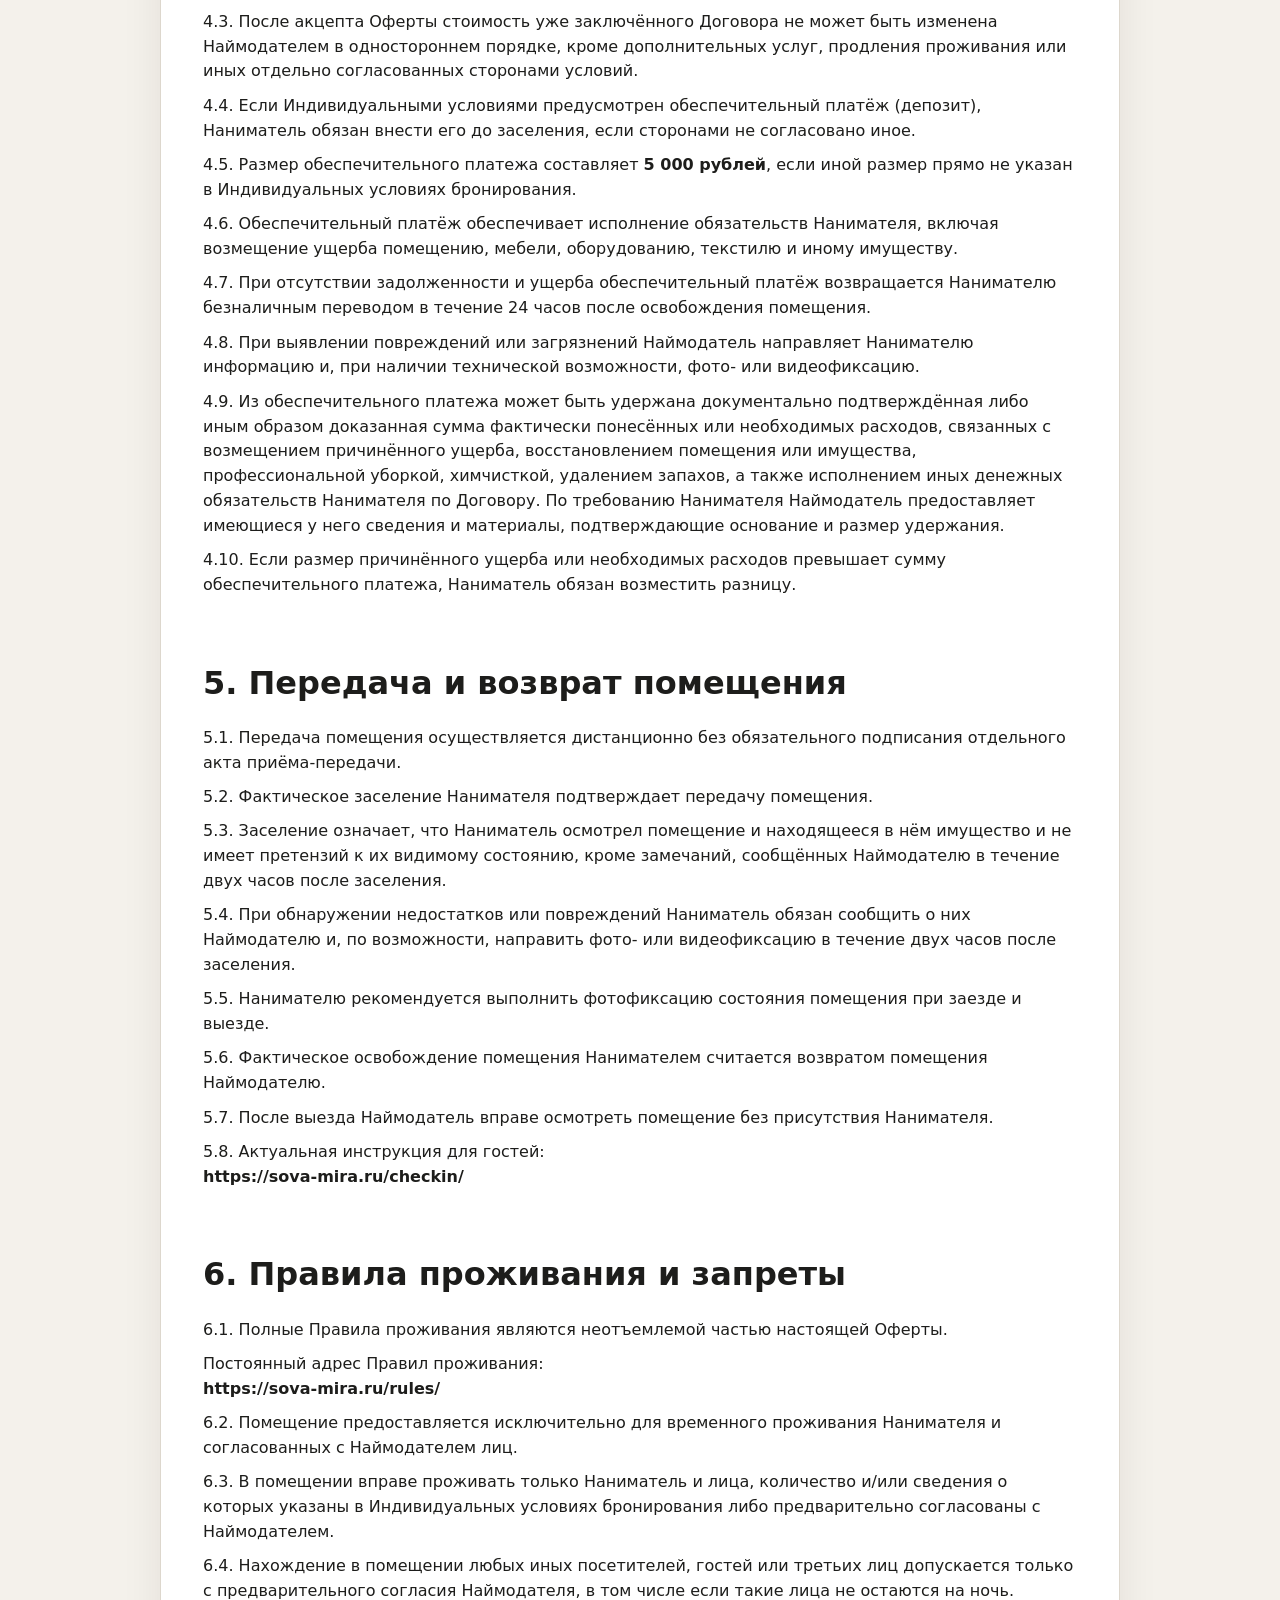
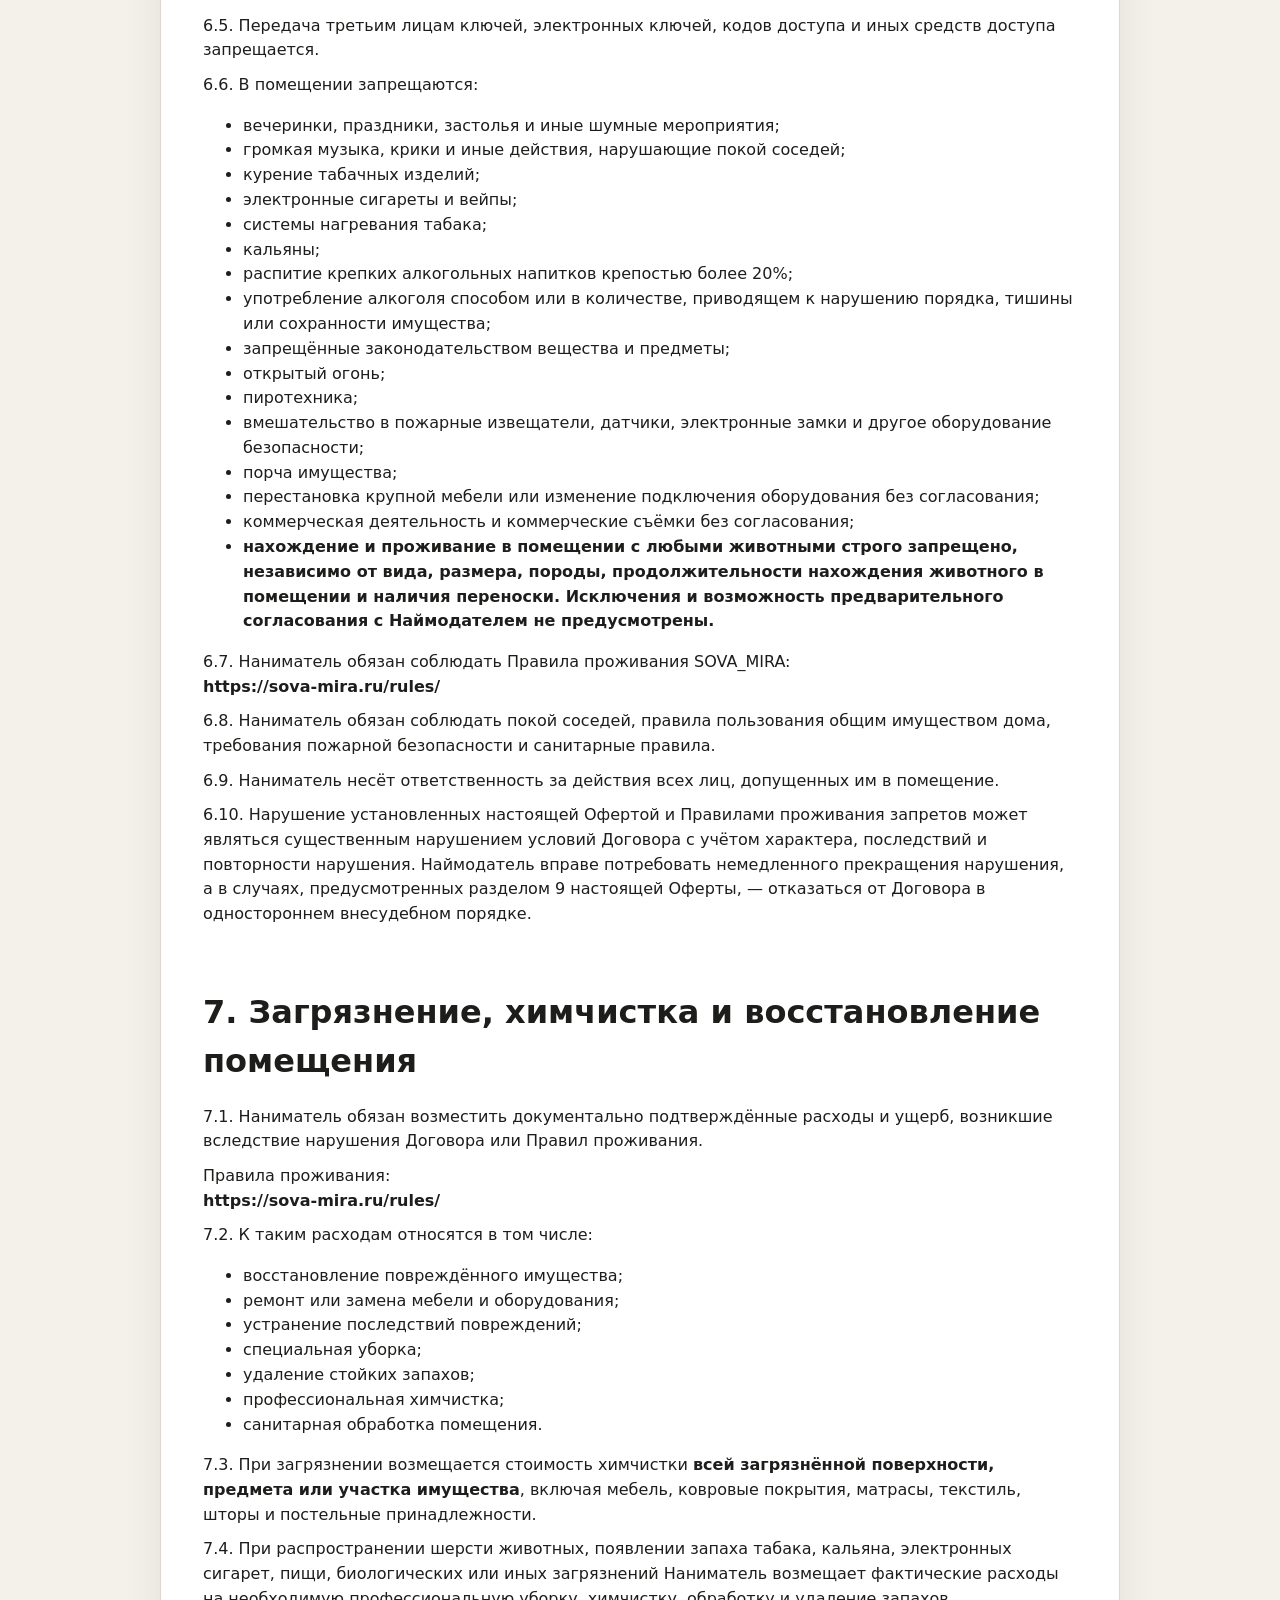
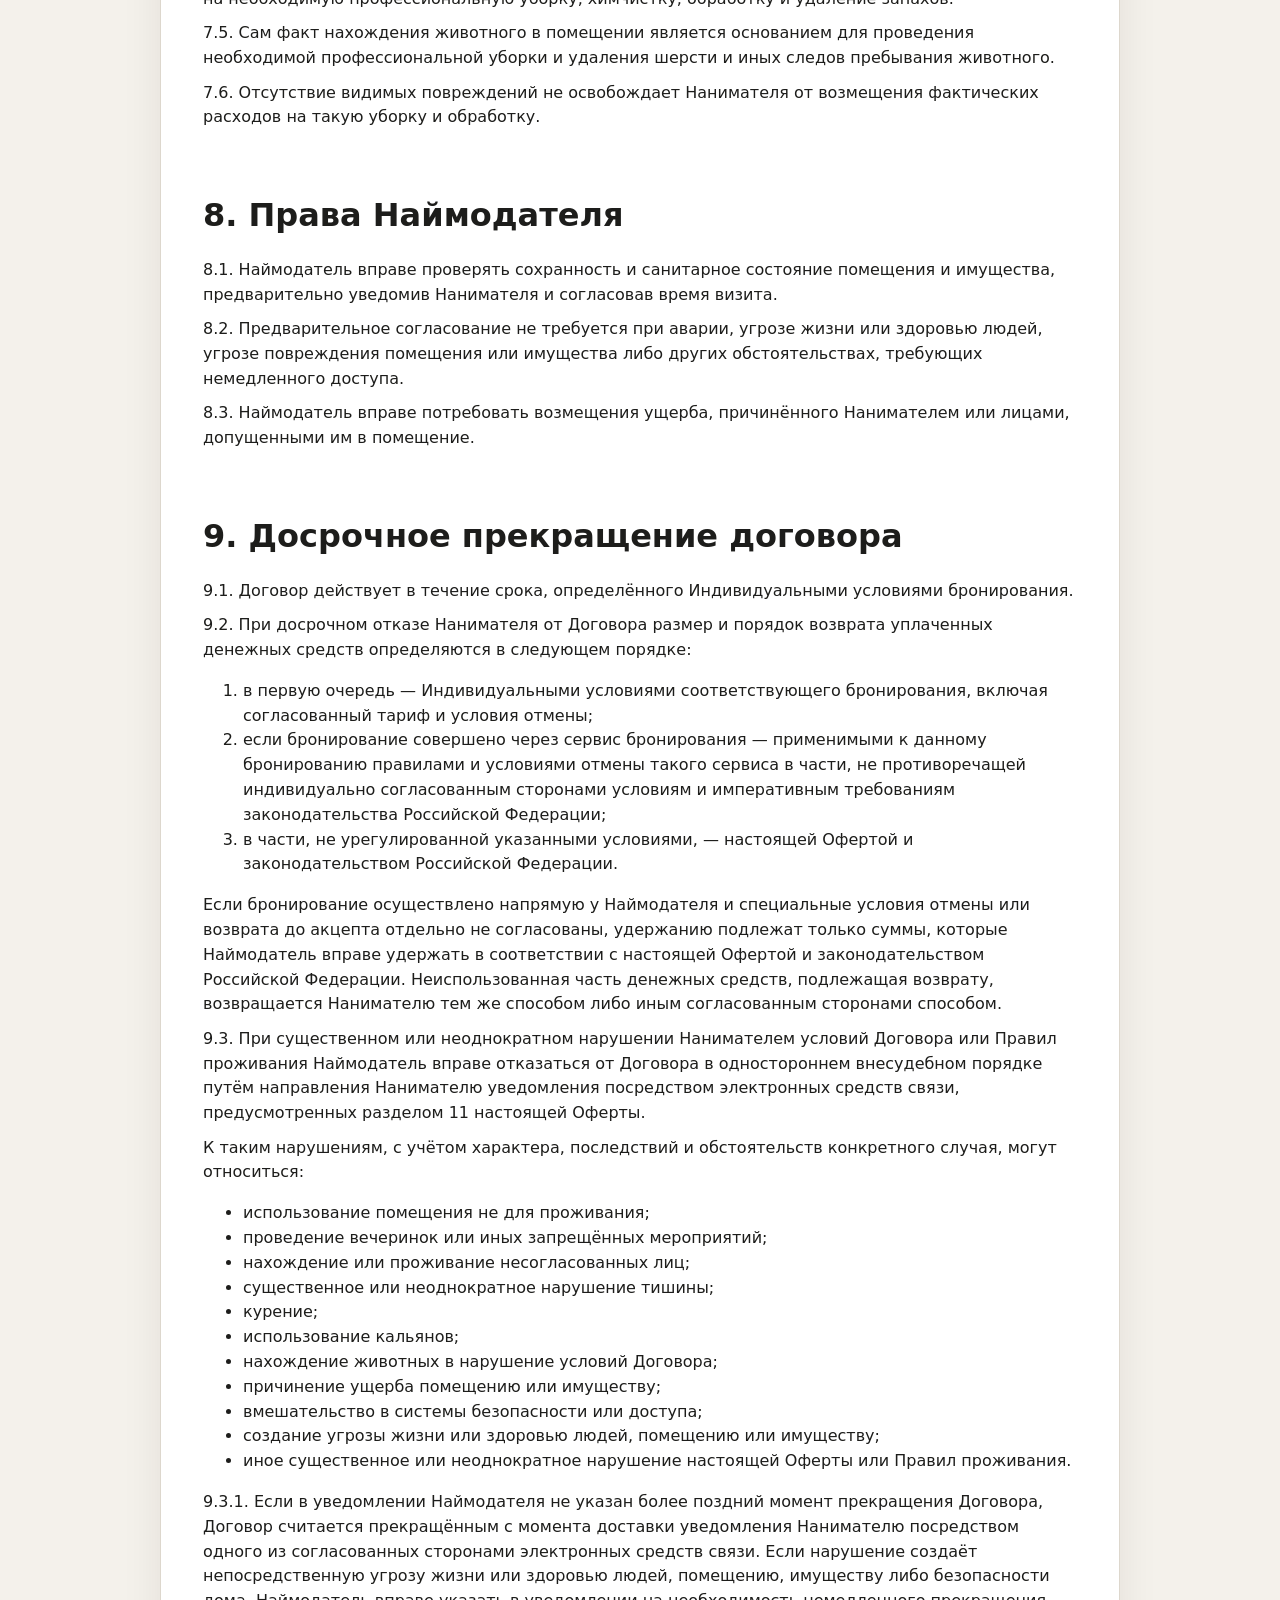
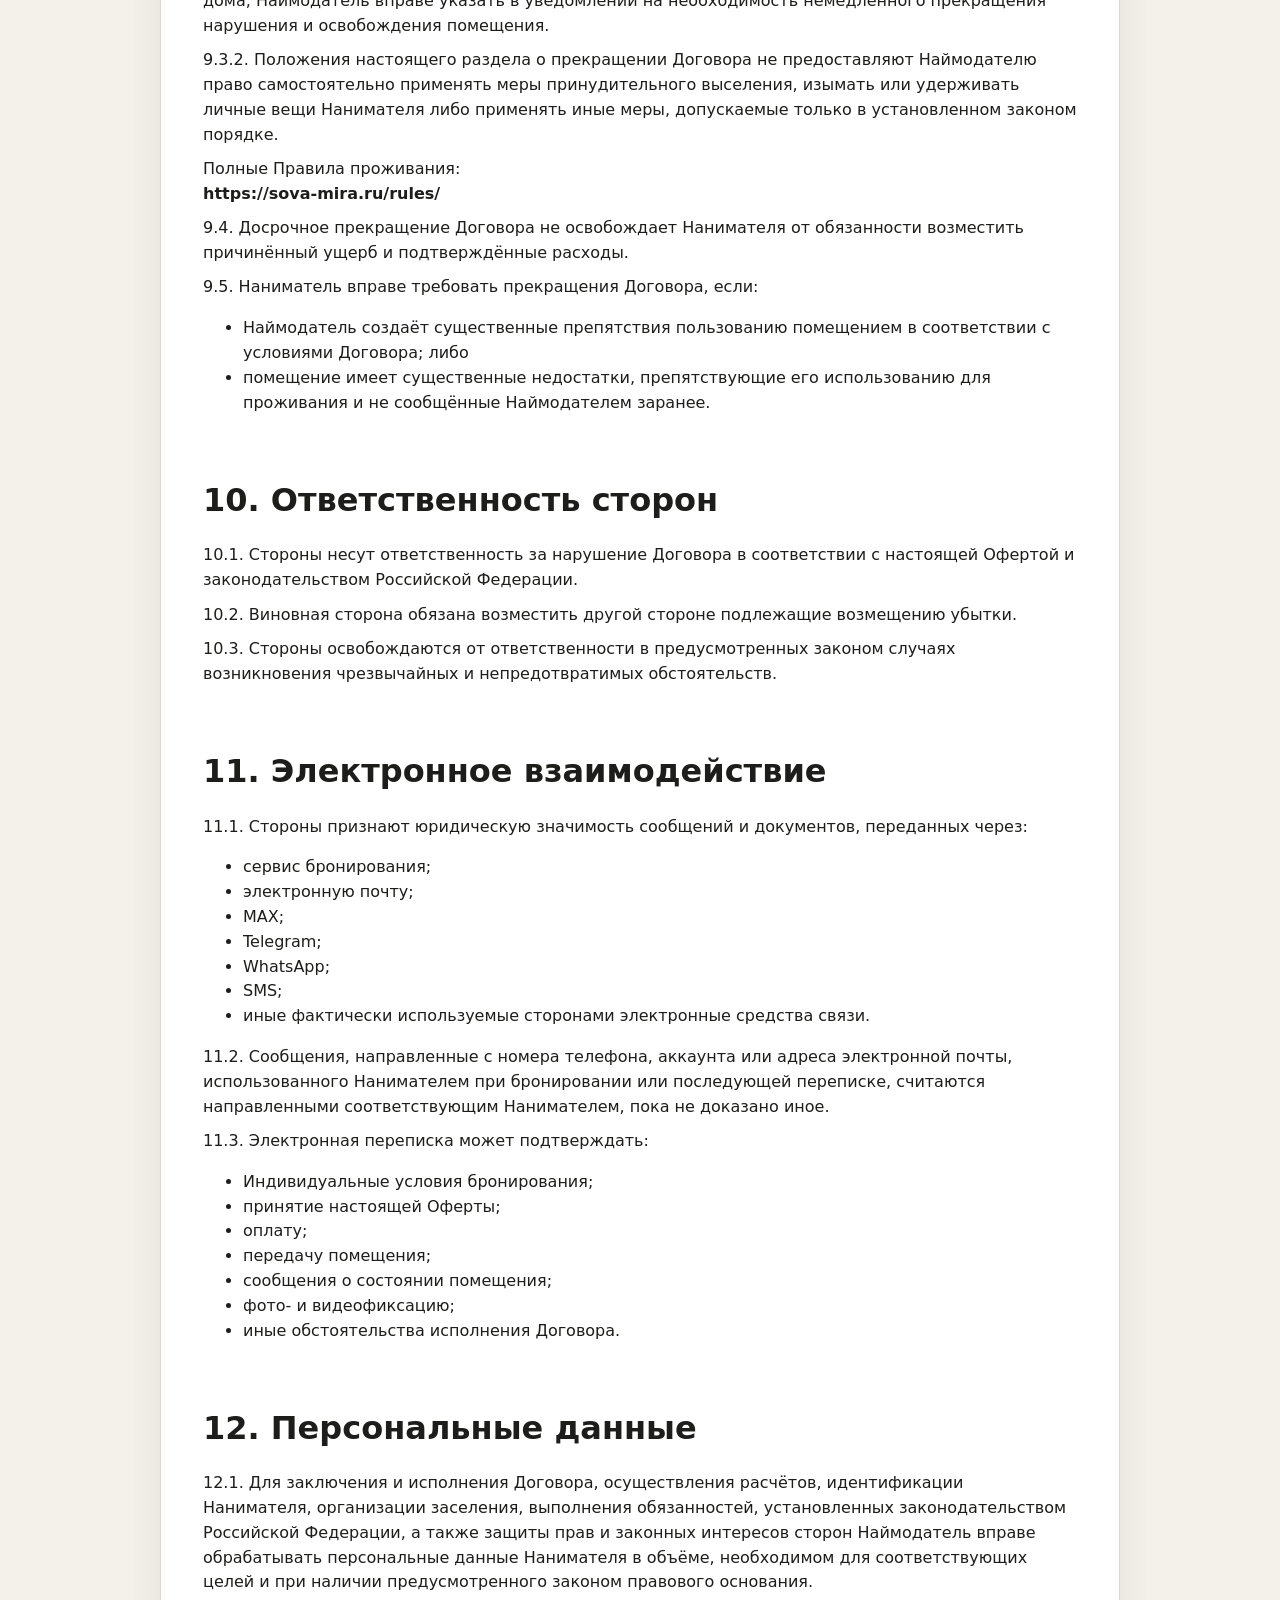
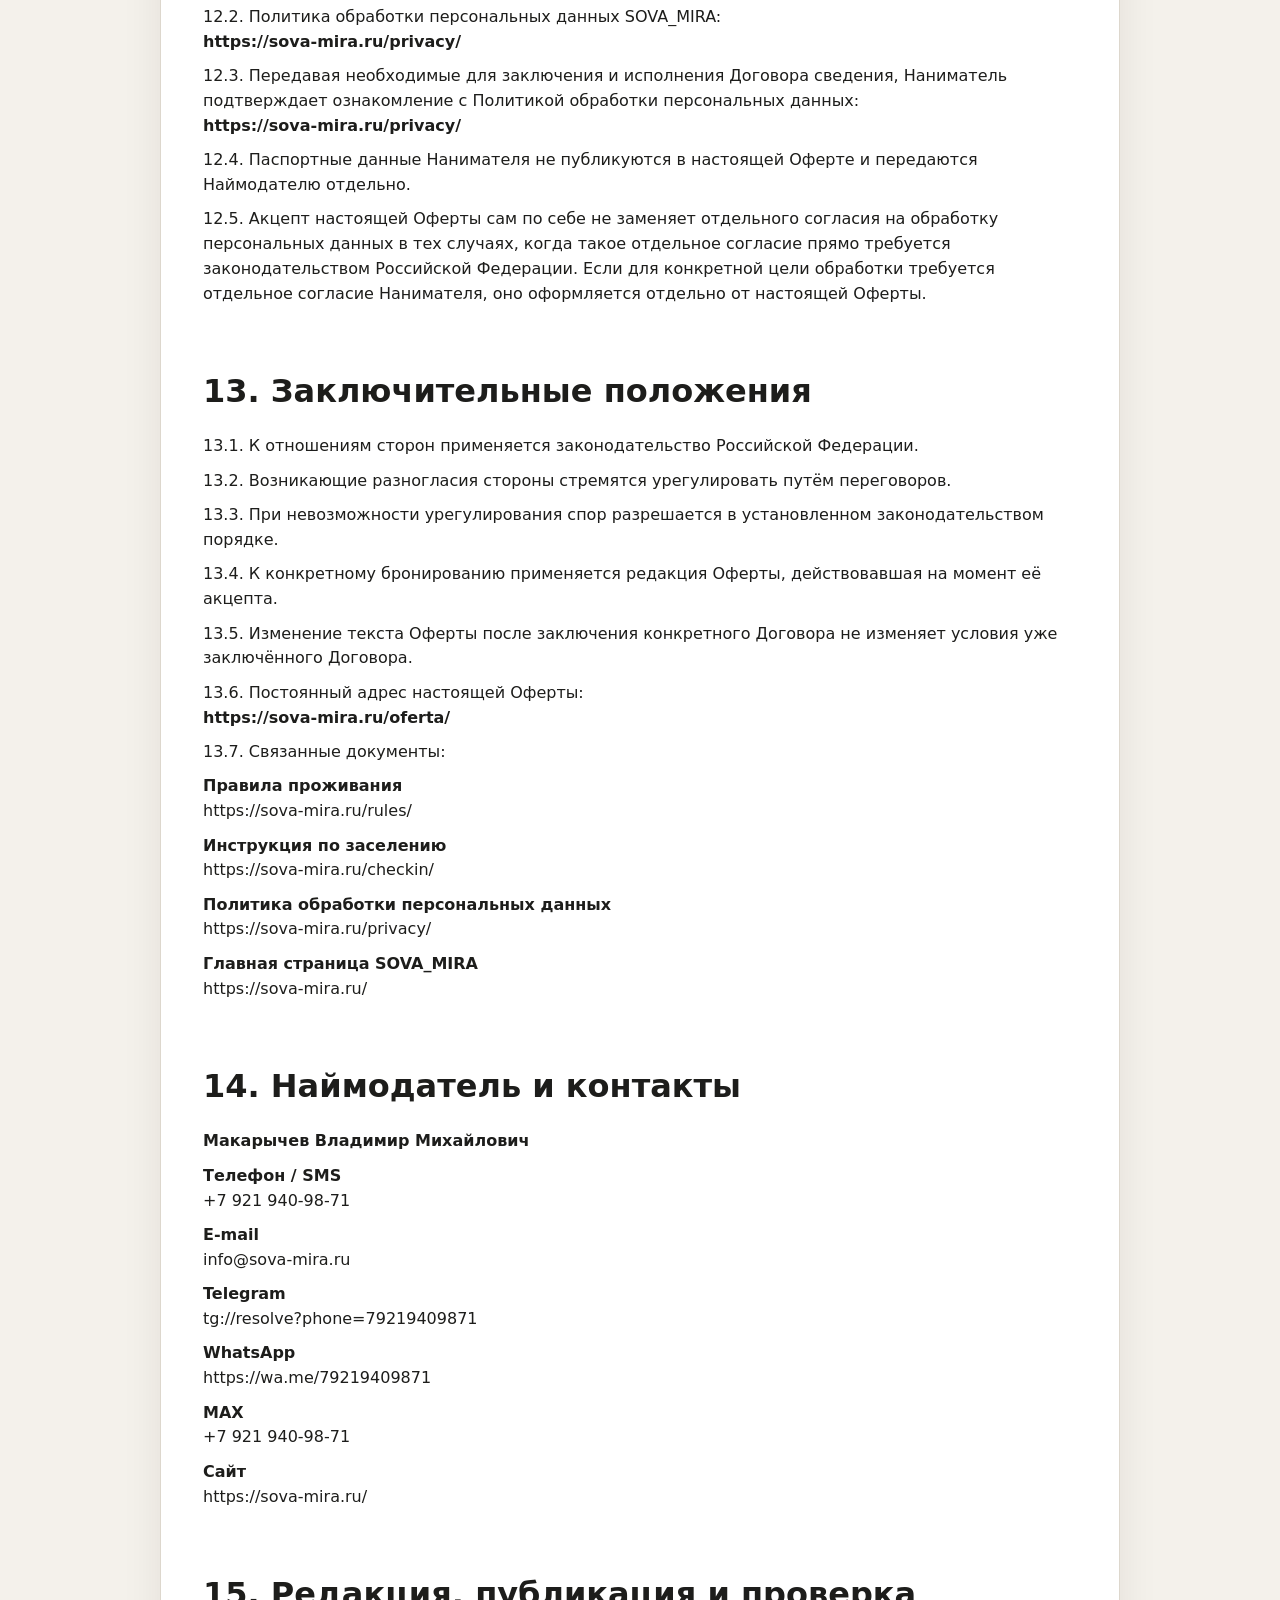
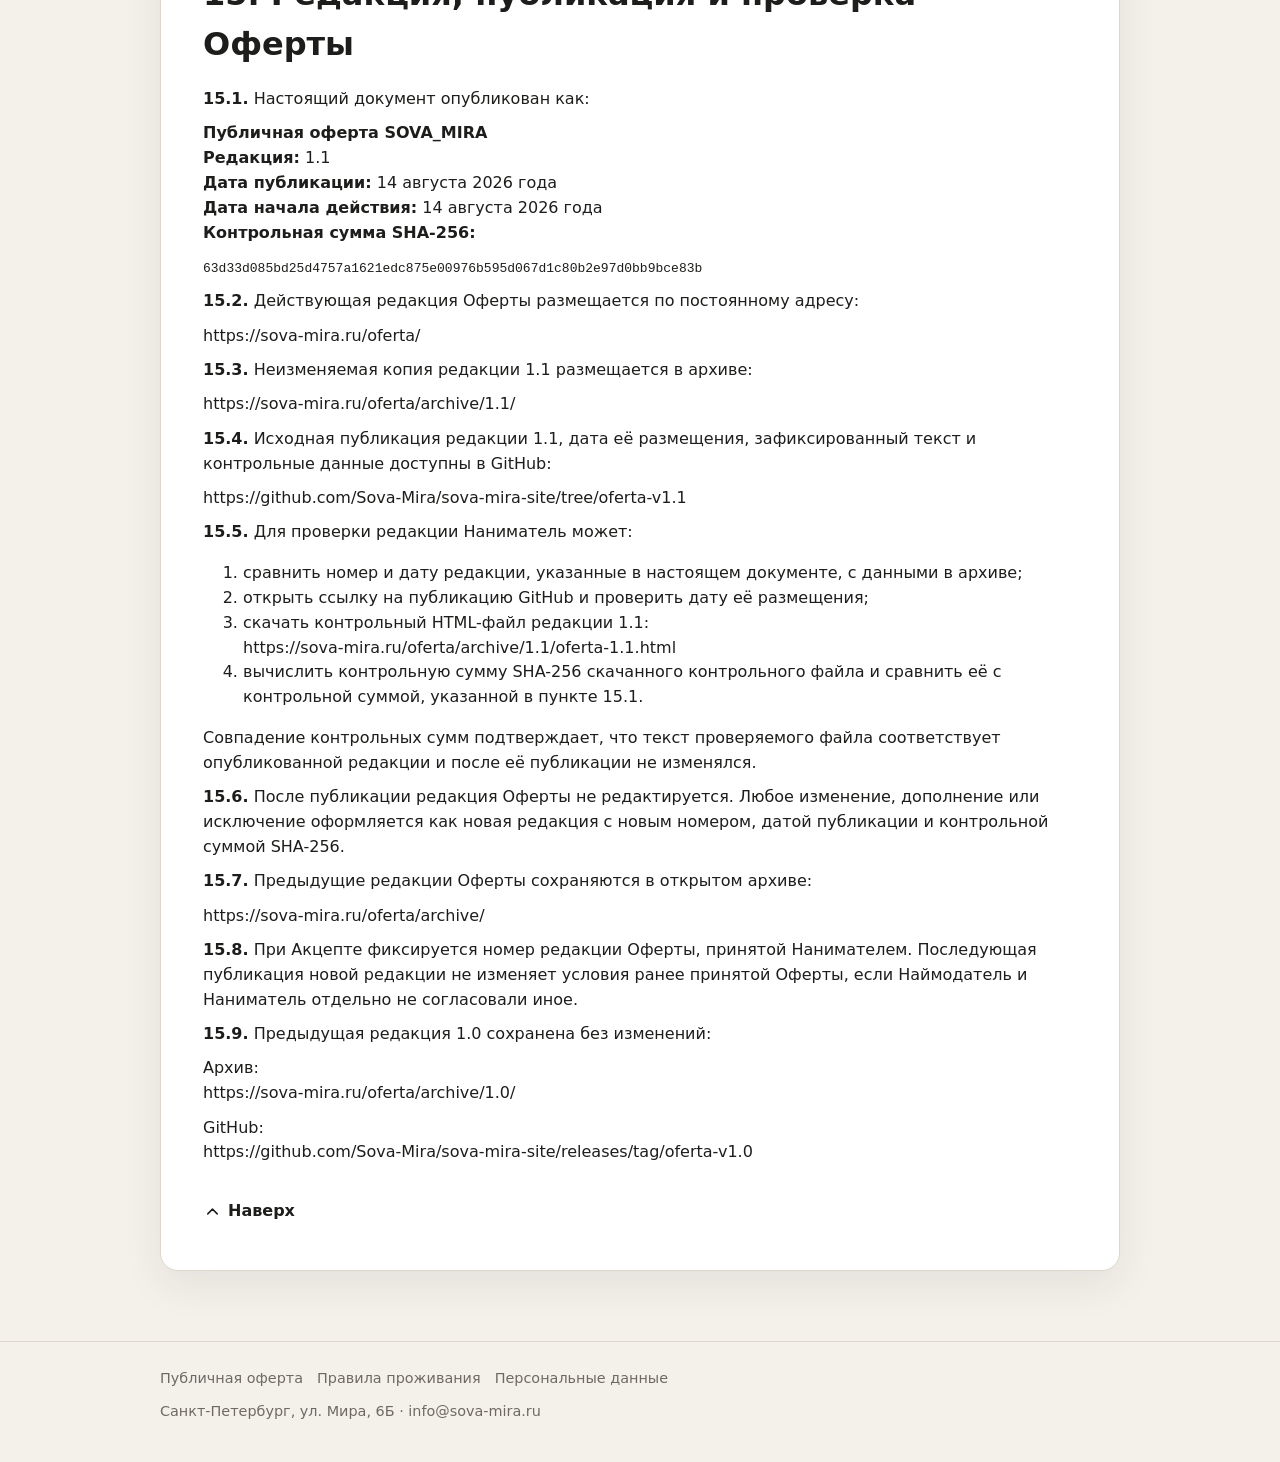
<file: oferta/archive/1.1/index.html>
<!DOCTYPE html>

<html lang="ru">
<head>
<meta charset="utf-8"/>
<meta content="width=device-width,initial-scale=1" name="viewport"/>
<title>Публичная оферта — SOVA_MIRA</title>
<meta content="Публичная оферта SOVA_MIRA на заключение договора краткосрочного найма жилого помещения" name="description"/>
<link href="/assets/styles.css" rel="stylesheet"/><link href="/favicon.svg" rel="icon" type="image/svg+xml"/>
</head>
<body>
<header><div class="wrap nav">
<a class="brand" href="/"><img alt="SOVA_MIRA" src="/assets/logo.svg"/><span class="brand-copy"><span>SOVA_MIRA</span><small>Санкт-Петербург · Мира, 6Б</small></span></a>
<button aria-label="Меню" class="nav-toggle"><span class="icon"><svg aria-hidden="true" viewbox="0 0 24 24"><path d="M4 7h16M4 12h16M4 17h16" fill="none" stroke="currentColor" stroke-linecap="round" stroke-width="1.9"></path></svg></span></button>
<nav>
<a href="/common/">Общая зона</a><a href="/junior/">JUNIOR</a><a href="/double/">DOUBLE</a><a href="/loft/">LOFT</a><a href="/checkin/">Заселение</a><a href="/#contact">Связь</a>
</nav></div></header>
<main><div class="wrap">
<div class="room-actions"><a class="btn" href="/"><span class="icon"><svg aria-hidden="true" viewbox="0 0 24 24"><path d="M15 18 9 12l6-6" fill="none" stroke="currentColor" stroke-linecap="round" stroke-linejoin="round" stroke-width="1.9"></path></svg></span> На главную</a></div><article class="doc" id="top">
<div class="kicker">Договорные условия</div>
<h1>ПУБЛИЧНАЯ ОФЕРТА</h1>
<p><strong>на заключение договора краткосрочного найма жилого помещения</strong></p>
<p><strong>Редакция 1.1 от 14 августа 2026 года</strong></p>
<p>Постоянный адрес настоящей Оферты:<br/>
<strong>https://sova-mira.ru/oferta/</strong></p>
<p>Настоящий документ является публичной офертой о заключении договора краткосрочного найма жилого помещения.</p>
<p><strong>Наймодатель:</strong> Макарычев Владимир Михайлович.</p>
<p>Лицо, принимающее настоящую Оферту, далее именуется <strong>«Наниматель»</strong>.</p>
<p>Информационный сайт SOVA_MIRA:<br/>
<strong>https://sova-mira.ru/</strong></p><div class="legal-toc"><a href="#sec-1">1</a><a href="#sec-2">2</a><a href="#sec-3">3</a><a href="#sec-4">4</a><a href="#sec-5">5</a><a href="#sec-6">6</a><a href="#sec-7">7</a><a href="#sec-8">8</a><a href="#sec-9">9</a><a href="#sec-10">10</a><a href="#sec-11">11</a><a href="#sec-12">12</a><a href="#sec-13">13</a><a href="#sec-14">14</a><a href="#sec-15">15</a></div><h2 id="sec-1">1. Общие положения</h2>
<p>1.1. Настоящая Оферта определяет общие условия краткосрочного найма жилого помещения SOVA_MIRA.</p>
<p>1.2. Конкретные условия каждого найма определяются Индивидуальными условиями бронирования.</p>
<p>1.3. К Индивидуальным условиям бронирования относятся:</p>
<ul>
<li>объект размещения;</li>
<li>номер бронирования, если он присвоен;</li>
<li>дата и время заезда;</li>
<li>дата и время выезда;</li>
<li>количество проживающих;</li>
<li>стоимость найма;</li>
<li>порядок и размер оплаты;</li>
<li>размер обеспечительного платежа;</li>
<li>иные условия, прямо согласованные Наймодателем и Нанимателем.</li>
</ul>
<p>1.4. Индивидуальные условия могут содержаться в подтверждении бронирования соответствующего сервиса, электронной переписке сторон, сообщении Наймодателя либо ином электронном документе, позволяющем определить соответствующее бронирование.</p>
<p>1.5. Настоящая Оферта применяется к конкретному найму исключительно совместно с Индивидуальными условиями соответствующего бронирования. Настоящая Оферта и Индивидуальные условия бронирования в совокупности содержат условия конкретного договора и после их акцепта Нанимателем совместно образуют договор краткосрочного найма жилого помещения.</p>
<p>1.6. Информация о вариантах размещения SOVA_MIRA доступна по следующим адресам:</p>
<p><strong>JUNIOR</strong><br/>
https://sova-mira.ru/junior/</p>
<p><strong>DOUBLE</strong><br/>
https://sova-mira.ru/double/</p>
<p><strong>LOFT</strong><br/>
https://sova-mira.ru/loft/</p>
<p><strong>Общая зона</strong><br/>
https://sova-mira.ru/common/</p>
<h2 id="sec-2">2. Акцепт оферты и заключение договора</h2>
<p>2.1. Акцепт настоящей Оферты в отношении конкретного бронирования допускается после предоставления Нанимателю возможности ознакомиться:</p>
<ul>
<li>с настоящей Офертой;</li>
<li>с Индивидуальными условиями соответствующего бронирования.</li>
</ul>
<p>Акцептом признаётся совершение Нанимателем после этого одного из следующих действий:</p>
<ul>
<li>письменное подтверждение согласия с Офертой и/или условиями конкретного бронирования в сервисе бронирования, электронной переписке или мессенджере;</li>
<li>внесение полной или частичной оплаты по соответствующему бронированию;</li>
<li>внесение обеспечительного платежа по соответствующему бронированию;</li>
<li>фактическое заселение в жилое помещение по соответствующему бронированию.</li>
</ul>
<p>2.1.1. Само по себе создание или направление заявки на бронирование не считается акцептом настоящей Оферты, если до совершения такого действия Нанимателю не была предоставлена возможность ознакомиться с настоящей Офертой и Индивидуальными условиями соответствующего бронирования.</p>
<p>2.2. Совершая акцепт, Наниматель подтверждает, что:</p>
<ul>
<li>ознакомился с настоящей Офертой:<br/><strong>https://sova-mira.ru/oferta/</strong></li>
<li>ознакомился с Правилами проживания SOVA_MIRA:<br/><strong>https://sova-mira.ru/rules/</strong></li>
<li>ознакомился с Политикой обработки персональных данных:<br/><strong>https://sova-mira.ru/privacy/</strong></li>
<li>ознакомился с Инструкцией по заселению:<br/><strong>https://sova-mira.ru/checkin/</strong></li>
<li>понимает содержание указанных документов и принимает их условия в применимой части.</li>
</ul>
<p>2.3. Договор заключается в электронной форме без обязательного составления и подписания отдельного бумажного экземпляра.</p>
<p>2.4. Переписка сторон в сервисе бронирования, посредством электронной почты, MAX, Telegram, WhatsApp, SMS и иных используемых сторонами электронных средств связи может использоваться для подтверждения заключения и исполнения Договора.</p>
<h2 id="sec-3">3. Предмет договора</h2>
<p>3.1. Наймодатель предоставляет Нанимателю за плату во временное владение и пользование для временного проживания жилое помещение либо изолированную часть жилого помещения, указанную в Индивидуальных условиях бронирования.</p>
<p>3.2. Помещение предоставляется исключительно для проживания.</p>
<p>3.3. Настоящий Договор является договором краткосрочного найма жилого помещения и не является договором оказания гостиничных услуг.</p>
<p>3.4. Наймодатель не предоставляет гостиничное обслуживание, включая ежедневную уборку в период проживания, питание, круглосуточное ресепшен-обслуживание и иные гостиничные сервисы.</p>
<h2 id="sec-4">4. Срок найма и расчёты</h2>
<p>4.1. Срок найма, дата и время заезда, дата и время выезда определяются Индивидуальными условиями бронирования.</p>
<p>4.2. Размер платы за проживание определяется Индивидуальными условиями бронирования.</p>
<p>4.3. После акцепта Оферты стоимость уже заключённого Договора не может быть изменена Наймодателем в одностороннем порядке, кроме дополнительных услуг, продления проживания или иных отдельно согласованных сторонами условий.</p>
<p>4.4. Если Индивидуальными условиями предусмотрен обеспечительный платёж (депозит), Наниматель обязан внести его до заселения, если сторонами не согласовано иное.</p>
<p>4.5. Размер обеспечительного платежа составляет <strong>5 000 рублей</strong>, если иной размер прямо не указан в Индивидуальных условиях бронирования.</p>
<p>4.6. Обеспечительный платёж обеспечивает исполнение обязательств Нанимателя, включая возмещение ущерба помещению, мебели, оборудованию, текстилю и иному имуществу.</p>
<p>4.7. При отсутствии задолженности и ущерба обеспечительный платёж возвращается Нанимателю безналичным переводом в течение 24 часов после освобождения помещения.</p>
<p>4.8. При выявлении повреждений или загрязнений Наймодатель направляет Нанимателю информацию и, при наличии технической возможности, фото- или видеофиксацию.</p>
<p>4.9. Из обеспечительного платежа может быть удержана документально подтверждённая либо иным образом доказанная сумма фактически понесённых или необходимых расходов, связанных с возмещением причинённого ущерба, восстановлением помещения или имущества, профессиональной уборкой, химчисткой, удалением запахов, а также исполнением иных денежных обязательств Нанимателя по Договору. По требованию Нанимателя Наймодатель предоставляет имеющиеся у него сведения и материалы, подтверждающие основание и размер удержания.</p>
<p>4.10. Если размер причинённого ущерба или необходимых расходов превышает сумму обеспечительного платежа, Наниматель обязан возместить разницу.</p>
<h2 id="sec-5">5. Передача и возврат помещения</h2>
<p>5.1. Передача помещения осуществляется дистанционно без обязательного подписания отдельного акта приёма-передачи.</p>
<p>5.2. Фактическое заселение Нанимателя подтверждает передачу помещения.</p>
<p>5.3. Заселение означает, что Наниматель осмотрел помещение и находящееся в нём имущество и не имеет претензий к их видимому состоянию, кроме замечаний, сообщённых Наймодателю в течение двух часов после заселения.</p>
<p>5.4. При обнаружении недостатков или повреждений Наниматель обязан сообщить о них Наймодателю и, по возможности, направить фото- или видеофиксацию в течение двух часов после заселения.</p>
<p>5.5. Нанимателю рекомендуется выполнить фотофиксацию состояния помещения при заезде и выезде.</p>
<p>5.6. Фактическое освобождение помещения Нанимателем считается возвратом помещения Наймодателю.</p>
<p>5.7. После выезда Наймодатель вправе осмотреть помещение без присутствия Нанимателя.</p>
<p>5.8. Актуальная инструкция для гостей:<br/>
<strong>https://sova-mira.ru/checkin/</strong></p>
<h2 id="sec-6">6. Правила проживания и запреты</h2>
<p>6.1. Полные Правила проживания являются неотъемлемой частью настоящей Оферты.</p>
<p>Постоянный адрес Правил проживания:<br/>
<strong>https://sova-mira.ru/rules/</strong></p>
<p>6.2. Помещение предоставляется исключительно для временного проживания Нанимателя и согласованных с Наймодателем лиц.</p>
<p>6.3. В помещении вправе проживать только Наниматель и лица, количество и/или сведения о которых указаны в Индивидуальных условиях бронирования либо предварительно согласованы с Наймодателем.</p>
<p>6.4. Нахождение в помещении любых иных посетителей, гостей или третьих лиц допускается только с предварительного согласия Наймодателя, в том числе если такие лица не остаются на ночь.</p>
<p>6.5. Передача третьим лицам ключей, электронных ключей, кодов доступа и иных средств доступа запрещается.</p>
<p>6.6. В помещении запрещаются:</p>
<ul>
<li>вечеринки, праздники, застолья и иные шумные мероприятия;</li>
<li>громкая музыка, крики и иные действия, нарушающие покой соседей;</li>
<li>курение табачных изделий;</li>
<li>электронные сигареты и вейпы;</li>
<li>системы нагревания табака;</li>
<li>кальяны;</li>
<li>распитие крепких алкогольных напитков крепостью более 20%;</li>
<li>употребление алкоголя способом или в количестве, приводящем к нарушению порядка, тишины или сохранности имущества;</li>
<li>запрещённые законодательством вещества и предметы;</li>
<li>открытый огонь;</li>
<li>пиротехника;</li>
<li>вмешательство в пожарные извещатели, датчики, электронные замки и другое оборудование безопасности;</li>
<li>порча имущества;</li>
<li>перестановка крупной мебели или изменение подключения оборудования без согласования;</li>
<li>коммерческая деятельность и коммерческие съёмки без согласования;</li>
<li><strong>нахождение и проживание в помещении с любыми животными строго запрещено, независимо от вида, размера, породы, продолжительности нахождения животного в помещении и наличия переноски. Исключения и возможность предварительного согласования с Наймодателем не предусмотрены.</strong></li>
</ul>
<p>6.7. Наниматель обязан соблюдать Правила проживания SOVA_MIRA:<br/>
<strong>https://sova-mira.ru/rules/</strong></p><p>6.8. Наниматель обязан соблюдать покой соседей, правила пользования общим имуществом дома, требования пожарной безопасности и санитарные правила.</p><p>6.9. Наниматель несёт ответственность за действия всех лиц, допущенных им в помещение.</p><p>6.10. Нарушение установленных настоящей Офертой и Правилами проживания запретов может являться существенным нарушением условий Договора с учётом характера, последствий и повторности нарушения. Наймодатель вправе потребовать немедленного прекращения нарушения, а в случаях, предусмотренных разделом 9 настоящей Оферты, — отказаться от Договора в одностороннем внесудебном порядке.</p>
<h2 id="sec-7">7. Загрязнение, химчистка и восстановление помещения</h2>
<p>7.1. Наниматель обязан возместить документально подтверждённые расходы и ущерб, возникшие вследствие нарушения Договора или Правил проживания.</p>
<p>Правила проживания:<br/>
<strong>https://sova-mira.ru/rules/</strong></p>
<p>7.2. К таким расходам относятся в том числе:</p>
<ul>
<li>восстановление повреждённого имущества;</li>
<li>ремонт или замена мебели и оборудования;</li>
<li>устранение последствий повреждений;</li>
<li>специальная уборка;</li>
<li>удаление стойких запахов;</li>
<li>профессиональная химчистка;</li>
<li>санитарная обработка помещения.</li>
</ul>
<p>7.3. При загрязнении возмещается стоимость химчистки <strong>всей загрязнённой поверхности, предмета или участка имущества</strong>, включая мебель, ковровые покрытия, матрасы, текстиль, шторы и постельные принадлежности.</p>
<p>7.4. При распространении шерсти животных, появлении запаха табака, кальяна, электронных сигарет, пищи, биологических или иных загрязнений Наниматель возмещает фактические расходы на необходимую профессиональную уборку, химчистку, обработку и удаление запахов.</p>
<p>7.5. Сам факт нахождения животного в помещении является основанием для проведения необходимой профессиональной уборки и удаления шерсти и иных следов пребывания животного.</p>
<p>7.6. Отсутствие видимых повреждений не освобождает Нанимателя от возмещения фактических расходов на такую уборку и обработку.</p>
<h2 id="sec-8">8. Права Наймодателя</h2>
<p>8.1. Наймодатель вправе проверять сохранность и санитарное состояние помещения и имущества, предварительно уведомив Нанимателя и согласовав время визита.</p>
<p>8.2. Предварительное согласование не требуется при аварии, угрозе жизни или здоровью людей, угрозе повреждения помещения или имущества либо других обстоятельствах, требующих немедленного доступа.</p>
<p>8.3. Наймодатель вправе потребовать возмещения ущерба, причинённого Нанимателем или лицами, допущенными им в помещение.</p>
<h2 id="sec-9">9. Досрочное прекращение договора</h2>
<p>9.1. Договор действует в течение срока, определённого Индивидуальными условиями бронирования.</p>
<p>9.2. При досрочном отказе Нанимателя от Договора размер и порядок возврата уплаченных денежных средств определяются в следующем порядке:</p>
<ol>
<li>в первую очередь — Индивидуальными условиями соответствующего бронирования, включая согласованный тариф и условия отмены;</li>
<li>если бронирование совершено через сервис бронирования — применимыми к данному бронированию правилами и условиями отмены такого сервиса в части, не противоречащей индивидуально согласованным сторонами условиям и императивным требованиям законодательства Российской Федерации;</li>
<li>в части, не урегулированной указанными условиями, — настоящей Офертой и законодательством Российской Федерации.</li>
</ol>
<p>Если бронирование осуществлено напрямую у Наймодателя и специальные условия отмены или возврата до акцепта отдельно не согласованы, удержанию подлежат только суммы, которые Наймодатель вправе удержать в соответствии с настоящей Офертой и законодательством Российской Федерации. Неиспользованная часть денежных средств, подлежащая возврату, возвращается Нанимателю тем же способом либо иным согласованным сторонами способом.</p>
<p>9.3. При существенном или неоднократном нарушении Нанимателем условий Договора или Правил проживания Наймодатель вправе отказаться от Договора в одностороннем внесудебном порядке путём направления Нанимателю уведомления посредством электронных средств связи, предусмотренных разделом 11 настоящей Оферты.</p>
<p>К таким нарушениям, с учётом характера, последствий и обстоятельств конкретного случая, могут относиться:</p>
<ul>
<li>использование помещения не для проживания;</li>
<li>проведение вечеринок или иных запрещённых мероприятий;</li>
<li>нахождение или проживание несогласованных лиц;</li>
<li>существенное или неоднократное нарушение тишины;</li>
<li>курение;</li>
<li>использование кальянов;</li>
<li>нахождение животных в нарушение условий Договора;</li>
<li>причинение ущерба помещению или имуществу;</li>
<li>вмешательство в системы безопасности или доступа;</li>
<li>создание угрозы жизни или здоровью людей, помещению или имуществу;</li>
<li>иное существенное или неоднократное нарушение настоящей Оферты или Правил проживания.</li>
</ul>
<p>9.3.1. Если в уведомлении Наймодателя не указан более поздний момент прекращения Договора, Договор считается прекращённым с момента доставки уведомления Нанимателю посредством одного из согласованных сторонами электронных средств связи. Если нарушение создаёт непосредственную угрозу жизни или здоровью людей, помещению, имуществу либо безопасности дома, Наймодатель вправе указать в уведомлении на необходимость немедленного прекращения нарушения и освобождения помещения.</p>
<p>9.3.2. Положения настоящего раздела о прекращении Договора не предоставляют Наймодателю право самостоятельно применять меры принудительного выселения, изымать или удерживать личные вещи Нанимателя либо применять иные меры, допускаемые только в установленном законом порядке.</p>
<p>Полные Правила проживания:<br/>
<strong>https://sova-mira.ru/rules/</strong></p>
<p>9.4. Досрочное прекращение Договора не освобождает Нанимателя от обязанности возместить причинённый ущерб и подтверждённые расходы.</p>
<p>9.5. Наниматель вправе требовать прекращения Договора, если:</p>
<ul>
<li>Наймодатель создаёт существенные препятствия пользованию помещением в соответствии с условиями Договора; либо</li>
<li>помещение имеет существенные недостатки, препятствующие его использованию для проживания и не сообщённые Наймодателем заранее.</li>
</ul>
<h2 id="sec-10">10. Ответственность сторон</h2>
<p>10.1. Стороны несут ответственность за нарушение Договора в соответствии с настоящей Офертой и законодательством Российской Федерации.</p>
<p>10.2. Виновная сторона обязана возместить другой стороне подлежащие возмещению убытки.</p>
<p>10.3. Стороны освобождаются от ответственности в предусмотренных законом случаях возникновения чрезвычайных и непредотвратимых обстоятельств.</p>
<h2 id="sec-11">11. Электронное взаимодействие</h2>
<p>11.1. Стороны признают юридическую значимость сообщений и документов, переданных через:</p>
<ul>
<li>сервис бронирования;</li>
<li>электронную почту;</li>
<li>MAX;</li>
<li>Telegram;</li>
<li>WhatsApp;</li>
<li>SMS;</li>
<li>иные фактически используемые сторонами электронные средства связи.</li>
</ul>
<p>11.2. Сообщения, направленные с номера телефона, аккаунта или адреса электронной почты, использованного Нанимателем при бронировании или последующей переписке, считаются направленными соответствующим Нанимателем, пока не доказано иное.</p>
<p>11.3. Электронная переписка может подтверждать:</p>
<ul>
<li>Индивидуальные условия бронирования;</li>
<li>принятие настоящей Оферты;</li>
<li>оплату;</li>
<li>передачу помещения;</li>
<li>сообщения о состоянии помещения;</li>
<li>фото- и видеофиксацию;</li>
<li>иные обстоятельства исполнения Договора.</li>
</ul>
<h2 id="sec-12">12. Персональные данные</h2>
<p>12.1. Для заключения и исполнения Договора, осуществления расчётов, идентификации Нанимателя, организации заселения, выполнения обязанностей, установленных законодательством Российской Федерации, а также защиты прав и законных интересов сторон Наймодатель вправе обрабатывать персональные данные Нанимателя в объёме, необходимом для соответствующих целей и при наличии предусмотренного законом правового основания.</p>
<p>12.2. Политика обработки персональных данных SOVA_MIRA:<br/>
<strong>https://sova-mira.ru/privacy/</strong></p>
<p>12.3. Передавая необходимые для заключения и исполнения Договора сведения, Наниматель подтверждает ознакомление с Политикой обработки персональных данных:<br/>
<strong>https://sova-mira.ru/privacy/</strong></p>
<p>12.4. Паспортные данные Нанимателя не публикуются в настоящей Оферте и передаются Наймодателю отдельно.</p>
<p>12.5. Акцепт настоящей Оферты сам по себе не заменяет отдельного согласия на обработку персональных данных в тех случаях, когда такое отдельное согласие прямо требуется законодательством Российской Федерации. Если для конкретной цели обработки требуется отдельное согласие Нанимателя, оно оформляется отдельно от настоящей Оферты.</p>
<h2 id="sec-13">13. Заключительные положения</h2>
<p>13.1. К отношениям сторон применяется законодательство Российской Федерации.</p>
<p>13.2. Возникающие разногласия стороны стремятся урегулировать путём переговоров.</p>
<p>13.3. При невозможности урегулирования спор разрешается в установленном законодательством порядке.</p>
<p>13.4. К конкретному бронированию применяется редакция Оферты, действовавшая на момент её акцепта.</p>
<p>13.5. Изменение текста Оферты после заключения конкретного Договора не изменяет условия уже заключённого Договора.</p>
<p>13.6. Постоянный адрес настоящей Оферты:<br/>
<strong>https://sova-mira.ru/oferta/</strong></p>
<p>13.7. Связанные документы:</p>
<p><strong>Правила проживания</strong><br/>
https://sova-mira.ru/rules/</p>
<p><strong>Инструкция по заселению</strong><br/>
https://sova-mira.ru/checkin/</p>
<p><strong>Политика обработки персональных данных</strong><br/>
https://sova-mira.ru/privacy/</p>
<p><strong>Главная страница SOVA_MIRA</strong><br/>
https://sova-mira.ru/</p>
<h2 id="sec-14">14. Наймодатель и контакты</h2>
<p><strong>Макарычев Владимир Михайлович</strong></p>
<p><strong>Телефон / SMS</strong><br/>
+7 921 940-98-71</p>
<p><strong>E-mail</strong><br/>
info@sova-mira.ru</p>
<p><strong>Telegram</strong><br/>
tg://resolve?phone=79219409871</p>
<p><strong>WhatsApp</strong><br/>
https://wa.me/79219409871</p>
<p><strong>MAX</strong><br/>
+7 921 940-98-71</p>
<p><strong>Сайт</strong><br/>
https://sova-mira.ru/</p>
<h2 id="sec-15">15. Редакция, публикация и проверка Оферты</h2>
<p><strong>15.1.</strong> Настоящий документ опубликован как:</p>
<p><strong>Публичная оферта SOVA_MIRA</strong><br/>
<strong>Редакция:</strong> 1.1<br/>
<strong>Дата публикации:</strong> 14 августа 2026 года<br/>
<strong>Дата начала действия:</strong> 14 августа 2026 года<br/>
<strong>Контрольная сумма SHA-256:</strong></p>
<p><code>63d33d085bd25d4757a1621edc875e00976b595d067d1c80b2e97d0bb9bce83b</code></p>
<p><strong>15.2.</strong> Действующая редакция Оферты размещается по постоянному адресу:</p>
<p>https://sova-mira.ru/oferta/</p>
<p><strong>15.3.</strong> Неизменяемая копия редакции 1.1 размещается в архиве:</p>
<p>https://sova-mira.ru/oferta/archive/1.1/</p>
<p><strong>15.4.</strong> Исходная публикация редакции 1.1, дата её размещения, зафиксированный текст и контрольные данные доступны в GitHub:</p>
<p>https://github.com/Sova-Mira/sova-mira-site/tree/oferta-v1.1</p>
<p><strong>15.5.</strong> Для проверки редакции Наниматель может:</p>
<ol>
<li>сравнить номер и дату редакции, указанные в настоящем документе, с данными в архиве;</li>
<li>открыть ссылку на публикацию GitHub и проверить дату её размещения;</li>
<li>скачать контрольный HTML-файл редакции 1.1:<br/>https://sova-mira.ru/oferta/archive/1.1/oferta-1.1.html</li>
<li>вычислить контрольную сумму SHA-256 скачанного контрольного файла и сравнить её с контрольной суммой, указанной в пункте 15.1.</li>
</ol>
<p>Совпадение контрольных сумм подтверждает, что текст проверяемого файла соответствует опубликованной редакции и после её публикации не изменялся.</p>
<p><strong>15.6.</strong> После публикации редакция Оферты не редактируется. Любое изменение, дополнение или исключение оформляется как новая редакция с новым номером, датой публикации и контрольной суммой SHA-256.</p>
<p><strong>15.7.</strong> Предыдущие редакции Оферты сохраняются в открытом архиве:</p>
<p>https://sova-mira.ru/oferta/archive/</p>
<p><strong>15.8.</strong> При Акцепте фиксируется номер редакции Оферты, принятой Нанимателем. Последующая публикация новой редакции не изменяет условия ранее принятой Оферты, если Наймодатель и Наниматель отдельно не согласовали иное.</p>
<p><strong>15.9.</strong> Предыдущая редакция 1.0 сохранена без изменений:</p>
<p>Архив:<br/>https://sova-mira.ru/oferta/archive/1.0/</p>
<p>GitHub:<br/>https://github.com/Sova-Mira/sova-mira-site/releases/tag/oferta-v1.0</p>
<a class="back-top" href="#top"><span class="icon"><svg aria-hidden="true" viewbox="0 0 24 24"><path d="m6 15 6-6 6 6" fill="none" stroke="currentColor" stroke-linecap="round" stroke-linejoin="round" stroke-width="1.9"></path></svg></span> Наверх</a></article>
</div></main>
<footer><div class="wrap">
<div class="footer-links">
<a href="/oferta/">Публичная оферта</a>
<a href="/rules/">Правила проживания</a>
<a href="/privacy/">Персональные данные</a>
</div>
<div>Санкт-Петербург, ул. Мира, 6Б · info@sova-mira.ru</div>
</div></footer>
<div class="floating-contact">
<div class="contact-pop">
<a href="tel:+79219409871">MAX / звонок</a>
<a href="tg://resolve?phone=79219409871">Telegram</a>
<a href="https://wa.me/79219409871" rel="noopener" target="_blank">WhatsApp</a>
<a href="sms:+79219409871">SMS</a>
<a href="mailto:info@sova-mira.ru">E-mail</a>
</div>
<button data-contact-toggle="" type="button"><span class="icon"><svg aria-hidden="true" viewbox="0 0 24 24"><path d="M4 5h16v11H8l-4 4z" fill="none" stroke="currentColor" stroke-linejoin="round" stroke-width="1.8"></path></svg></span> Связаться</button>
</div><script src="/assets/site.js"></script></body>
</html>
</file>
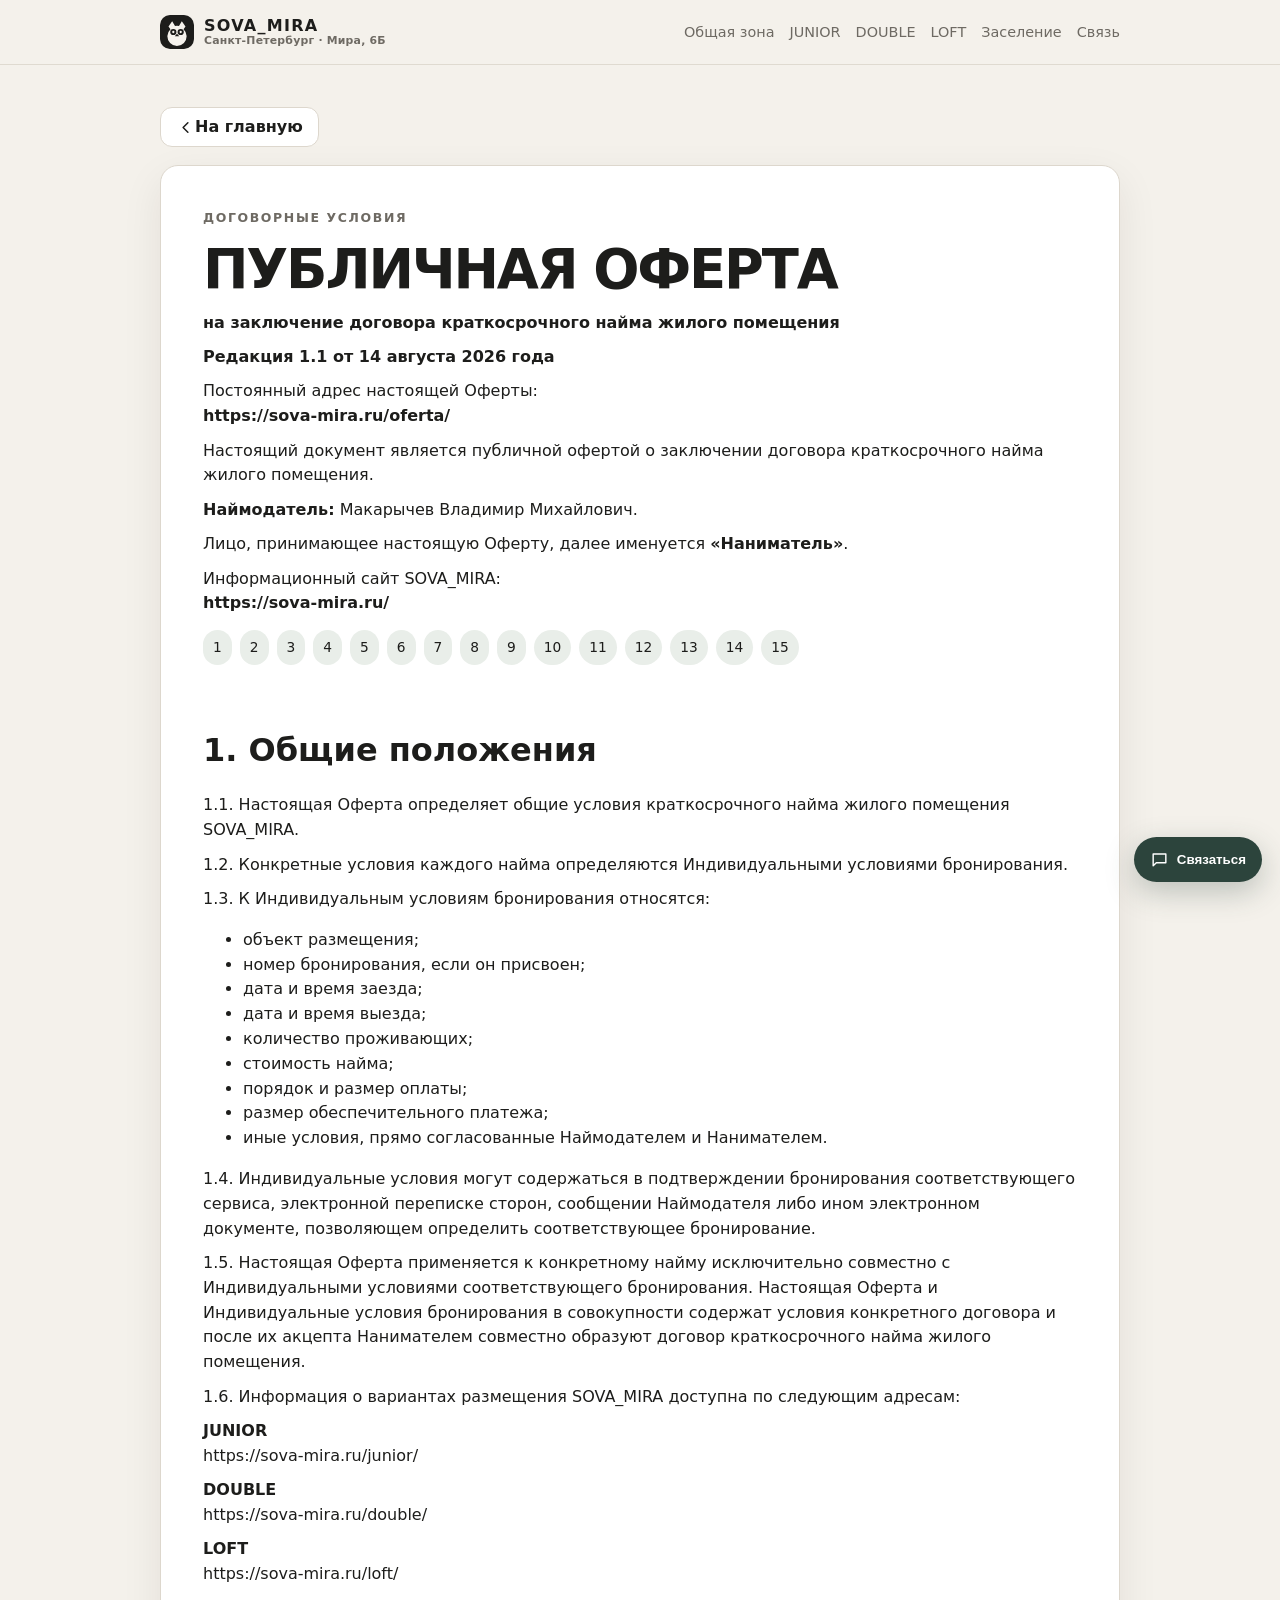
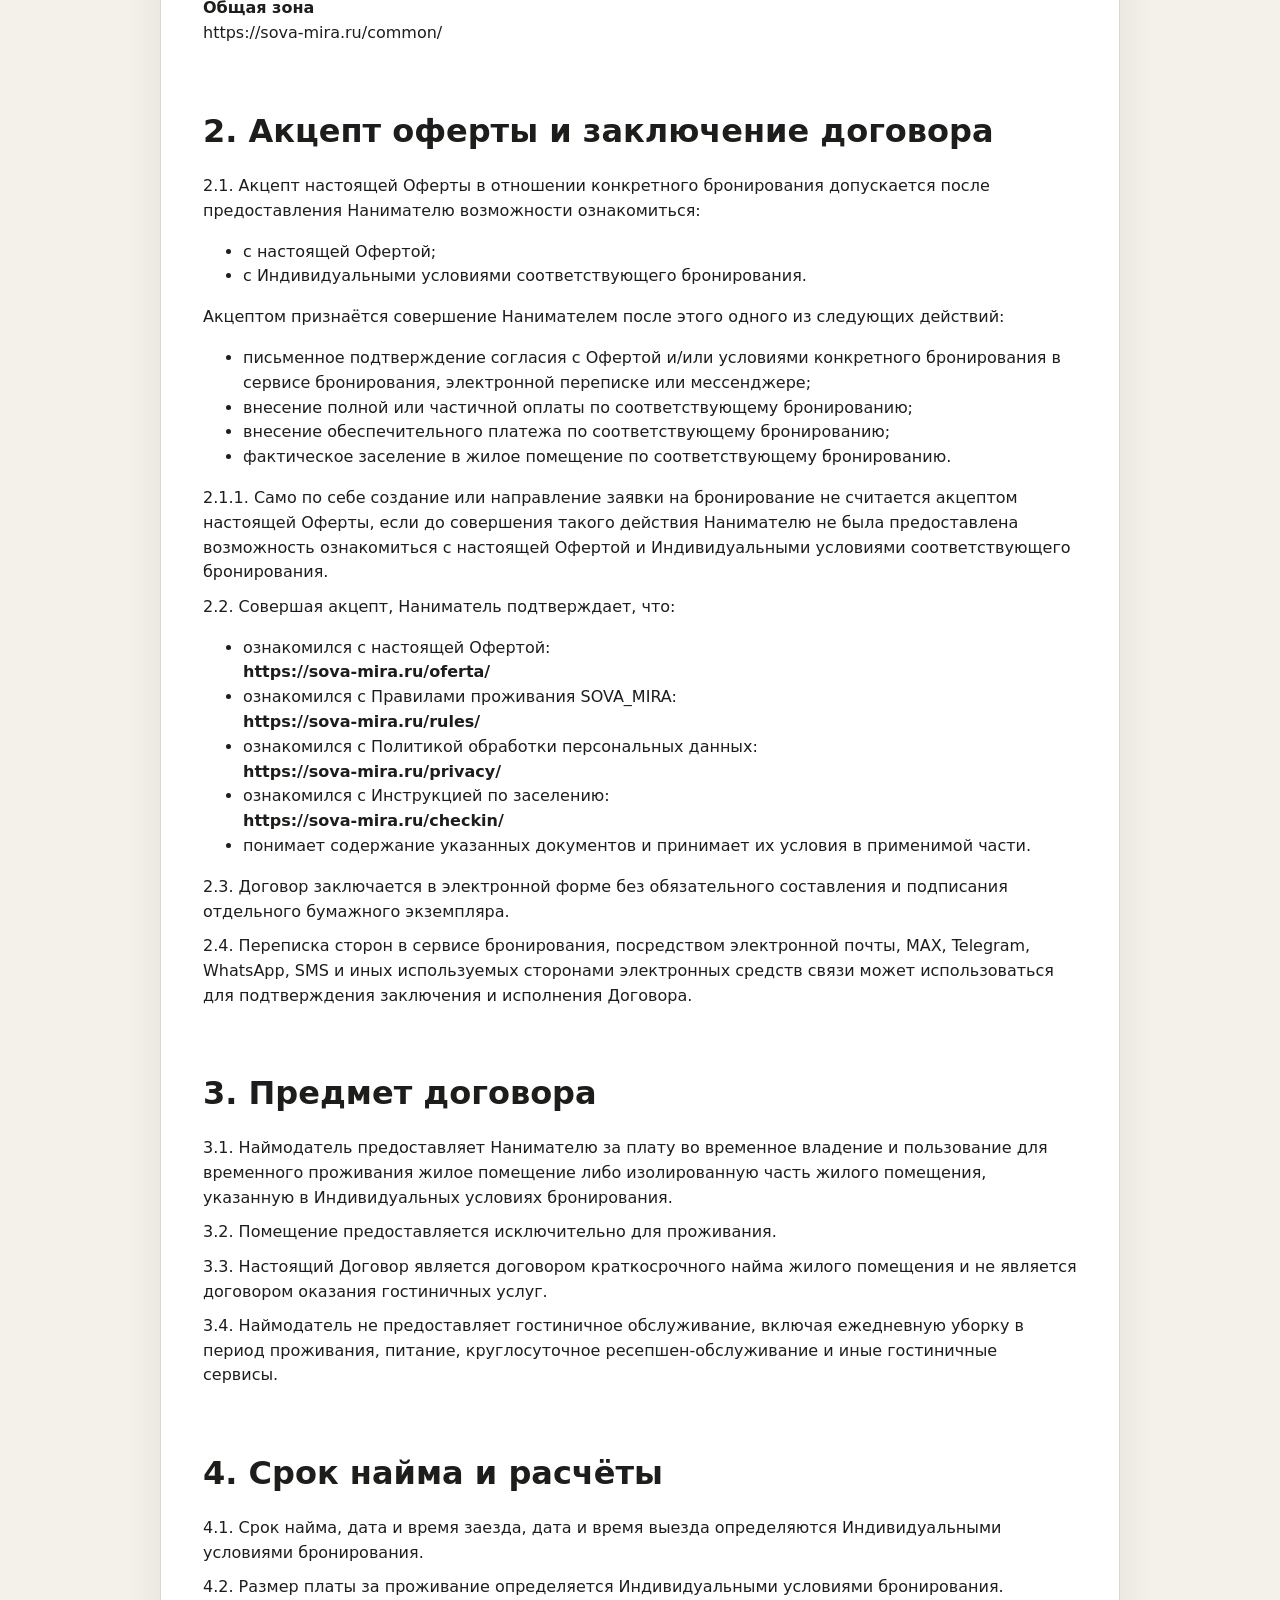
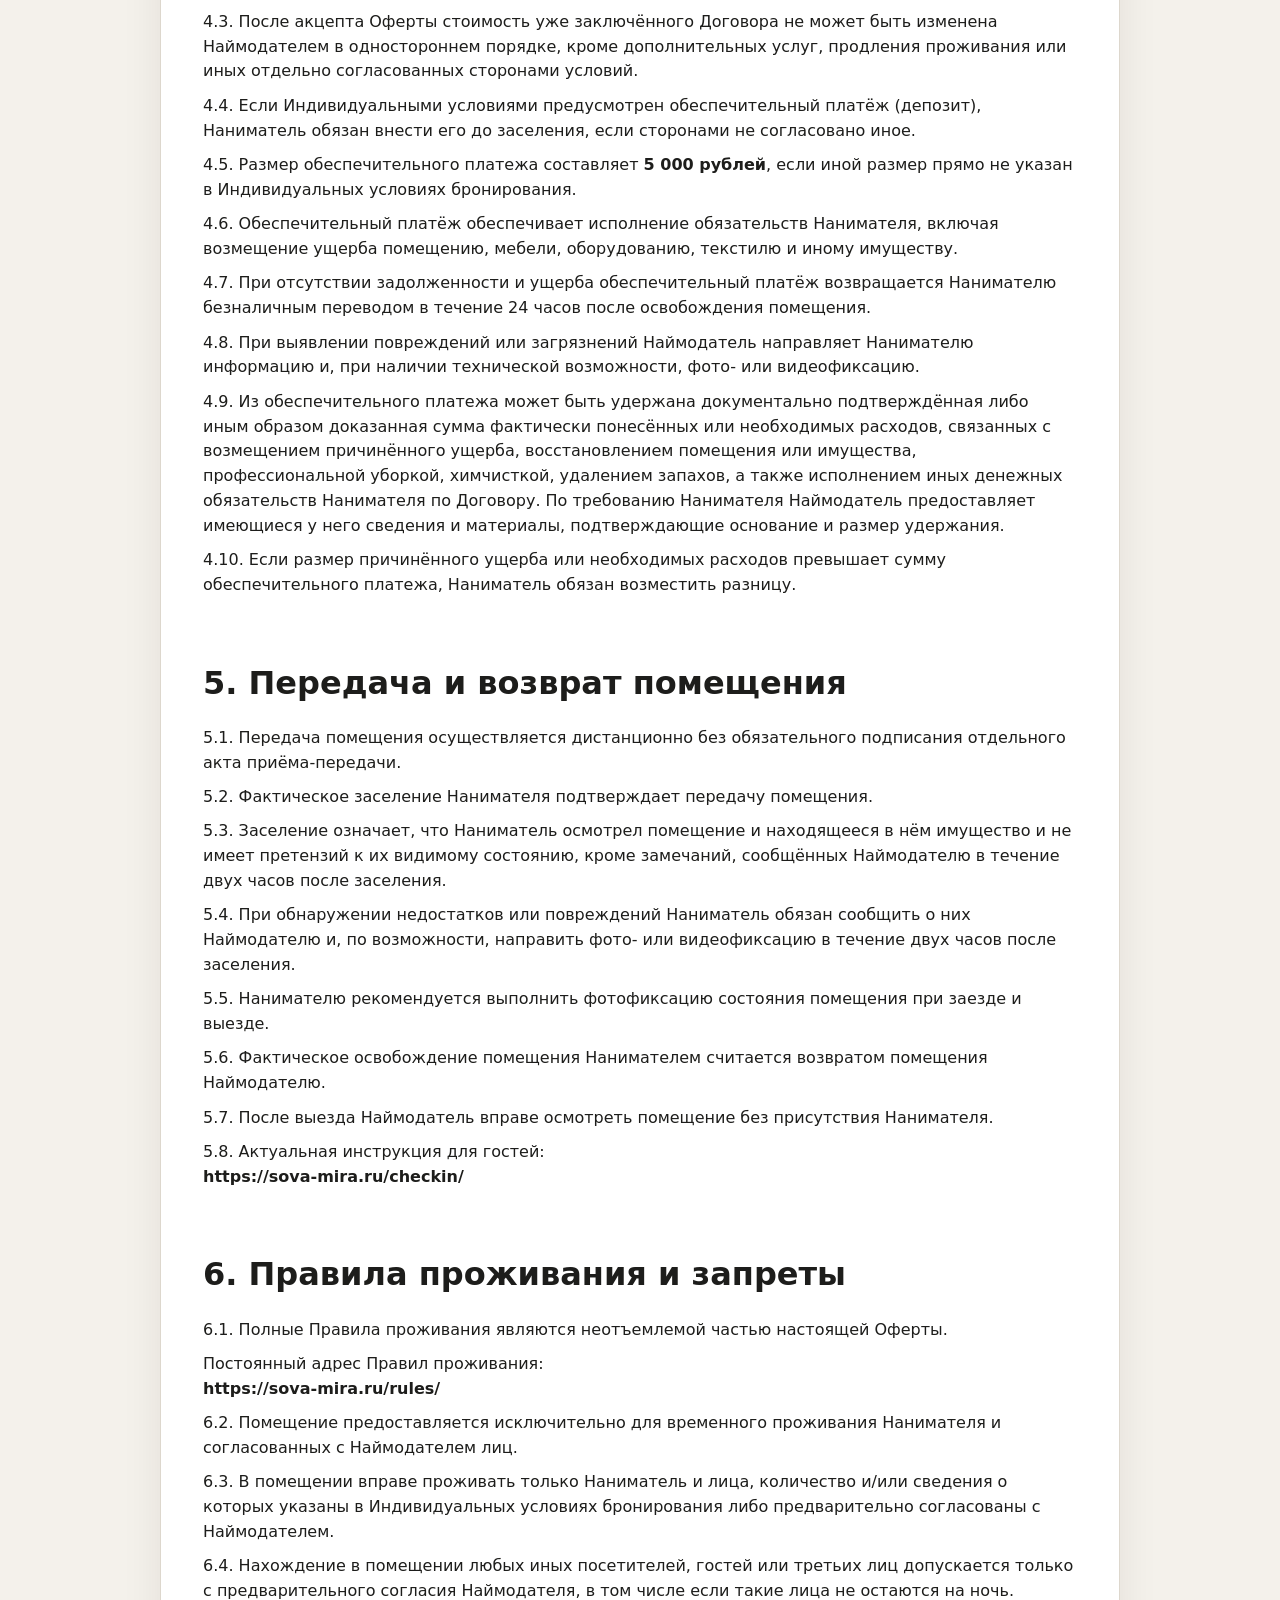
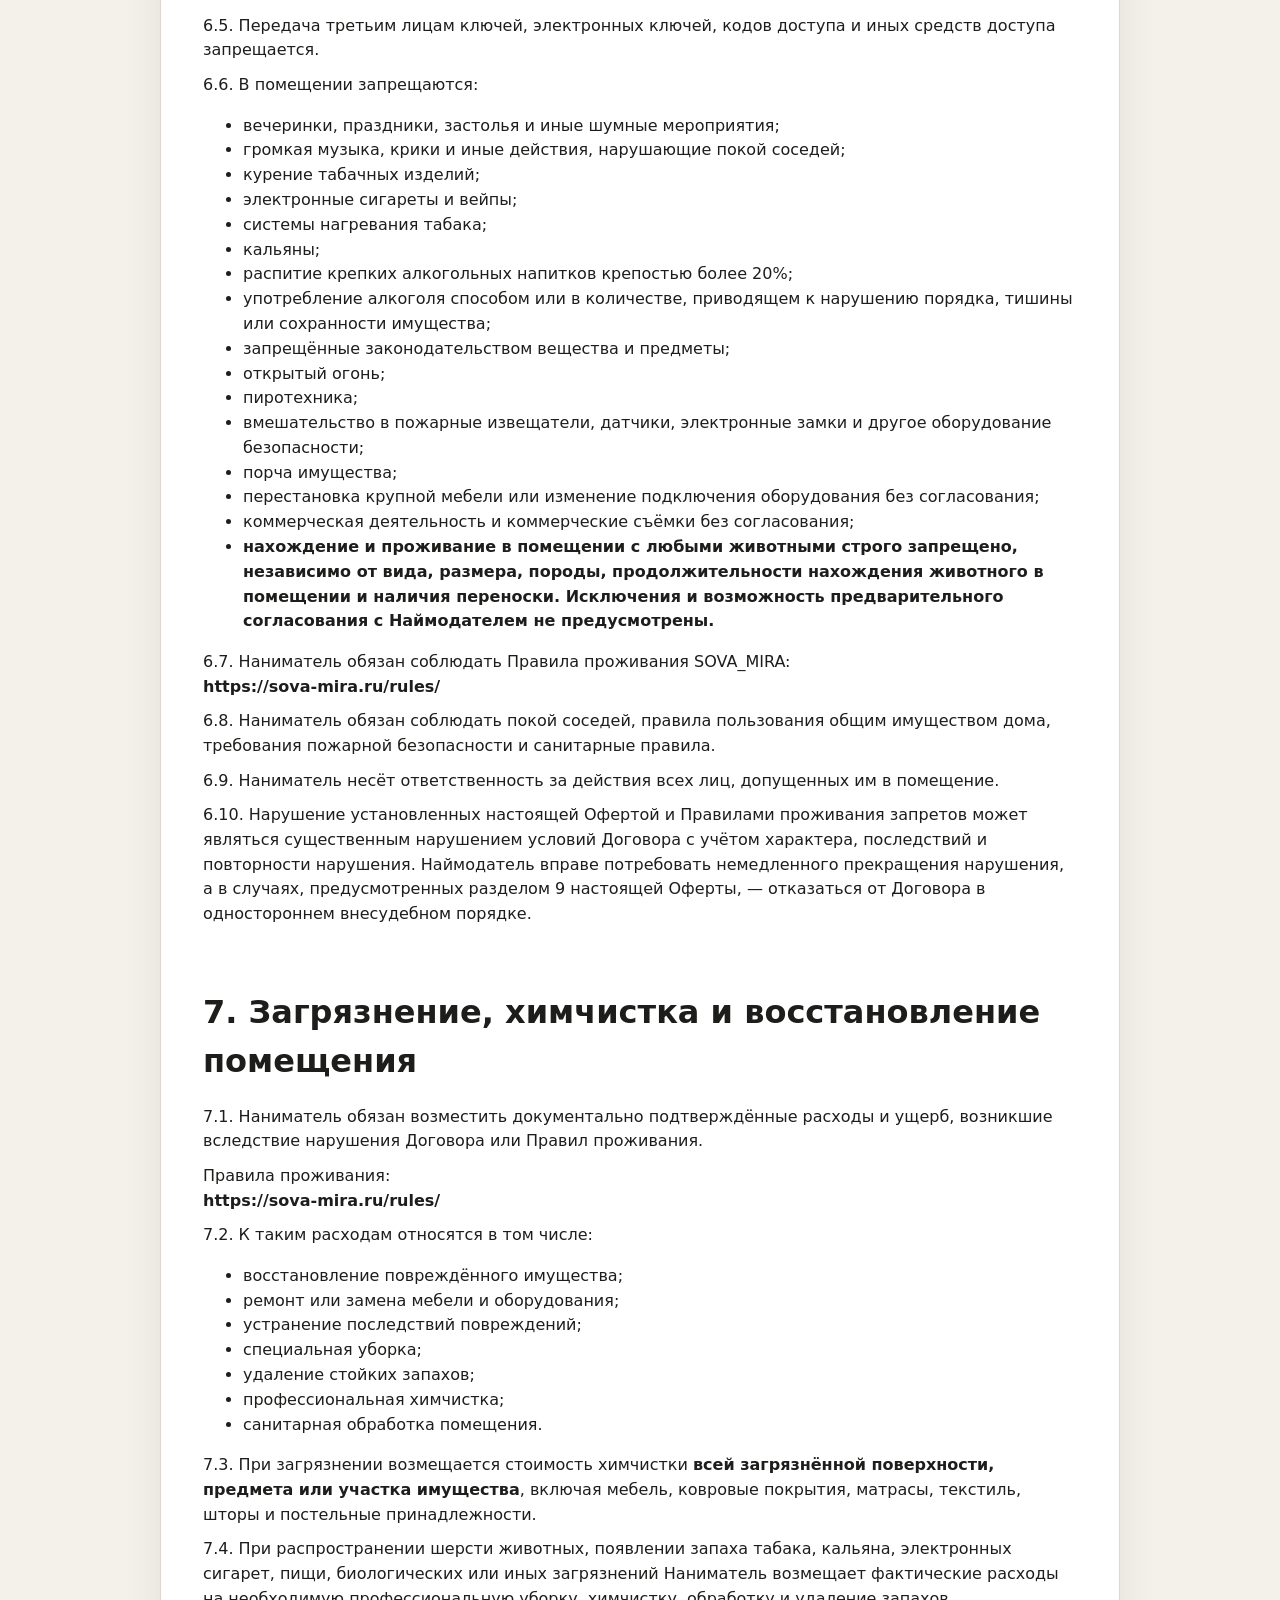
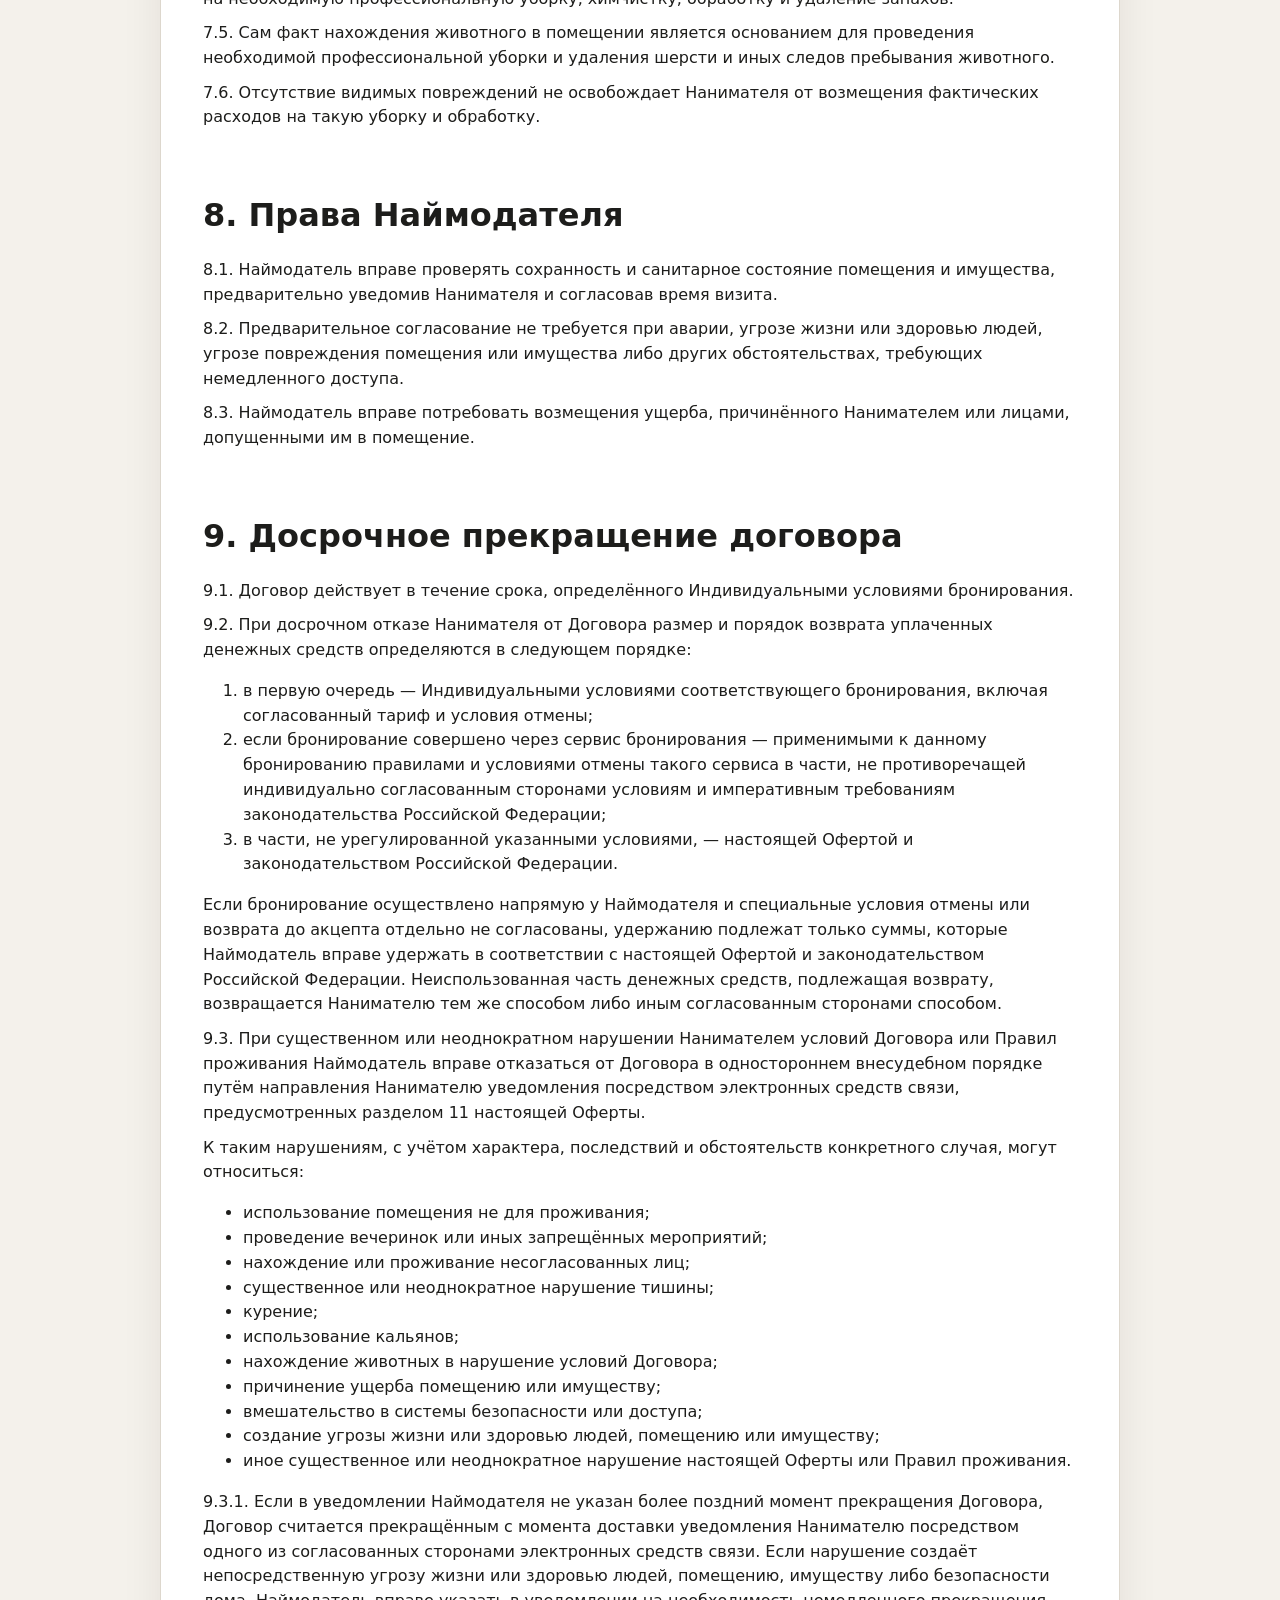
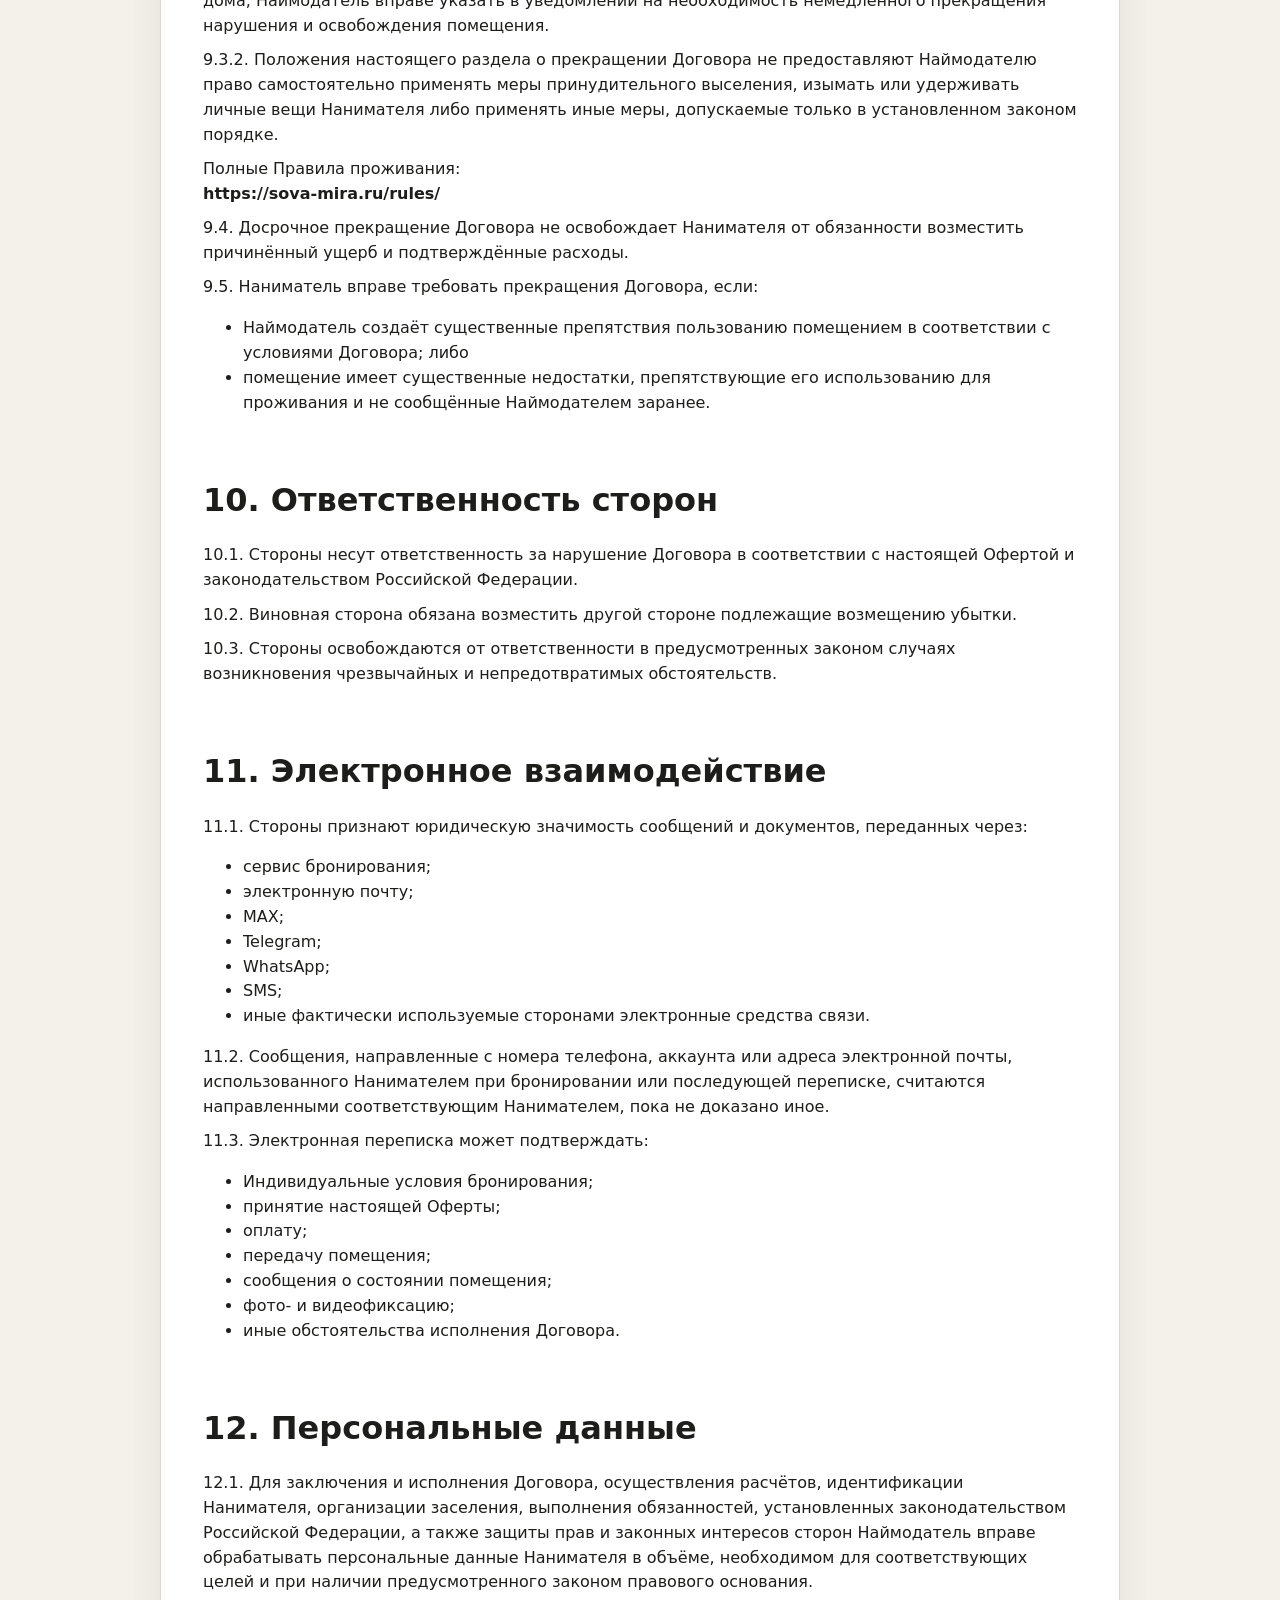
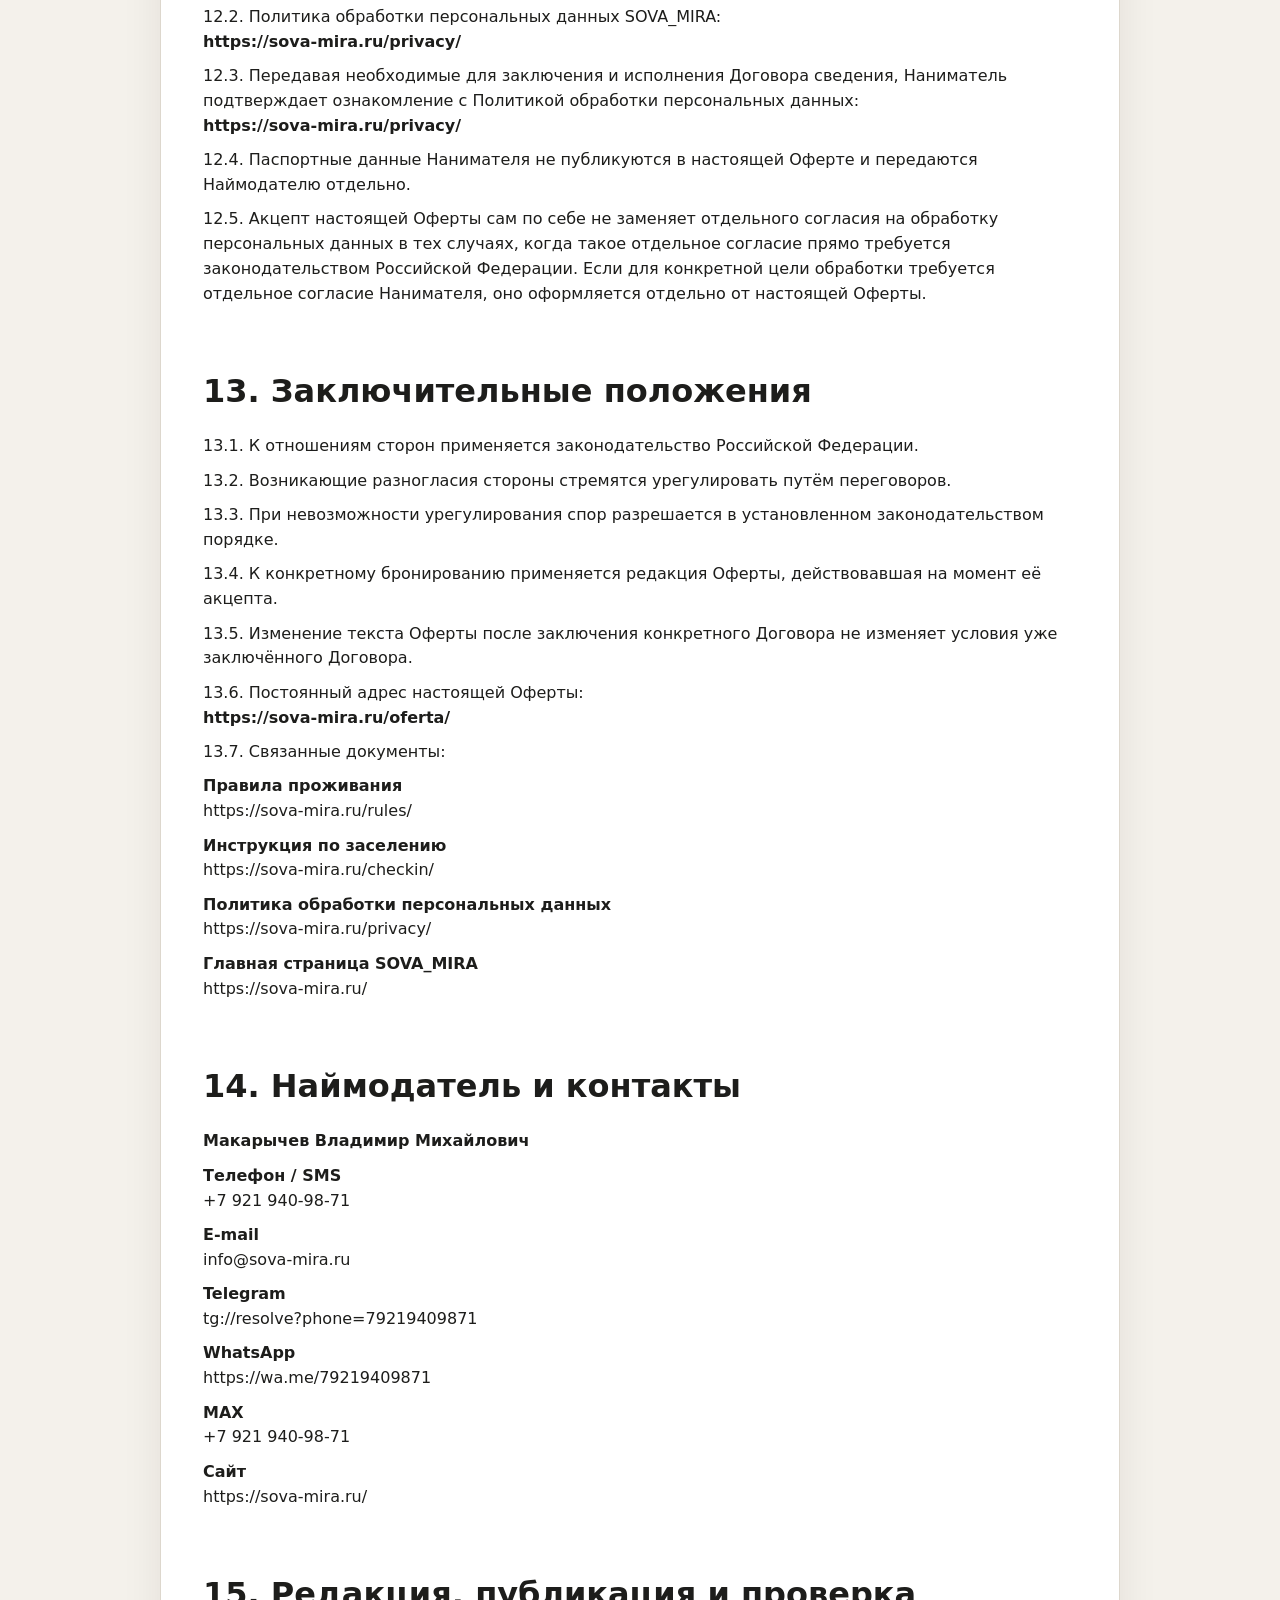
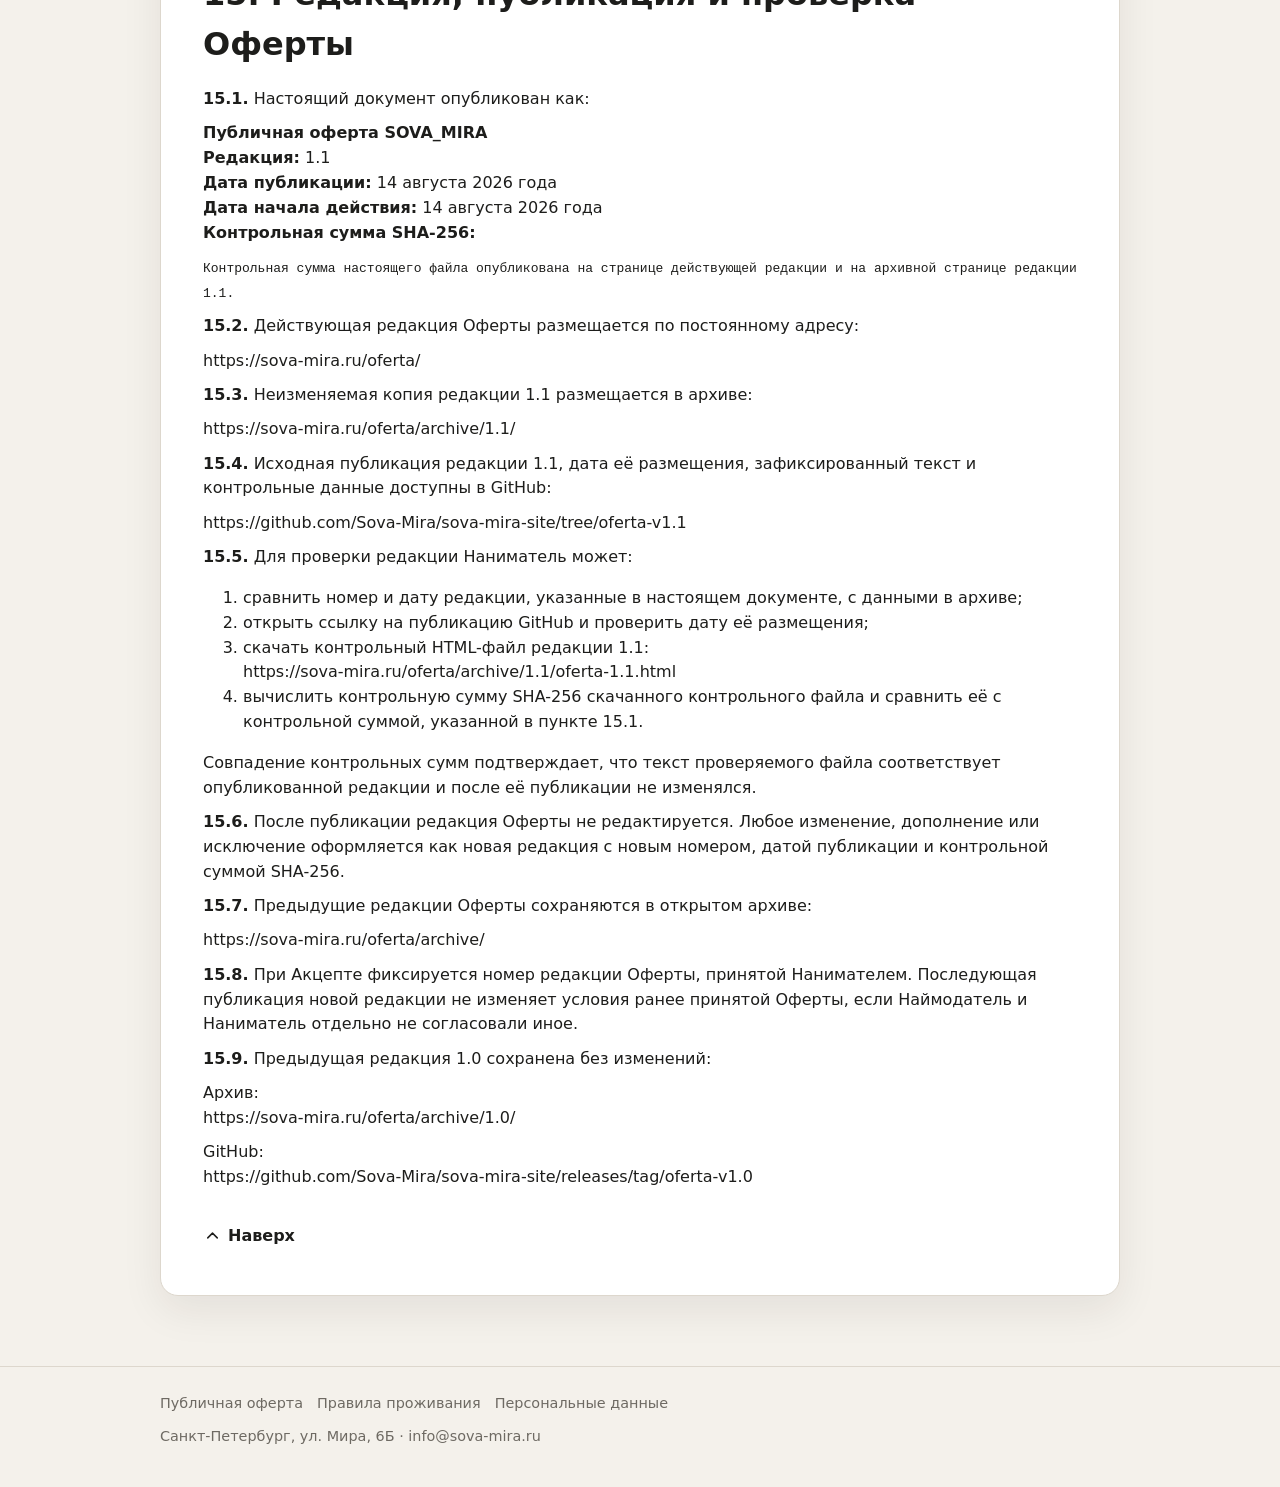
<file: oferta/archive/1.1/oferta-1.1.html>
<!DOCTYPE html>

<html lang="ru">
<head>
<meta charset="utf-8"/>
<meta content="width=device-width,initial-scale=1" name="viewport"/>
<title>Публичная оферта — SOVA_MIRA</title>
<meta content="Публичная оферта SOVA_MIRA на заключение договора краткосрочного найма жилого помещения" name="description"/>
<link href="/assets/styles.css" rel="stylesheet"/><link href="/favicon.svg" rel="icon" type="image/svg+xml"/>
</head>
<body>
<header><div class="wrap nav">
<a class="brand" href="/"><img alt="SOVA_MIRA" src="/assets/logo.svg"/><span class="brand-copy"><span>SOVA_MIRA</span><small>Санкт-Петербург · Мира, 6Б</small></span></a>
<button aria-label="Меню" class="nav-toggle"><span class="icon"><svg aria-hidden="true" viewbox="0 0 24 24"><path d="M4 7h16M4 12h16M4 17h16" fill="none" stroke="currentColor" stroke-linecap="round" stroke-width="1.9"></path></svg></span></button>
<nav>
<a href="/common/">Общая зона</a><a href="/junior/">JUNIOR</a><a href="/double/">DOUBLE</a><a href="/loft/">LOFT</a><a href="/checkin/">Заселение</a><a href="/#contact">Связь</a>
</nav></div></header>
<main><div class="wrap">
<div class="room-actions"><a class="btn" href="/"><span class="icon"><svg aria-hidden="true" viewbox="0 0 24 24"><path d="M15 18 9 12l6-6" fill="none" stroke="currentColor" stroke-linecap="round" stroke-linejoin="round" stroke-width="1.9"></path></svg></span> На главную</a></div><article class="doc" id="top">
<div class="kicker">Договорные условия</div>
<h1>ПУБЛИЧНАЯ ОФЕРТА</h1>
<p><strong>на заключение договора краткосрочного найма жилого помещения</strong></p>
<p><strong>Редакция 1.1 от 14 августа 2026 года</strong></p>
<p>Постоянный адрес настоящей Оферты:<br/>
<strong>https://sova-mira.ru/oferta/</strong></p>
<p>Настоящий документ является публичной офертой о заключении договора краткосрочного найма жилого помещения.</p>
<p><strong>Наймодатель:</strong> Макарычев Владимир Михайлович.</p>
<p>Лицо, принимающее настоящую Оферту, далее именуется <strong>«Наниматель»</strong>.</p>
<p>Информационный сайт SOVA_MIRA:<br/>
<strong>https://sova-mira.ru/</strong></p><div class="legal-toc"><a href="#sec-1">1</a><a href="#sec-2">2</a><a href="#sec-3">3</a><a href="#sec-4">4</a><a href="#sec-5">5</a><a href="#sec-6">6</a><a href="#sec-7">7</a><a href="#sec-8">8</a><a href="#sec-9">9</a><a href="#sec-10">10</a><a href="#sec-11">11</a><a href="#sec-12">12</a><a href="#sec-13">13</a><a href="#sec-14">14</a><a href="#sec-15">15</a></div><h2 id="sec-1">1. Общие положения</h2>
<p>1.1. Настоящая Оферта определяет общие условия краткосрочного найма жилого помещения SOVA_MIRA.</p>
<p>1.2. Конкретные условия каждого найма определяются Индивидуальными условиями бронирования.</p>
<p>1.3. К Индивидуальным условиям бронирования относятся:</p>
<ul>
<li>объект размещения;</li>
<li>номер бронирования, если он присвоен;</li>
<li>дата и время заезда;</li>
<li>дата и время выезда;</li>
<li>количество проживающих;</li>
<li>стоимость найма;</li>
<li>порядок и размер оплаты;</li>
<li>размер обеспечительного платежа;</li>
<li>иные условия, прямо согласованные Наймодателем и Нанимателем.</li>
</ul>
<p>1.4. Индивидуальные условия могут содержаться в подтверждении бронирования соответствующего сервиса, электронной переписке сторон, сообщении Наймодателя либо ином электронном документе, позволяющем определить соответствующее бронирование.</p>
<p>1.5. Настоящая Оферта применяется к конкретному найму исключительно совместно с Индивидуальными условиями соответствующего бронирования. Настоящая Оферта и Индивидуальные условия бронирования в совокупности содержат условия конкретного договора и после их акцепта Нанимателем совместно образуют договор краткосрочного найма жилого помещения.</p>
<p>1.6. Информация о вариантах размещения SOVA_MIRA доступна по следующим адресам:</p>
<p><strong>JUNIOR</strong><br/>
https://sova-mira.ru/junior/</p>
<p><strong>DOUBLE</strong><br/>
https://sova-mira.ru/double/</p>
<p><strong>LOFT</strong><br/>
https://sova-mira.ru/loft/</p>
<p><strong>Общая зона</strong><br/>
https://sova-mira.ru/common/</p>
<h2 id="sec-2">2. Акцепт оферты и заключение договора</h2>
<p>2.1. Акцепт настоящей Оферты в отношении конкретного бронирования допускается после предоставления Нанимателю возможности ознакомиться:</p>
<ul>
<li>с настоящей Офертой;</li>
<li>с Индивидуальными условиями соответствующего бронирования.</li>
</ul>
<p>Акцептом признаётся совершение Нанимателем после этого одного из следующих действий:</p>
<ul>
<li>письменное подтверждение согласия с Офертой и/или условиями конкретного бронирования в сервисе бронирования, электронной переписке или мессенджере;</li>
<li>внесение полной или частичной оплаты по соответствующему бронированию;</li>
<li>внесение обеспечительного платежа по соответствующему бронированию;</li>
<li>фактическое заселение в жилое помещение по соответствующему бронированию.</li>
</ul>
<p>2.1.1. Само по себе создание или направление заявки на бронирование не считается акцептом настоящей Оферты, если до совершения такого действия Нанимателю не была предоставлена возможность ознакомиться с настоящей Офертой и Индивидуальными условиями соответствующего бронирования.</p>
<p>2.2. Совершая акцепт, Наниматель подтверждает, что:</p>
<ul>
<li>ознакомился с настоящей Офертой:<br/><strong>https://sova-mira.ru/oferta/</strong></li>
<li>ознакомился с Правилами проживания SOVA_MIRA:<br/><strong>https://sova-mira.ru/rules/</strong></li>
<li>ознакомился с Политикой обработки персональных данных:<br/><strong>https://sova-mira.ru/privacy/</strong></li>
<li>ознакомился с Инструкцией по заселению:<br/><strong>https://sova-mira.ru/checkin/</strong></li>
<li>понимает содержание указанных документов и принимает их условия в применимой части.</li>
</ul>
<p>2.3. Договор заключается в электронной форме без обязательного составления и подписания отдельного бумажного экземпляра.</p>
<p>2.4. Переписка сторон в сервисе бронирования, посредством электронной почты, MAX, Telegram, WhatsApp, SMS и иных используемых сторонами электронных средств связи может использоваться для подтверждения заключения и исполнения Договора.</p>
<h2 id="sec-3">3. Предмет договора</h2>
<p>3.1. Наймодатель предоставляет Нанимателю за плату во временное владение и пользование для временного проживания жилое помещение либо изолированную часть жилого помещения, указанную в Индивидуальных условиях бронирования.</p>
<p>3.2. Помещение предоставляется исключительно для проживания.</p>
<p>3.3. Настоящий Договор является договором краткосрочного найма жилого помещения и не является договором оказания гостиничных услуг.</p>
<p>3.4. Наймодатель не предоставляет гостиничное обслуживание, включая ежедневную уборку в период проживания, питание, круглосуточное ресепшен-обслуживание и иные гостиничные сервисы.</p>
<h2 id="sec-4">4. Срок найма и расчёты</h2>
<p>4.1. Срок найма, дата и время заезда, дата и время выезда определяются Индивидуальными условиями бронирования.</p>
<p>4.2. Размер платы за проживание определяется Индивидуальными условиями бронирования.</p>
<p>4.3. После акцепта Оферты стоимость уже заключённого Договора не может быть изменена Наймодателем в одностороннем порядке, кроме дополнительных услуг, продления проживания или иных отдельно согласованных сторонами условий.</p>
<p>4.4. Если Индивидуальными условиями предусмотрен обеспечительный платёж (депозит), Наниматель обязан внести его до заселения, если сторонами не согласовано иное.</p>
<p>4.5. Размер обеспечительного платежа составляет <strong>5 000 рублей</strong>, если иной размер прямо не указан в Индивидуальных условиях бронирования.</p>
<p>4.6. Обеспечительный платёж обеспечивает исполнение обязательств Нанимателя, включая возмещение ущерба помещению, мебели, оборудованию, текстилю и иному имуществу.</p>
<p>4.7. При отсутствии задолженности и ущерба обеспечительный платёж возвращается Нанимателю безналичным переводом в течение 24 часов после освобождения помещения.</p>
<p>4.8. При выявлении повреждений или загрязнений Наймодатель направляет Нанимателю информацию и, при наличии технической возможности, фото- или видеофиксацию.</p>
<p>4.9. Из обеспечительного платежа может быть удержана документально подтверждённая либо иным образом доказанная сумма фактически понесённых или необходимых расходов, связанных с возмещением причинённого ущерба, восстановлением помещения или имущества, профессиональной уборкой, химчисткой, удалением запахов, а также исполнением иных денежных обязательств Нанимателя по Договору. По требованию Нанимателя Наймодатель предоставляет имеющиеся у него сведения и материалы, подтверждающие основание и размер удержания.</p>
<p>4.10. Если размер причинённого ущерба или необходимых расходов превышает сумму обеспечительного платежа, Наниматель обязан возместить разницу.</p>
<h2 id="sec-5">5. Передача и возврат помещения</h2>
<p>5.1. Передача помещения осуществляется дистанционно без обязательного подписания отдельного акта приёма-передачи.</p>
<p>5.2. Фактическое заселение Нанимателя подтверждает передачу помещения.</p>
<p>5.3. Заселение означает, что Наниматель осмотрел помещение и находящееся в нём имущество и не имеет претензий к их видимому состоянию, кроме замечаний, сообщённых Наймодателю в течение двух часов после заселения.</p>
<p>5.4. При обнаружении недостатков или повреждений Наниматель обязан сообщить о них Наймодателю и, по возможности, направить фото- или видеофиксацию в течение двух часов после заселения.</p>
<p>5.5. Нанимателю рекомендуется выполнить фотофиксацию состояния помещения при заезде и выезде.</p>
<p>5.6. Фактическое освобождение помещения Нанимателем считается возвратом помещения Наймодателю.</p>
<p>5.7. После выезда Наймодатель вправе осмотреть помещение без присутствия Нанимателя.</p>
<p>5.8. Актуальная инструкция для гостей:<br/>
<strong>https://sova-mira.ru/checkin/</strong></p>
<h2 id="sec-6">6. Правила проживания и запреты</h2>
<p>6.1. Полные Правила проживания являются неотъемлемой частью настоящей Оферты.</p>
<p>Постоянный адрес Правил проживания:<br/>
<strong>https://sova-mira.ru/rules/</strong></p>
<p>6.2. Помещение предоставляется исключительно для временного проживания Нанимателя и согласованных с Наймодателем лиц.</p>
<p>6.3. В помещении вправе проживать только Наниматель и лица, количество и/или сведения о которых указаны в Индивидуальных условиях бронирования либо предварительно согласованы с Наймодателем.</p>
<p>6.4. Нахождение в помещении любых иных посетителей, гостей или третьих лиц допускается только с предварительного согласия Наймодателя, в том числе если такие лица не остаются на ночь.</p>
<p>6.5. Передача третьим лицам ключей, электронных ключей, кодов доступа и иных средств доступа запрещается.</p>
<p>6.6. В помещении запрещаются:</p>
<ul>
<li>вечеринки, праздники, застолья и иные шумные мероприятия;</li>
<li>громкая музыка, крики и иные действия, нарушающие покой соседей;</li>
<li>курение табачных изделий;</li>
<li>электронные сигареты и вейпы;</li>
<li>системы нагревания табака;</li>
<li>кальяны;</li>
<li>распитие крепких алкогольных напитков крепостью более 20%;</li>
<li>употребление алкоголя способом или в количестве, приводящем к нарушению порядка, тишины или сохранности имущества;</li>
<li>запрещённые законодательством вещества и предметы;</li>
<li>открытый огонь;</li>
<li>пиротехника;</li>
<li>вмешательство в пожарные извещатели, датчики, электронные замки и другое оборудование безопасности;</li>
<li>порча имущества;</li>
<li>перестановка крупной мебели или изменение подключения оборудования без согласования;</li>
<li>коммерческая деятельность и коммерческие съёмки без согласования;</li>
<li><strong>нахождение и проживание в помещении с любыми животными строго запрещено, независимо от вида, размера, породы, продолжительности нахождения животного в помещении и наличия переноски. Исключения и возможность предварительного согласования с Наймодателем не предусмотрены.</strong></li>
</ul>
<p>6.7. Наниматель обязан соблюдать Правила проживания SOVA_MIRA:<br/>
<strong>https://sova-mira.ru/rules/</strong></p><p>6.8. Наниматель обязан соблюдать покой соседей, правила пользования общим имуществом дома, требования пожарной безопасности и санитарные правила.</p><p>6.9. Наниматель несёт ответственность за действия всех лиц, допущенных им в помещение.</p><p>6.10. Нарушение установленных настоящей Офертой и Правилами проживания запретов может являться существенным нарушением условий Договора с учётом характера, последствий и повторности нарушения. Наймодатель вправе потребовать немедленного прекращения нарушения, а в случаях, предусмотренных разделом 9 настоящей Оферты, — отказаться от Договора в одностороннем внесудебном порядке.</p>
<h2 id="sec-7">7. Загрязнение, химчистка и восстановление помещения</h2>
<p>7.1. Наниматель обязан возместить документально подтверждённые расходы и ущерб, возникшие вследствие нарушения Договора или Правил проживания.</p>
<p>Правила проживания:<br/>
<strong>https://sova-mira.ru/rules/</strong></p>
<p>7.2. К таким расходам относятся в том числе:</p>
<ul>
<li>восстановление повреждённого имущества;</li>
<li>ремонт или замена мебели и оборудования;</li>
<li>устранение последствий повреждений;</li>
<li>специальная уборка;</li>
<li>удаление стойких запахов;</li>
<li>профессиональная химчистка;</li>
<li>санитарная обработка помещения.</li>
</ul>
<p>7.3. При загрязнении возмещается стоимость химчистки <strong>всей загрязнённой поверхности, предмета или участка имущества</strong>, включая мебель, ковровые покрытия, матрасы, текстиль, шторы и постельные принадлежности.</p>
<p>7.4. При распространении шерсти животных, появлении запаха табака, кальяна, электронных сигарет, пищи, биологических или иных загрязнений Наниматель возмещает фактические расходы на необходимую профессиональную уборку, химчистку, обработку и удаление запахов.</p>
<p>7.5. Сам факт нахождения животного в помещении является основанием для проведения необходимой профессиональной уборки и удаления шерсти и иных следов пребывания животного.</p>
<p>7.6. Отсутствие видимых повреждений не освобождает Нанимателя от возмещения фактических расходов на такую уборку и обработку.</p>
<h2 id="sec-8">8. Права Наймодателя</h2>
<p>8.1. Наймодатель вправе проверять сохранность и санитарное состояние помещения и имущества, предварительно уведомив Нанимателя и согласовав время визита.</p>
<p>8.2. Предварительное согласование не требуется при аварии, угрозе жизни или здоровью людей, угрозе повреждения помещения или имущества либо других обстоятельствах, требующих немедленного доступа.</p>
<p>8.3. Наймодатель вправе потребовать возмещения ущерба, причинённого Нанимателем или лицами, допущенными им в помещение.</p>
<h2 id="sec-9">9. Досрочное прекращение договора</h2>
<p>9.1. Договор действует в течение срока, определённого Индивидуальными условиями бронирования.</p>
<p>9.2. При досрочном отказе Нанимателя от Договора размер и порядок возврата уплаченных денежных средств определяются в следующем порядке:</p>
<ol>
<li>в первую очередь — Индивидуальными условиями соответствующего бронирования, включая согласованный тариф и условия отмены;</li>
<li>если бронирование совершено через сервис бронирования — применимыми к данному бронированию правилами и условиями отмены такого сервиса в части, не противоречащей индивидуально согласованным сторонами условиям и императивным требованиям законодательства Российской Федерации;</li>
<li>в части, не урегулированной указанными условиями, — настоящей Офертой и законодательством Российской Федерации.</li>
</ol>
<p>Если бронирование осуществлено напрямую у Наймодателя и специальные условия отмены или возврата до акцепта отдельно не согласованы, удержанию подлежат только суммы, которые Наймодатель вправе удержать в соответствии с настоящей Офертой и законодательством Российской Федерации. Неиспользованная часть денежных средств, подлежащая возврату, возвращается Нанимателю тем же способом либо иным согласованным сторонами способом.</p>
<p>9.3. При существенном или неоднократном нарушении Нанимателем условий Договора или Правил проживания Наймодатель вправе отказаться от Договора в одностороннем внесудебном порядке путём направления Нанимателю уведомления посредством электронных средств связи, предусмотренных разделом 11 настоящей Оферты.</p>
<p>К таким нарушениям, с учётом характера, последствий и обстоятельств конкретного случая, могут относиться:</p>
<ul>
<li>использование помещения не для проживания;</li>
<li>проведение вечеринок или иных запрещённых мероприятий;</li>
<li>нахождение или проживание несогласованных лиц;</li>
<li>существенное или неоднократное нарушение тишины;</li>
<li>курение;</li>
<li>использование кальянов;</li>
<li>нахождение животных в нарушение условий Договора;</li>
<li>причинение ущерба помещению или имуществу;</li>
<li>вмешательство в системы безопасности или доступа;</li>
<li>создание угрозы жизни или здоровью людей, помещению или имуществу;</li>
<li>иное существенное или неоднократное нарушение настоящей Оферты или Правил проживания.</li>
</ul>
<p>9.3.1. Если в уведомлении Наймодателя не указан более поздний момент прекращения Договора, Договор считается прекращённым с момента доставки уведомления Нанимателю посредством одного из согласованных сторонами электронных средств связи. Если нарушение создаёт непосредственную угрозу жизни или здоровью людей, помещению, имуществу либо безопасности дома, Наймодатель вправе указать в уведомлении на необходимость немедленного прекращения нарушения и освобождения помещения.</p>
<p>9.3.2. Положения настоящего раздела о прекращении Договора не предоставляют Наймодателю право самостоятельно применять меры принудительного выселения, изымать или удерживать личные вещи Нанимателя либо применять иные меры, допускаемые только в установленном законом порядке.</p>
<p>Полные Правила проживания:<br/>
<strong>https://sova-mira.ru/rules/</strong></p>
<p>9.4. Досрочное прекращение Договора не освобождает Нанимателя от обязанности возместить причинённый ущерб и подтверждённые расходы.</p>
<p>9.5. Наниматель вправе требовать прекращения Договора, если:</p>
<ul>
<li>Наймодатель создаёт существенные препятствия пользованию помещением в соответствии с условиями Договора; либо</li>
<li>помещение имеет существенные недостатки, препятствующие его использованию для проживания и не сообщённые Наймодателем заранее.</li>
</ul>
<h2 id="sec-10">10. Ответственность сторон</h2>
<p>10.1. Стороны несут ответственность за нарушение Договора в соответствии с настоящей Офертой и законодательством Российской Федерации.</p>
<p>10.2. Виновная сторона обязана возместить другой стороне подлежащие возмещению убытки.</p>
<p>10.3. Стороны освобождаются от ответственности в предусмотренных законом случаях возникновения чрезвычайных и непредотвратимых обстоятельств.</p>
<h2 id="sec-11">11. Электронное взаимодействие</h2>
<p>11.1. Стороны признают юридическую значимость сообщений и документов, переданных через:</p>
<ul>
<li>сервис бронирования;</li>
<li>электронную почту;</li>
<li>MAX;</li>
<li>Telegram;</li>
<li>WhatsApp;</li>
<li>SMS;</li>
<li>иные фактически используемые сторонами электронные средства связи.</li>
</ul>
<p>11.2. Сообщения, направленные с номера телефона, аккаунта или адреса электронной почты, использованного Нанимателем при бронировании или последующей переписке, считаются направленными соответствующим Нанимателем, пока не доказано иное.</p>
<p>11.3. Электронная переписка может подтверждать:</p>
<ul>
<li>Индивидуальные условия бронирования;</li>
<li>принятие настоящей Оферты;</li>
<li>оплату;</li>
<li>передачу помещения;</li>
<li>сообщения о состоянии помещения;</li>
<li>фото- и видеофиксацию;</li>
<li>иные обстоятельства исполнения Договора.</li>
</ul>
<h2 id="sec-12">12. Персональные данные</h2>
<p>12.1. Для заключения и исполнения Договора, осуществления расчётов, идентификации Нанимателя, организации заселения, выполнения обязанностей, установленных законодательством Российской Федерации, а также защиты прав и законных интересов сторон Наймодатель вправе обрабатывать персональные данные Нанимателя в объёме, необходимом для соответствующих целей и при наличии предусмотренного законом правового основания.</p>
<p>12.2. Политика обработки персональных данных SOVA_MIRA:<br/>
<strong>https://sova-mira.ru/privacy/</strong></p>
<p>12.3. Передавая необходимые для заключения и исполнения Договора сведения, Наниматель подтверждает ознакомление с Политикой обработки персональных данных:<br/>
<strong>https://sova-mira.ru/privacy/</strong></p>
<p>12.4. Паспортные данные Нанимателя не публикуются в настоящей Оферте и передаются Наймодателю отдельно.</p>
<p>12.5. Акцепт настоящей Оферты сам по себе не заменяет отдельного согласия на обработку персональных данных в тех случаях, когда такое отдельное согласие прямо требуется законодательством Российской Федерации. Если для конкретной цели обработки требуется отдельное согласие Нанимателя, оно оформляется отдельно от настоящей Оферты.</p>
<h2 id="sec-13">13. Заключительные положения</h2>
<p>13.1. К отношениям сторон применяется законодательство Российской Федерации.</p>
<p>13.2. Возникающие разногласия стороны стремятся урегулировать путём переговоров.</p>
<p>13.3. При невозможности урегулирования спор разрешается в установленном законодательством порядке.</p>
<p>13.4. К конкретному бронированию применяется редакция Оферты, действовавшая на момент её акцепта.</p>
<p>13.5. Изменение текста Оферты после заключения конкретного Договора не изменяет условия уже заключённого Договора.</p>
<p>13.6. Постоянный адрес настоящей Оферты:<br/>
<strong>https://sova-mira.ru/oferta/</strong></p>
<p>13.7. Связанные документы:</p>
<p><strong>Правила проживания</strong><br/>
https://sova-mira.ru/rules/</p>
<p><strong>Инструкция по заселению</strong><br/>
https://sova-mira.ru/checkin/</p>
<p><strong>Политика обработки персональных данных</strong><br/>
https://sova-mira.ru/privacy/</p>
<p><strong>Главная страница SOVA_MIRA</strong><br/>
https://sova-mira.ru/</p>
<h2 id="sec-14">14. Наймодатель и контакты</h2>
<p><strong>Макарычев Владимир Михайлович</strong></p>
<p><strong>Телефон / SMS</strong><br/>
+7 921 940-98-71</p>
<p><strong>E-mail</strong><br/>
info@sova-mira.ru</p>
<p><strong>Telegram</strong><br/>
tg://resolve?phone=79219409871</p>
<p><strong>WhatsApp</strong><br/>
https://wa.me/79219409871</p>
<p><strong>MAX</strong><br/>
+7 921 940-98-71</p>
<p><strong>Сайт</strong><br/>
https://sova-mira.ru/</p>
<h2 id="sec-15">15. Редакция, публикация и проверка Оферты</h2>
<p><strong>15.1.</strong> Настоящий документ опубликован как:</p>
<p><strong>Публичная оферта SOVA_MIRA</strong><br/>
<strong>Редакция:</strong> 1.1<br/>
<strong>Дата публикации:</strong> 14 августа 2026 года<br/>
<strong>Дата начала действия:</strong> 14 августа 2026 года<br/>
<strong>Контрольная сумма SHA-256:</strong></p>
<p><code>Контрольная сумма настоящего файла опубликована на странице действующей редакции и на архивной странице редакции 1.1.</code></p>
<p><strong>15.2.</strong> Действующая редакция Оферты размещается по постоянному адресу:</p>
<p>https://sova-mira.ru/oferta/</p>
<p><strong>15.3.</strong> Неизменяемая копия редакции 1.1 размещается в архиве:</p>
<p>https://sova-mira.ru/oferta/archive/1.1/</p>
<p><strong>15.4.</strong> Исходная публикация редакции 1.1, дата её размещения, зафиксированный текст и контрольные данные доступны в GitHub:</p>
<p>https://github.com/Sova-Mira/sova-mira-site/tree/oferta-v1.1</p>
<p><strong>15.5.</strong> Для проверки редакции Наниматель может:</p>
<ol>
<li>сравнить номер и дату редакции, указанные в настоящем документе, с данными в архиве;</li>
<li>открыть ссылку на публикацию GitHub и проверить дату её размещения;</li>
<li>скачать контрольный HTML-файл редакции 1.1:<br/>https://sova-mira.ru/oferta/archive/1.1/oferta-1.1.html</li>
<li>вычислить контрольную сумму SHA-256 скачанного контрольного файла и сравнить её с контрольной суммой, указанной в пункте 15.1.</li>
</ol>
<p>Совпадение контрольных сумм подтверждает, что текст проверяемого файла соответствует опубликованной редакции и после её публикации не изменялся.</p>
<p><strong>15.6.</strong> После публикации редакция Оферты не редактируется. Любое изменение, дополнение или исключение оформляется как новая редакция с новым номером, датой публикации и контрольной суммой SHA-256.</p>
<p><strong>15.7.</strong> Предыдущие редакции Оферты сохраняются в открытом архиве:</p>
<p>https://sova-mira.ru/oferta/archive/</p>
<p><strong>15.8.</strong> При Акцепте фиксируется номер редакции Оферты, принятой Нанимателем. Последующая публикация новой редакции не изменяет условия ранее принятой Оферты, если Наймодатель и Наниматель отдельно не согласовали иное.</p>
<p><strong>15.9.</strong> Предыдущая редакция 1.0 сохранена без изменений:</p>
<p>Архив:<br/>https://sova-mira.ru/oferta/archive/1.0/</p>
<p>GitHub:<br/>https://github.com/Sova-Mira/sova-mira-site/releases/tag/oferta-v1.0</p>
<a class="back-top" href="#top"><span class="icon"><svg aria-hidden="true" viewbox="0 0 24 24"><path d="m6 15 6-6 6 6" fill="none" stroke="currentColor" stroke-linecap="round" stroke-linejoin="round" stroke-width="1.9"></path></svg></span> Наверх</a></article>
</div></main>
<footer><div class="wrap">
<div class="footer-links">
<a href="/oferta/">Публичная оферта</a>
<a href="/rules/">Правила проживания</a>
<a href="/privacy/">Персональные данные</a>
</div>
<div>Санкт-Петербург, ул. Мира, 6Б · info@sova-mira.ru</div>
</div></footer>
<div class="floating-contact">
<div class="contact-pop">
<a href="tel:+79219409871">MAX / звонок</a>
<a href="tg://resolve?phone=79219409871">Telegram</a>
<a href="https://wa.me/79219409871" rel="noopener" target="_blank">WhatsApp</a>
<a href="sms:+79219409871">SMS</a>
<a href="mailto:info@sova-mira.ru">E-mail</a>
</div>
<button data-contact-toggle="" type="button"><span class="icon"><svg aria-hidden="true" viewbox="0 0 24 24"><path d="M4 5h16v11H8l-4 4z" fill="none" stroke="currentColor" stroke-linejoin="round" stroke-width="1.8"></path></svg></span> Связаться</button>
</div><script src="/assets/site.js"></script></body>
</html>
</file>
<file: assets/styles.css>
:root{--bg:#f4f1eb;--paper:#fff;--text:#1d1d1b;--muted:#6e6a63;--line:#ddd7cd;--accent:#2c443c;--soft:#e9eee9;--shadow:0 14px 40px rgba(36,31,25,.08)}
*{box-sizing:border-box}html{scroll-behavior:smooth}body{margin:0;background:var(--bg);color:var(--text);font-family:Inter,system-ui,-apple-system,BlinkMacSystemFont,"Segoe UI",Arial,sans-serif;line-height:1.55}
a{color:inherit}.wrap{width:min(960px,calc(100% - 28px));margin:auto}header{position:sticky;top:0;z-index:30;border-bottom:1px solid rgba(221,215,205,.9);background:rgba(244,241,235,.94);backdrop-filter:blur(12px)}
.nav{min-height:64px;display:flex;align-items:center;justify-content:space-between;gap:20px}.brand{text-decoration:none;font-weight:850;letter-spacing:.09em}nav{display:flex;gap:15px;flex-wrap:wrap}nav a{text-decoration:none;color:var(--muted);font-size:.9rem}
main{padding:42px 0 70px}.hero{padding:22px 0 28px}.kicker{text-transform:uppercase;letter-spacing:.13em;font-size:.78rem;font-weight:800;color:var(--muted)}h1{font-size:clamp(2.25rem,7vw,4.7rem);line-height:1;margin:.28em 0 .25em;letter-spacing:-.04em}h2{font-size:clamp(1.35rem,3vw,2rem);margin:0 0 .55em}.lead{max-width:720px;color:var(--muted);font-size:1.08rem}
.panel{background:var(--paper);border:1px solid var(--line);border-radius:18px;box-shadow:var(--shadow);padding:22px}.grid{display:grid;grid-template-columns:repeat(2,1fr);gap:14px}.link-card{display:flex;justify-content:space-between;align-items:center;gap:16px;text-decoration:none;background:var(--paper);border:1px solid var(--line);padding:18px 19px;border-radius:15px;box-shadow:0 8px 24px rgba(36,31,25,.05)}
.link-card small{display:block;color:var(--muted);margin-top:3px}.arrow{font-size:1.3rem;color:var(--muted)}.section{margin-top:28px}.contacts{display:flex;gap:10px;flex-wrap:wrap;margin-top:14px}.btn{display:inline-flex;align-items:center;justify-content:center;min-height:44px;padding:0 15px;border-radius:12px;border:1px solid var(--line);background:var(--paper);text-decoration:none;font-weight:750}.btn.primary{background:var(--accent);color:#fff;border-color:var(--accent)}.muted{color:var(--muted)}.note{padding:13px 15px;background:var(--soft);border-radius:12px;margin-top:16px}
.facts{display:flex;flex-wrap:wrap;gap:8px;margin:14px 0 22px}.fact{background:var(--soft);padding:7px 10px;border-radius:999px;font-size:.88rem}.gallery{display:grid;grid-template-columns:repeat(3,1fr);gap:10px}.gallery a{display:block;overflow:hidden;border-radius:13px;background:#ddd;aspect-ratio:4/3}.gallery img{width:100%;height:100%;object-fit:cover;display:block}.gallery a:first-child{grid-column:span 2;grid-row:span 2}.details{margin-top:26px}.doc{background:var(--paper);border:1px solid var(--line);border-radius:18px;padding:clamp(20px,4vw,42px);box-shadow:var(--shadow)}.doc h1{font-size:clamp(2rem,6vw,3.4rem)}.doc h2{margin-top:1.9em}.doc p{margin:.6em 0}
footer{border-top:1px solid var(--line);padding:25px 0 40px;color:var(--muted);font-size:.9rem}.footer-links{display:flex;gap:14px;flex-wrap:wrap;margin-bottom:10px}.footer-links a{text-decoration:none}
@media(max-width:720px){.nav{align-items:flex-start;flex-direction:column;padding:14px 0}nav{gap:11px}main{padding-top:26px}.grid{grid-template-columns:1fr}.gallery{grid-template-columns:repeat(2,1fr)}.gallery a:first-child{grid-column:span 2;grid-row:span 1;aspect-ratio:16/10}}


/* --- UI polish v2 --- */
.brand{display:flex;align-items:center;gap:10px}
.brand img{width:34px;height:34px;border-radius:10px;display:block}
.brand-copy{display:flex;flex-direction:column;line-height:1.02}
.brand-copy span:first-child{font-weight:850;letter-spacing:.08em}
.brand-copy small{font-size:.68rem;letter-spacing:.02em;color:var(--muted);font-weight:600}
.icon{width:19px;height:19px;display:inline-flex;vertical-align:-4px;flex:0 0 auto}
.icon svg{width:100%;height:100%;display:block}
.nav-toggle{display:none;border:1px solid var(--line);background:var(--paper);border-radius:10px;width:42px;height:42px;align-items:center;justify-content:center;color:var(--text)}
.thumb-card{display:grid;grid-template-columns:88px 1fr auto;align-items:center;gap:14px;padding:10px 14px}
.thumb-card img{width:88px;height:66px;object-fit:cover;border-radius:11px;display:block}
.quick-title{display:flex;align-items:center;gap:8px}
.fact{display:inline-flex;align-items:center;gap:7px}
.room-actions{display:flex;gap:10px;flex-wrap:wrap;margin:0 0 18px}
.room-actions .btn{min-height:40px}
.map-link{display:inline-flex;gap:8px;align-items:center;font-weight:700;text-decoration:none}
.gallery-preview{display:grid;grid-template-columns:2fr 1fr 1fr;grid-auto-rows:190px;gap:10px}
.gallery-preview a{overflow:hidden;border-radius:14px;background:#ddd;position:relative}
.gallery-preview a:first-child{grid-row:span 2}
.gallery-preview img{width:100%;height:100%;object-fit:cover;display:block}
.gallery-preview .more{position:absolute;right:10px;bottom:10px;background:rgba(0,0,0,.68);color:white;padding:7px 10px;border-radius:999px;font-size:.85rem;font-weight:750}
.lightbox{position:fixed;inset:0;background:rgba(12,12,12,.94);z-index:200;display:none;align-items:center;justify-content:center;padding:24px}
.lightbox.open{display:flex}
.lightbox img{max-width:min(92vw,1500px);max-height:84vh;object-fit:contain}
.lightbox-btn{position:absolute;border:0;background:rgba(255,255,255,.12);color:#fff;width:46px;height:46px;border-radius:50%;display:flex;align-items:center;justify-content:center;font-size:1.4rem}
.lightbox-close{top:18px;right:18px}
.lightbox-prev{left:18px;top:50%;transform:translateY(-50%)}
.lightbox-next{right:18px;top:50%;transform:translateY(-50%)}
.lightbox-count{position:absolute;bottom:18px;left:50%;transform:translateX(-50%);color:#fff;font-size:.9rem;background:rgba(255,255,255,.1);padding:7px 10px;border-radius:999px}
.floating-contact{position:fixed;right:18px;bottom:18px;z-index:90}
.floating-contact>button{border:0;background:var(--accent);color:white;border-radius:999px;padding:13px 16px;font-weight:800;box-shadow:0 10px 30px rgba(46,68,60,.28);display:flex;align-items:center;gap:8px}
.contact-pop{position:absolute;right:0;bottom:58px;display:none;background:var(--paper);border:1px solid var(--line);border-radius:15px;padding:10px;box-shadow:var(--shadow);min-width:180px}
.contact-pop.open{display:grid;gap:7px}
.contact-pop a{text-decoration:none;padding:9px 10px;border-radius:9px}
.contact-pop a:hover{background:var(--soft)}
.legal-toc{display:flex;gap:8px;flex-wrap:wrap;margin:14px 0 24px}
.legal-toc a{font-size:.86rem;text-decoration:none;background:var(--soft);padding:7px 10px;border-radius:999px}
.back-top{display:inline-flex;align-items:center;gap:6px;margin-top:24px;text-decoration:none;font-weight:750}
.logo-hero{display:flex;align-items:center;gap:14px}
.logo-hero img{width:58px;height:58px;border-radius:16px}
@media(max-width:720px){
  .nav{flex-direction:row;align-items:center;padding:12px 0}
  .nav-toggle{display:flex}
  nav{position:absolute;left:15px;right:15px;top:68px;display:none;flex-direction:column;background:var(--paper);border:1px solid var(--line);border-radius:14px;padding:12px;box-shadow:var(--shadow)}
  nav.open{display:flex}
  .brand-copy small{display:none}
  .thumb-card{grid-template-columns:74px 1fr auto}
  .thumb-card img{width:74px;height:58px}
  .gallery-preview{grid-template-columns:1fr 1fr;grid-auto-rows:150px}
  .gallery-preview a:first-child{grid-column:span 2;grid-row:auto;height:220px}
  .floating-contact{right:12px;bottom:12px}
  .lightbox-prev{left:8px}.lightbox-next{right:8px}
}

/* Canonical SOVA_MIRA instruction: content is preserved, only presentation changes */
.canonical-instruction{overflow-wrap:anywhere}
.canonical-instruction details{border:1px solid var(--line);border-radius:14px;padding:13px 15px;background:#fff}
.canonical-instruction details+div{margin-top:20px}
.canonical-instruction summary{list-style:none}
.canonical-instruction summary::-webkit-details-marker{display:none}
.canonical-instruction code{overflow-wrap:anywhere}
.canonical-instruction a{overflow-wrap:anywhere}
.canonical-instruction h2,.canonical-instruction h3{scroll-margin-top:90px}
.canonical-instruction details details{margin:12px 0;background:var(--bg)}
</file>
